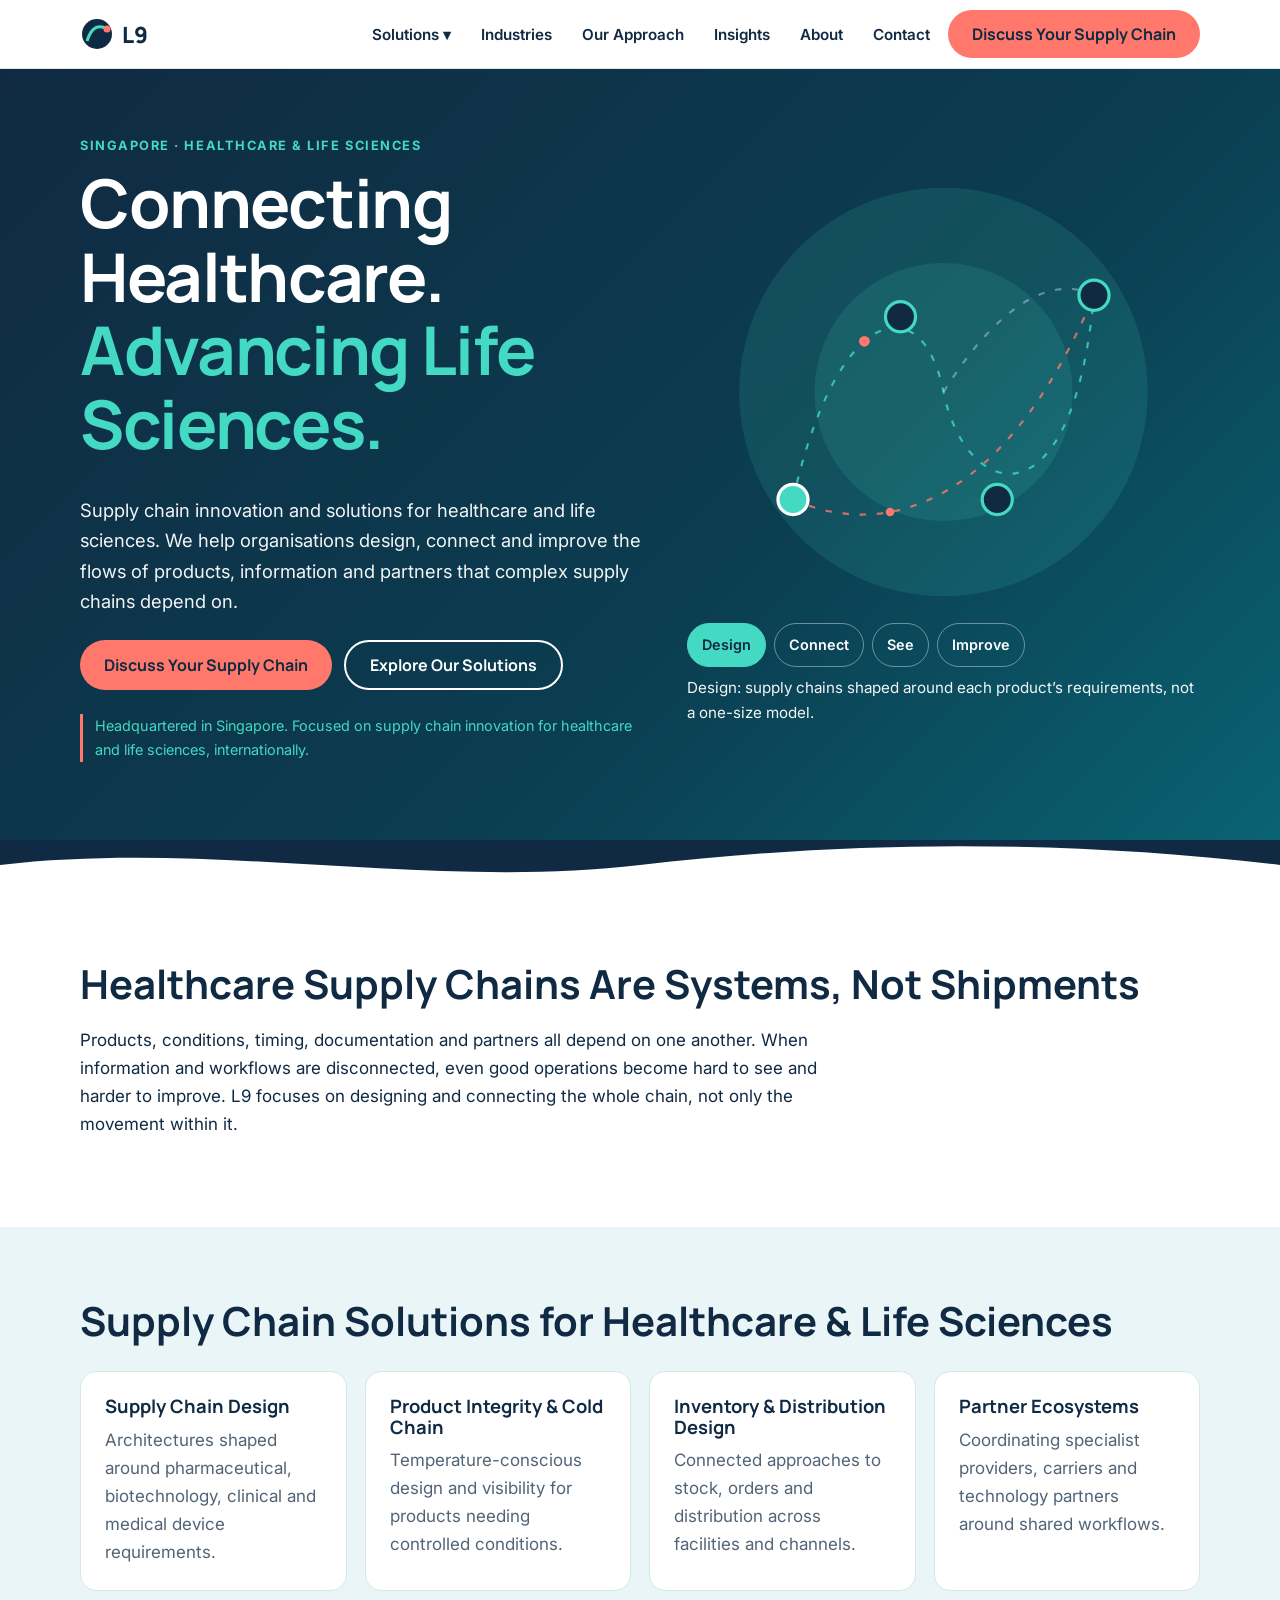
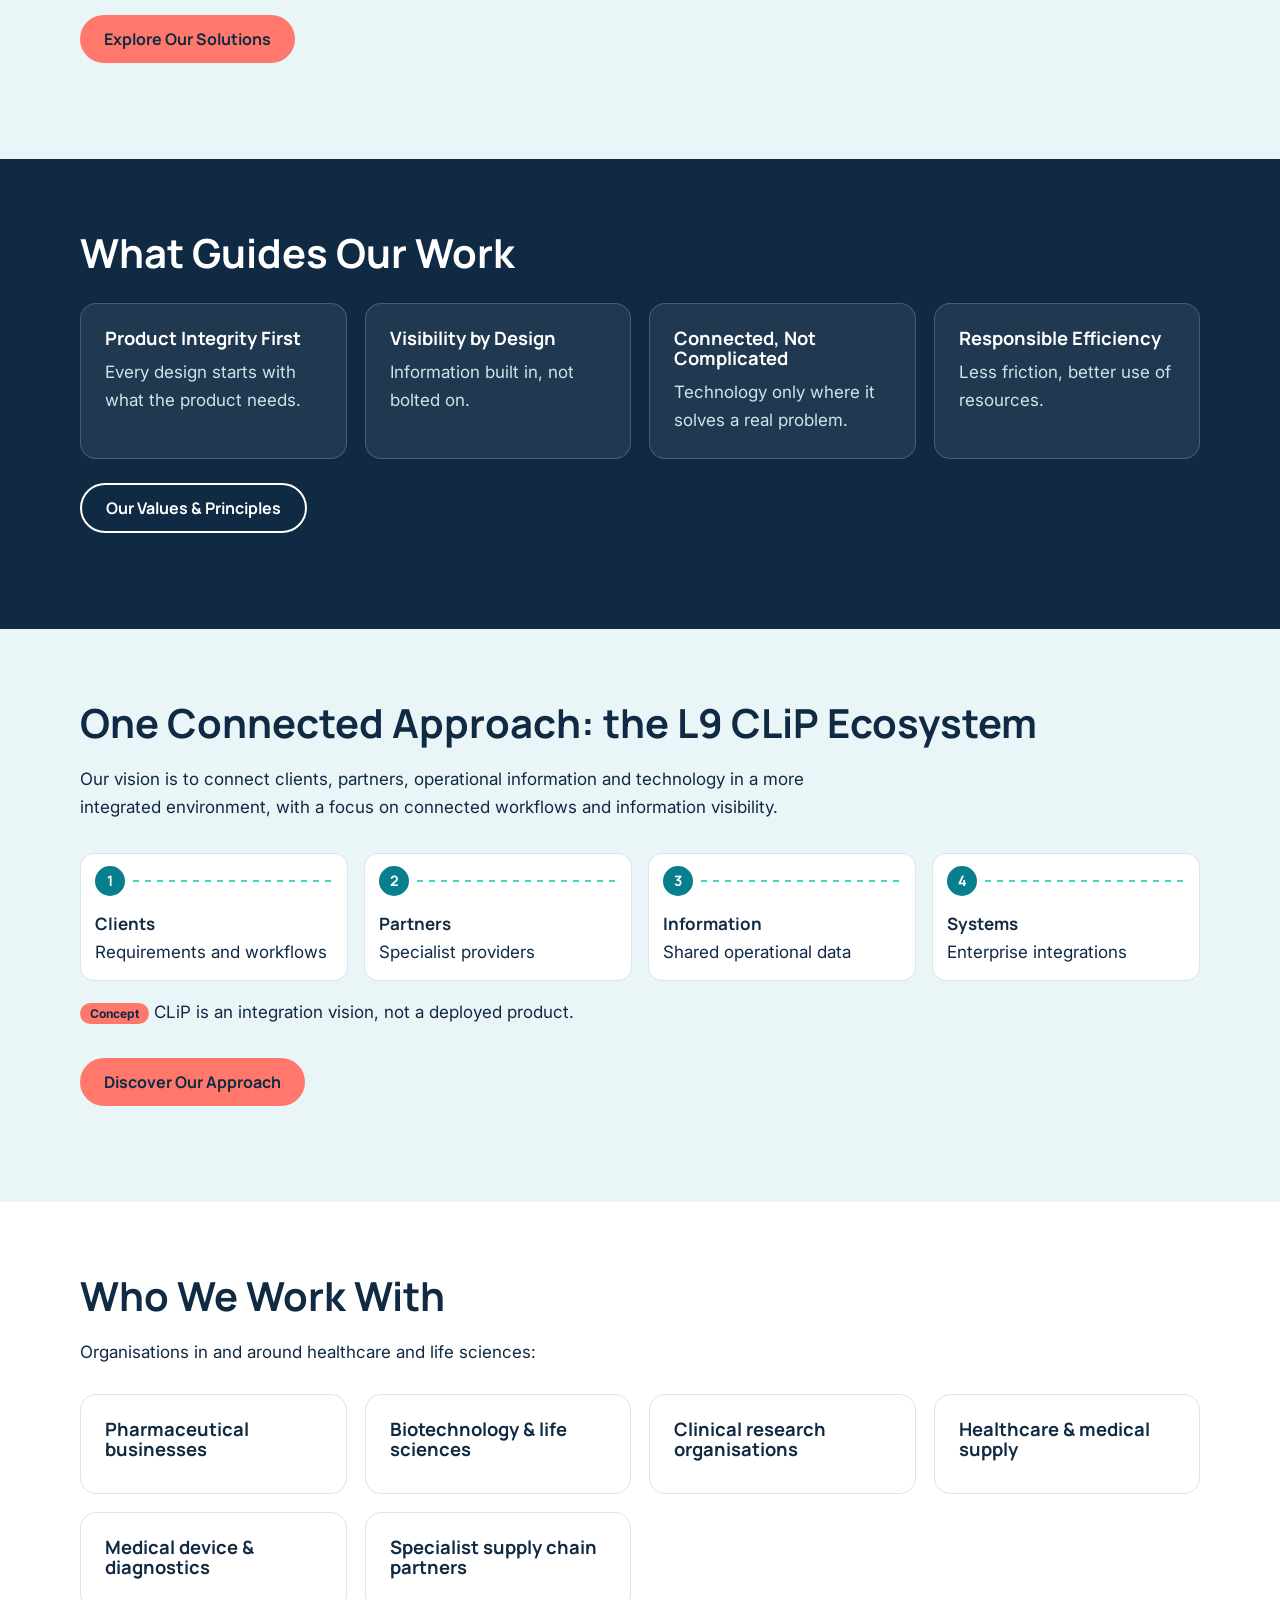
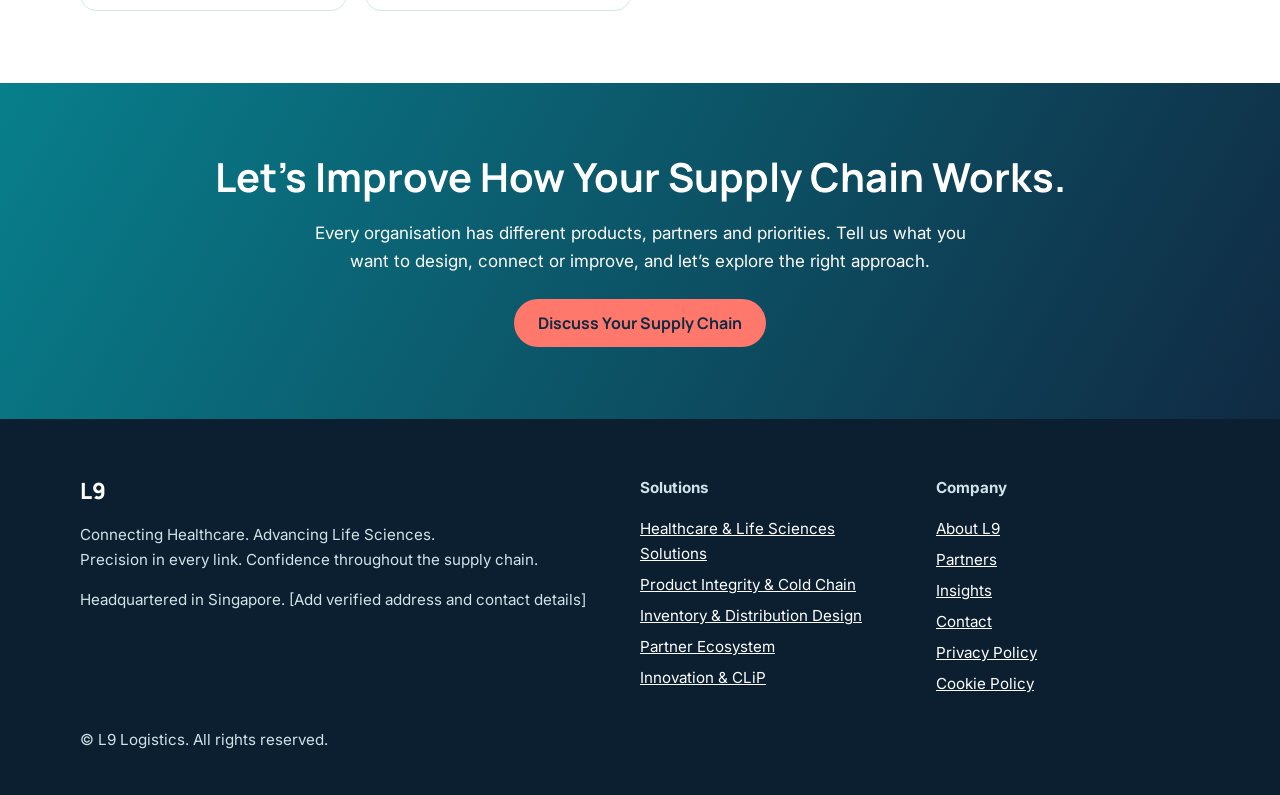
<file: index.html>
<!doctype html><html lang="en" class="nojs"><head><meta charset="utf-8"><meta name="viewport" content="width=device-width,initial-scale=1"><title>Healthcare & Life Sciences Supply Chain Innovation | L9</title><meta name="description" content="L9 designs and connects healthcare and life sciences supply chains through innovation, cold-chain solutions, inventory and distribution design and partner ecosystems. Based in Singapore."><link rel="canonical" href="https://YOUR-SITE.pages.dev/"><meta property="og:title" content="Healthcare & Life Sciences Supply Chain Innovation | L9"><meta property="og:description" content="L9 designs and connects healthcare and life sciences supply chains through innovation, cold-chain solutions, inventory and distribution design and partner ecosystems. Based in Singapore."><meta property="og:type" content="website"><meta property="og:url" content="https://YOUR-SITE.pages.dev/">
<link rel="icon" href="/favicon.svg"><link rel="preconnect" href="https://fonts.googleapis.com"><link rel="preconnect" href="https://fonts.gstatic.com" crossorigin><link rel="stylesheet" href="https://fonts.googleapis.com/css2?family=Inter:wght@400;600&family=Manrope:wght@700;800&display=swap"><link rel="stylesheet" href="/style.css"><script type="application/ld+json">{"@context":"https://schema.org","@graph":[{"@type":"Organization","name":"L9 Logistics","url":"https://YOUR-SITE.pages.dev/","description":"Singapore-headquartered supply chain innovation and solutions for healthcare and life sciences."},{"@type":"WebSite","name":"L9 Logistics","url":"https://YOUR-SITE.pages.dev/"}]}</script></head><body>
<a class="skip" href="#main">Skip to content</a><header><div class="w bar"><a class="logo" href="/" aria-label="L9 Logistics home"><svg width="34" height="34" viewBox="0 0 34 34" aria-hidden="true"><circle cx="17" cy="17" r="15" fill="#102A43"/><path d="M7 24 C12 8 20 8 27 12" stroke="#43D9C3" stroke-width="3" fill="none"/><circle cx="27" cy="12" r="3.5" fill="#FF786B"/></svg>L9</a>
<button class="mb" id="mb" aria-expanded="false" aria-controls="nv">Menu</button><nav id="nv" aria-label="Main"><ul><li class="dd"><button class="sb" aria-expanded="false">Solutions ▾</button><ul class="sub"><li><a href="/healthcare-life-sciences">Healthcare & Life Sciences Solutions</a></li><li><a href="/cold-chain">Product Integrity & Cold Chain</a></li><li><a href="/warehousing-distribution">Inventory & Distribution Design</a></li><li><a href="/integrated-network">Partner Ecosystem</a></li><li><a href="/technology-clip">Innovation & CLiP</a></li></ul></li>
<li><a href="/healthcare-life-sciences">Industries</a></li><li><a href="/about">Our Approach</a></li><li><a href="/insights">Insights</a></li><li><a href="/about">About</a></li><li><a href="/contact">Contact</a></li><li class="hdrbtn"><a class="btn" href="/contact">Discuss Your Supply Chain</a></li></ul></nav></div></header>
<main id="main"><div class="hero"><div class="w"><div><p class="eyebrow">Singapore · Healthcare &amp; Life Sciences</p><h1>Connecting Healthcare. <span>Advancing Life Sciences.</span></h1><p class="lead">Supply chain innovation and solutions for healthcare and life sciences. We help organisations design, connect and improve the flows of products, information and partners that complex supply chains depend on.</p><div class="row"><a class="btn" href="/contact">Discuss Your Supply Chain</a><a class="btn g" href="/healthcare-life-sciences">Explore Our Solutions</a></div><p class="trust">Headquartered in Singapore. Focused on supply chain innovation for healthcare and life sciences, internationally.</p></div>
<div><svg class="net" viewBox="0 0 400 400" role="img" aria-label="Animated network of storage, handling, distribution and information nodes connected by routes"><circle class="glow" cx="200" cy="200" r="190"/><circle class="glow" cx="200" cy="200" r="120"/>
<path class="r" d="M60 300 C100 120 180 100 200 200 S320 330 340 110"/><path class="r r2" d="M60 300 C150 340 260 300 340 110"/><path class="r r3" d="M200 200 C250 120 300 90 340 110"/>
<g><circle class="pl" cx="60" cy="300" r="12"/><circle class="nd on" data-n="design" cx="60" cy="300" r="14" tabindex="0"/></g>
<circle class="nd" data-n="connect" cx="160" cy="130" r="14"/><circle class="nd" data-n="visibility" cx="250" cy="300" r="14"/><circle class="nd" data-n="improve" cx="340" cy="110" r="14"/>
<circle class="sig" r="5"><animateMotion dur="6s" repeatCount="indefinite" path="M60 300 C100 120 180 100 200 200 S320 330 340 110"/></circle>
<circle class="sig" r="4" fill="#43D9C3"><animateMotion dur="7s" repeatCount="indefinite" path="M60 300 C150 340 260 300 340 110"/></circle></svg><div class="hs" role="group" aria-label="Explore our approach"><button data-n="design" aria-pressed="true">Design</button><button data-n="connect" aria-pressed="false">Connect</button><button data-n="visibility" aria-pressed="false">See</button><button data-n="improve" aria-pressed="false">Improve</button></div><p id="hst" aria-live="polite">Design: supply chains shaped around each product’s requirements, not a one-size model.</p></div></div></div><svg class="wave" viewBox="0 0 1200 50" preserveAspectRatio="none" aria-hidden="true" style="background:#102A43"><path d="M0 25 C200 0 400 50 600 25 S1000 0 1200 25 V50 H0Z" fill="#fff"/></svg><section class=""><div class="w"><h2 class="rv">Healthcare Supply Chains Are Systems, Not Shipments</h2><p class="rv" style="max-width:68ch">Products, conditions, timing, documentation and partners all depend on one another. When information and workflows are disconnected, even good operations become hard to see and harder to improve. L9 focuses on designing and connecting the whole chain, not only the movement within it.</p></div></section><section class="ice"><div class="w"><h2 class="rv">Supply Chain Solutions for Healthcare & Life Sciences</h2><p class="rv" style="max-width:68ch"></p><div class="grid"><div class="card rv"><h3>Supply Chain Design</h3><p>Architectures shaped around pharmaceutical, biotechnology, clinical and medical device requirements.</p></div><div class="card rv"><h3>Product Integrity & Cold Chain</h3><p>Temperature-conscious design and visibility for products needing controlled conditions.</p></div><div class="card rv"><h3>Inventory & Distribution Design</h3><p>Connected approaches to stock, orders and distribution across facilities and channels.</p></div><div class="card rv"><h3>Partner Ecosystems</h3><p>Coordinating specialist providers, carriers and technology partners around shared workflows.</p></div></div><p class="row"><a class="btn" href="/healthcare-life-sciences">Explore Our Solutions</a></p></div></section><section class="dark"><div class="w"><h2 class="rv">What Guides Our Work</h2><p class="rv" style="max-width:68ch"></p><div class="grid"><div class="card rv"><h3>Product Integrity First</h3><p>Every design starts with what the product needs.</p></div><div class="card rv"><h3>Visibility by Design</h3><p>Information built in, not bolted on.</p></div><div class="card rv"><h3>Connected, Not Complicated</h3><p>Technology only where it solves a real problem.</p></div><div class="card rv"><h3>Responsible Efficiency</h3><p>Less friction, better use of resources.</p></div></div><p class="row"><a class="btn g" href="/about">Our Values &amp; Principles</a></p></div></section><section class="ice"><div class="w"><h2 class="rv">One Connected Approach: the L9 CLiP Ecosystem</h2><p class="rv" style="max-width:68ch">Our vision is to connect clients, partners, operational information and technology in a more integrated environment, with a focus on connected workflows and information visibility.</p><ol class="flow"><li class="rv"><b>Clients</b>Requirements and workflows</li><li class="rv"><b>Partners</b>Specialist providers</li><li class="rv"><b>Information</b>Shared operational data</li><li class="rv"><b>Systems</b>Enterprise integrations</li></ol><p><span class="tag">Concept</span> CLiP is an integration vision, not a deployed product.</p><p class="row"><a class="btn" href="/technology-clip">Discover Our Approach</a></p></div></section><section class=""><div class="w"><h2 class="rv">Who We Work With</h2><p class="rv" style="max-width:68ch">Organisations in and around healthcare and life sciences:</p><div class="grid"><div class="card rv"><h3>Pharmaceutical businesses</h3><p></p></div><div class="card rv"><h3>Biotechnology & life sciences</h3><p></p></div><div class="card rv"><h3>Clinical research organisations</h3><p></p></div><div class="card rv"><h3>Healthcare & medical supply</h3><p></p></div><div class="card rv"><h3>Medical device & diagnostics</h3><p></p></div><div class="card rv"><h3>Specialist supply chain partners</h3><p></p></div></div></div></section><section class="cta"><div class="w"><h2 class="rv">Let’s Improve How Your Supply Chain Works.</h2><p>Every organisation has different products, partners and priorities. Tell us what you want to design, connect or improve, and let’s explore the right approach.</p><a class="btn" href="/contact">Discuss Your Supply Chain</a></div></section></main>
<footer><div class="w fg"><div><div class="logo" style="color:#fff">L9</div><p>Connecting Healthcare. Advancing Life Sciences.<br>Precision in every link. Confidence throughout the supply chain.</p><p>Headquartered in Singapore. [Add verified address and contact details]</p></div><div><b>Solutions</b><ul><li><a href="/healthcare-life-sciences">Healthcare & Life Sciences Solutions</a></li><li><a href="/cold-chain">Product Integrity & Cold Chain</a></li><li><a href="/warehousing-distribution">Inventory & Distribution Design</a></li><li><a href="/integrated-network">Partner Ecosystem</a></li><li><a href="/technology-clip">Innovation & CLiP</a></li></ul></div><div><b>Company</b><ul><li><a href="/about">About L9</a></li><li><a href="/partners">Partners</a></li><li><a href="/insights">Insights</a></li><li><a href="/contact">Contact</a></li><li><a href="/privacy">Privacy Policy</a></li><li><a href="/cookies">Cookie Policy</a></li></ul></div></div><div class="w"><p>© L9 Logistics. All rights reserved.</p></div></footer><script src="/script.js"></script></body></html>
</file>
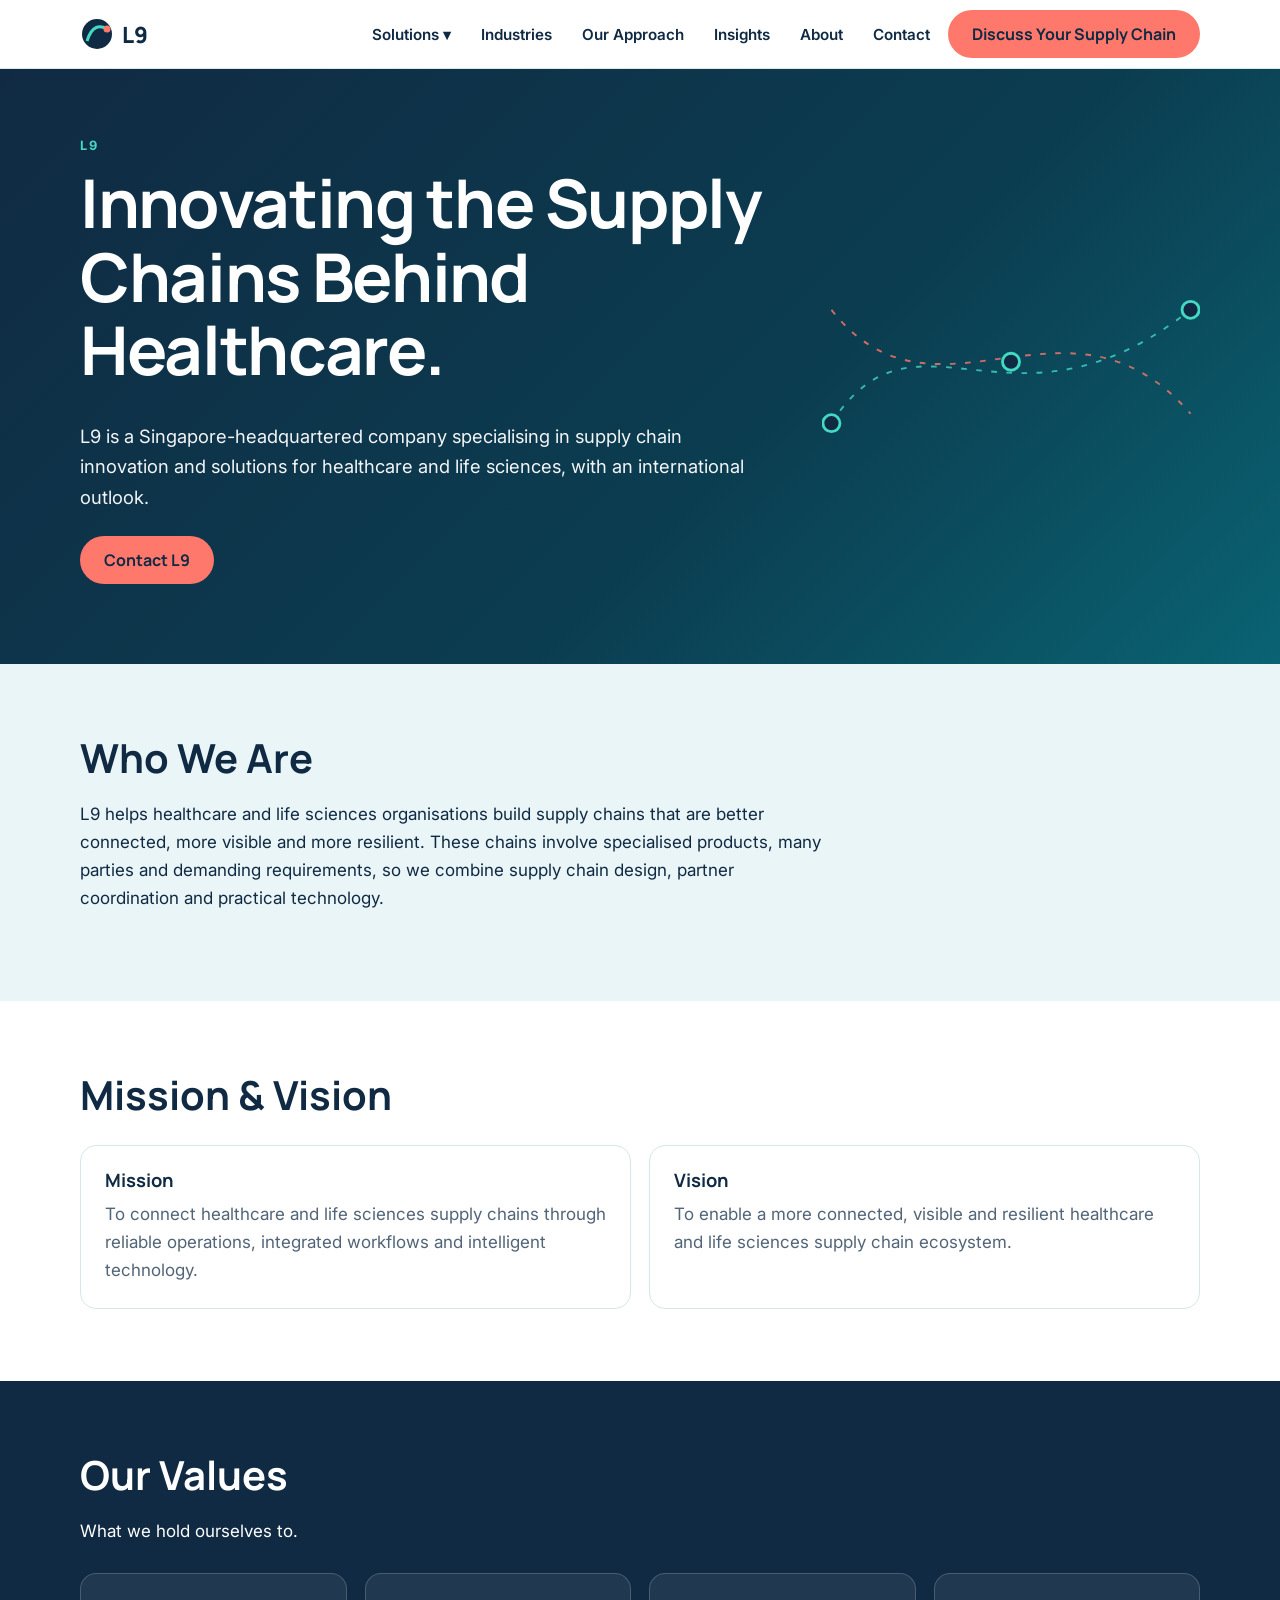
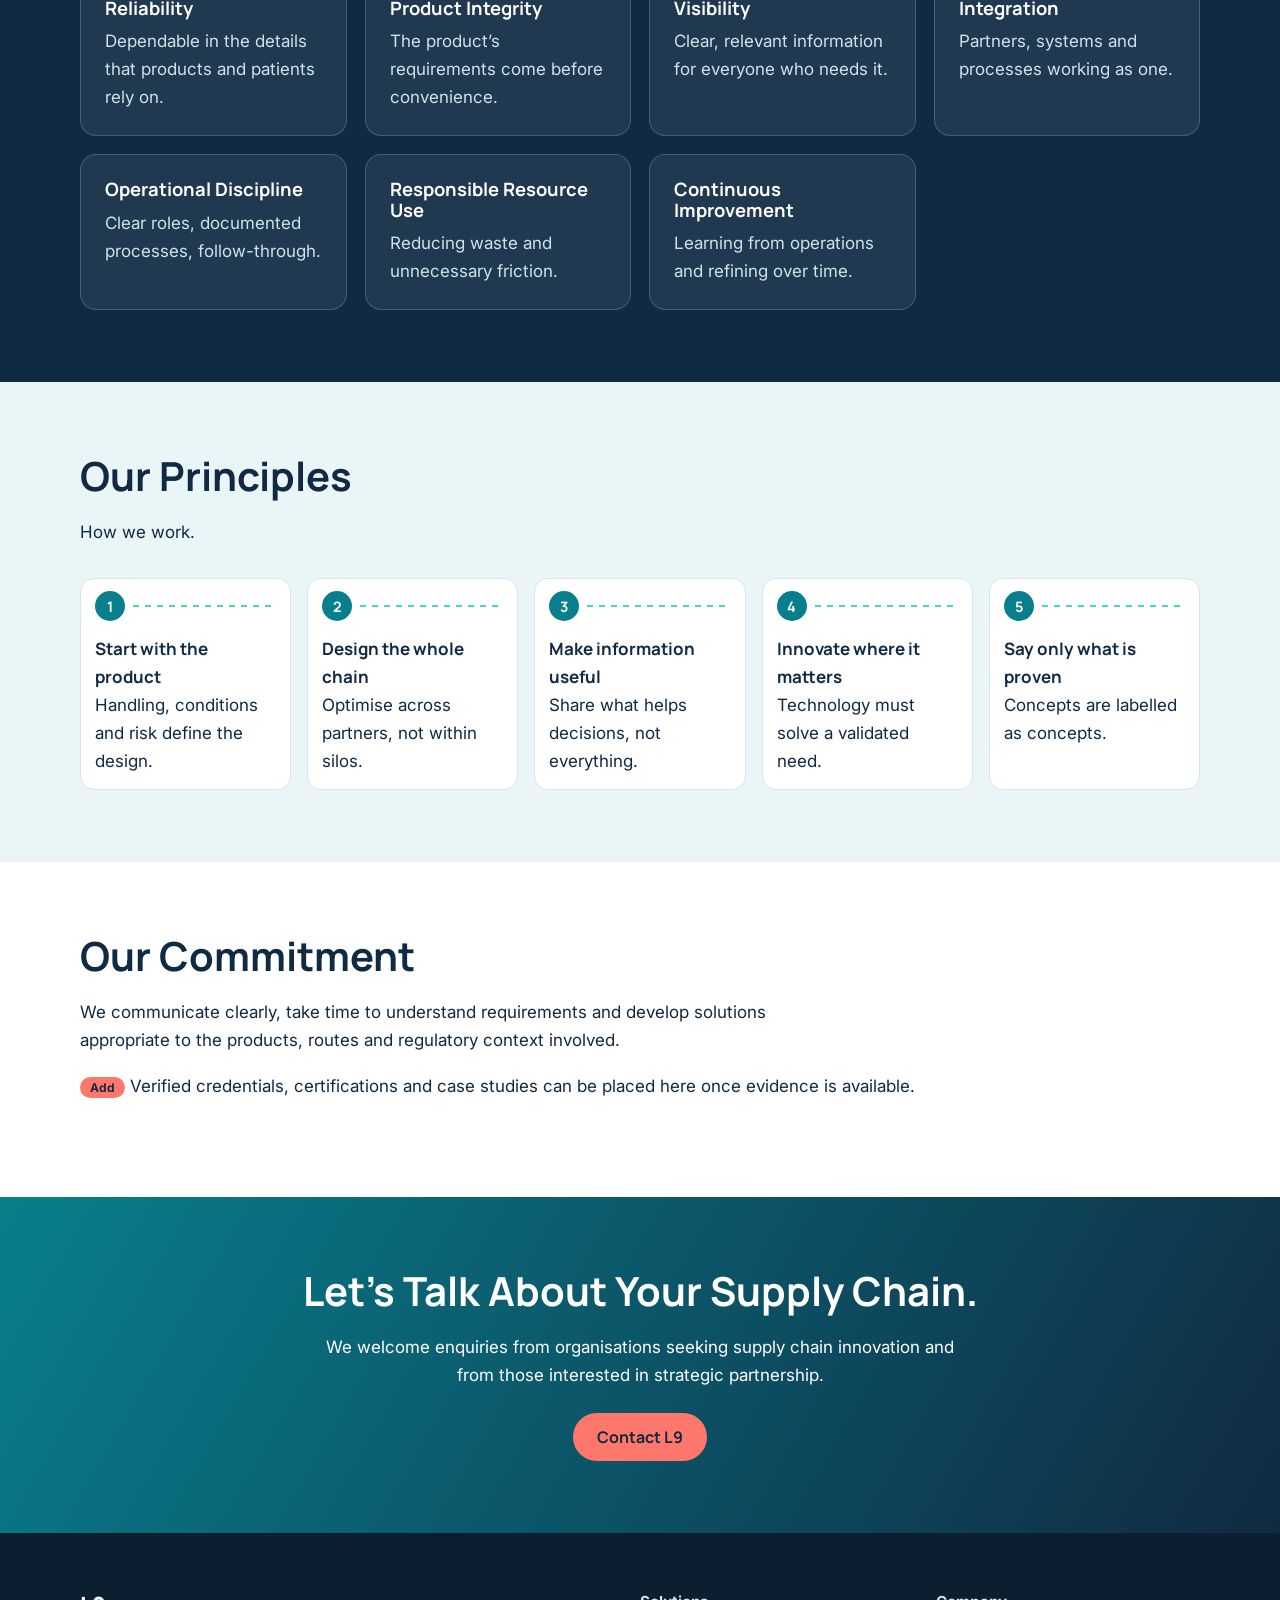
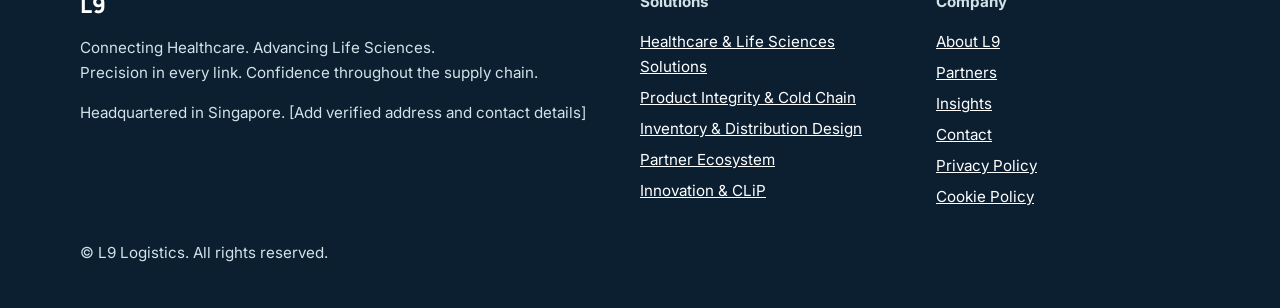
<file: about.html>
<!doctype html><html lang="en" class="nojs"><head><meta charset="utf-8"><meta name="viewport" content="width=device-width,initial-scale=1"><title>About L9 | Supply Chain Innovation for Healthcare & Life Sciences</title><meta name="description" content="Learn about L9, a Singapore-headquartered company specialising in supply chain innovation and solutions for healthcare and life sciences, including our mission, values and principles."><link rel="canonical" href="https://YOUR-SITE.pages.dev/about"><meta property="og:title" content="About L9 | Supply Chain Innovation for Healthcare & Life Sciences"><meta property="og:description" content="Learn about L9, a Singapore-headquartered company specialising in supply chain innovation and solutions for healthcare and life sciences, including our mission, values and principles."><meta property="og:type" content="website"><meta property="og:url" content="https://YOUR-SITE.pages.dev/about">
<link rel="icon" href="/favicon.svg"><link rel="preconnect" href="https://fonts.googleapis.com"><link rel="preconnect" href="https://fonts.gstatic.com" crossorigin><link rel="stylesheet" href="https://fonts.googleapis.com/css2?family=Inter:wght@400;600&family=Manrope:wght@700;800&display=swap"><link rel="stylesheet" href="/style.css"><script type="application/ld+json">{"@context":"https://schema.org","@graph":[{"@type":"Organization","name":"L9 Logistics","url":"https://YOUR-SITE.pages.dev/","description":"Singapore-headquartered supply chain innovation and solutions for healthcare and life sciences."},{"@type":"WebSite","name":"L9 Logistics","url":"https://YOUR-SITE.pages.dev/"}]}</script></head><body>
<a class="skip" href="#main">Skip to content</a><header><div class="w bar"><a class="logo" href="/" aria-label="L9 Logistics home"><svg width="34" height="34" viewBox="0 0 34 34" aria-hidden="true"><circle cx="17" cy="17" r="15" fill="#102A43"/><path d="M7 24 C12 8 20 8 27 12" stroke="#43D9C3" stroke-width="3" fill="none"/><circle cx="27" cy="12" r="3.5" fill="#FF786B"/></svg>L9</a>
<button class="mb" id="mb" aria-expanded="false" aria-controls="nv">Menu</button><nav id="nv" aria-label="Main"><ul><li class="dd"><button class="sb" aria-expanded="false">Solutions ▾</button><ul class="sub"><li><a href="/healthcare-life-sciences">Healthcare & Life Sciences Solutions</a></li><li><a href="/cold-chain">Product Integrity & Cold Chain</a></li><li><a href="/warehousing-distribution">Inventory & Distribution Design</a></li><li><a href="/integrated-network">Partner Ecosystem</a></li><li><a href="/technology-clip">Innovation & CLiP</a></li></ul></li>
<li><a href="/healthcare-life-sciences">Industries</a></li><li><a href="/about">Our Approach</a></li><li><a href="/insights">Insights</a></li><li><a href="/about">About</a></li><li><a href="/contact">Contact</a></li><li class="hdrbtn"><a class="btn" href="/contact">Discuss Your Supply Chain</a></li></ul></nav></div></header>
<main id="main"><div class="hero sm"><div class="w"><div><p class="eyebrow">L9</p><h1>Innovating the Supply Chains Behind Healthcare.</h1><p class="lead">L9 is a Singapore-headquartered company specialising in supply chain innovation and solutions for healthcare and life sciences, with an international outlook.</p><div class="row"><a class="btn" href="/contact">Contact L9</a></div></div><svg class="net" viewBox="0 0 400 200" aria-hidden="true"><path class="r" d="M10 160 C100 20 200 190 390 40"/><path class="r r2" d="M10 40 C120 180 260 0 390 150"/><circle class="nd" cx="10" cy="160" r="9"/><circle class="nd" cx="390" cy="40" r="9"/><circle class="nd" cx="200" cy="95" r="9"/></svg></div></div><section class="ice"><div class="w"><h2 class="rv">Who We Are</h2><p class="rv" style="max-width:68ch">L9 helps healthcare and life sciences organisations build supply chains that are better connected, more visible and more resilient. These chains involve specialised products, many parties and demanding requirements, so we combine supply chain design, partner coordination and practical technology.</p></div></section><section class=""><div class="w"><h2 class="rv">Mission & Vision</h2><p class="rv" style="max-width:68ch"></p><div class="grid"><div class="card rv"><h3>Mission</h3><p>To connect healthcare and life sciences supply chains through reliable operations, integrated workflows and intelligent technology.</p></div><div class="card rv"><h3>Vision</h3><p>To enable a more connected, visible and resilient healthcare and life sciences supply chain ecosystem.</p></div></div></div></section><section class="dark"><div class="w"><h2 class="rv">Our Values</h2><p class="rv" style="max-width:68ch">What we hold ourselves to.</p><div class="grid"><div class="card rv"><h3>Reliability</h3><p>Dependable in the details that products and patients rely on.</p></div><div class="card rv"><h3>Product Integrity</h3><p>The product’s requirements come before convenience.</p></div><div class="card rv"><h3>Visibility</h3><p>Clear, relevant information for everyone who needs it.</p></div><div class="card rv"><h3>Integration</h3><p>Partners, systems and processes working as one.</p></div><div class="card rv"><h3>Operational Discipline</h3><p>Clear roles, documented processes, follow-through.</p></div><div class="card rv"><h3>Responsible Resource Use</h3><p>Reducing waste and unnecessary friction.</p></div><div class="card rv"><h3>Continuous Improvement</h3><p>Learning from operations and refining over time.</p></div></div></div></section><section class="ice"><div class="w"><h2 class="rv">Our Principles</h2><p class="rv" style="max-width:68ch">How we work.</p><ol class="flow"><li class="rv"><b>Start with the product</b>Handling, conditions and risk define the design.</li><li class="rv"><b>Design the whole chain</b>Optimise across partners, not within silos.</li><li class="rv"><b>Make information useful</b>Share what helps decisions, not everything.</li><li class="rv"><b>Innovate where it matters</b>Technology must solve a validated need.</li><li class="rv"><b>Say only what is proven</b>Concepts are labelled as concepts.</li></ol></div></section><section class=""><div class="w"><h2 class="rv">Our Commitment</h2><p class="rv" style="max-width:68ch">We communicate clearly, take time to understand requirements and develop solutions appropriate to the products, routes and regulatory context involved.</p><p><span class='tag'>Add</span> Verified credentials, certifications and case studies can be placed here once evidence is available.</p></div></section><section class="cta"><div class="w"><h2 class="rv">Let’s Talk About Your Supply Chain.</h2><p>We welcome enquiries from organisations seeking supply chain innovation and from those interested in strategic partnership.</p><a class="btn" href="/contact">Contact L9</a></div></section></main>
<footer><div class="w fg"><div><div class="logo" style="color:#fff">L9</div><p>Connecting Healthcare. Advancing Life Sciences.<br>Precision in every link. Confidence throughout the supply chain.</p><p>Headquartered in Singapore. [Add verified address and contact details]</p></div><div><b>Solutions</b><ul><li><a href="/healthcare-life-sciences">Healthcare & Life Sciences Solutions</a></li><li><a href="/cold-chain">Product Integrity & Cold Chain</a></li><li><a href="/warehousing-distribution">Inventory & Distribution Design</a></li><li><a href="/integrated-network">Partner Ecosystem</a></li><li><a href="/technology-clip">Innovation & CLiP</a></li></ul></div><div><b>Company</b><ul><li><a href="/about">About L9</a></li><li><a href="/partners">Partners</a></li><li><a href="/insights">Insights</a></li><li><a href="/contact">Contact</a></li><li><a href="/privacy">Privacy Policy</a></li><li><a href="/cookies">Cookie Policy</a></li></ul></div></div><div class="w"><p>© L9 Logistics. All rights reserved.</p></div></footer><script src="/script.js"></script></body></html>
</file>
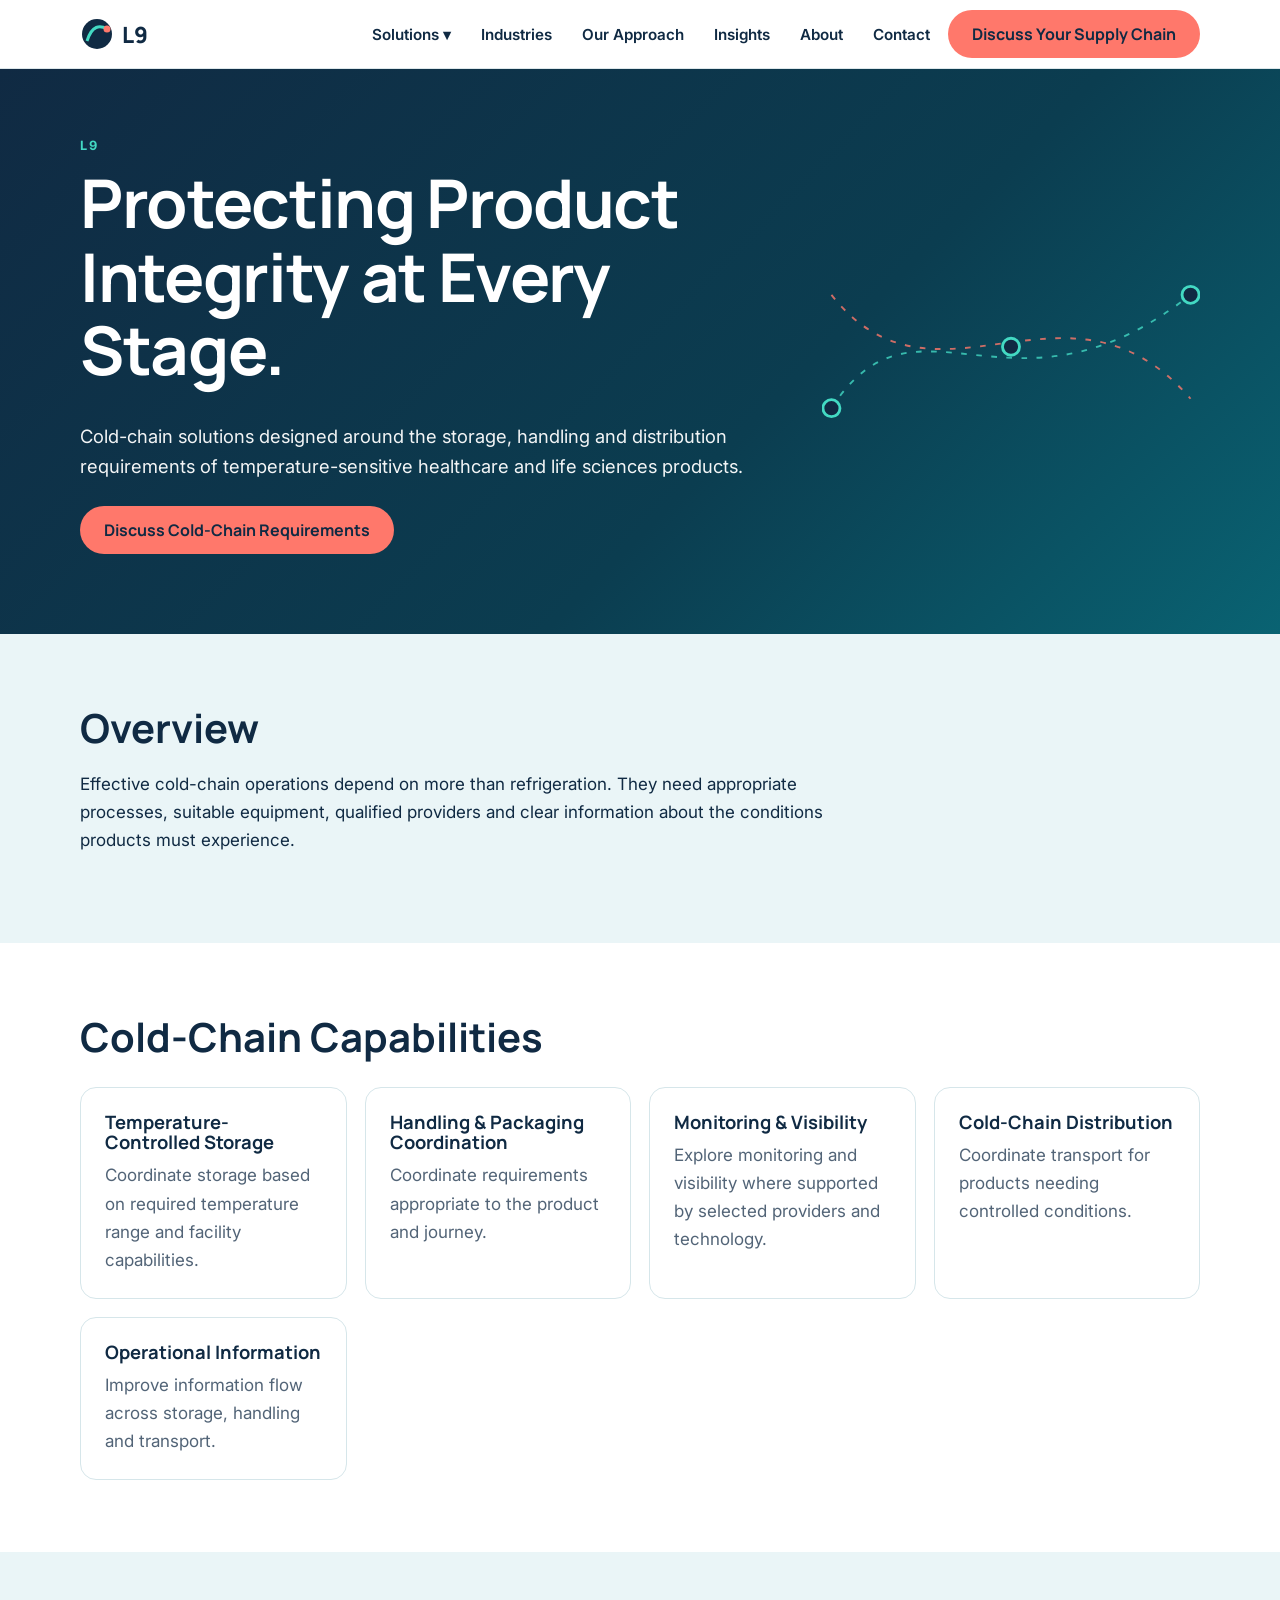
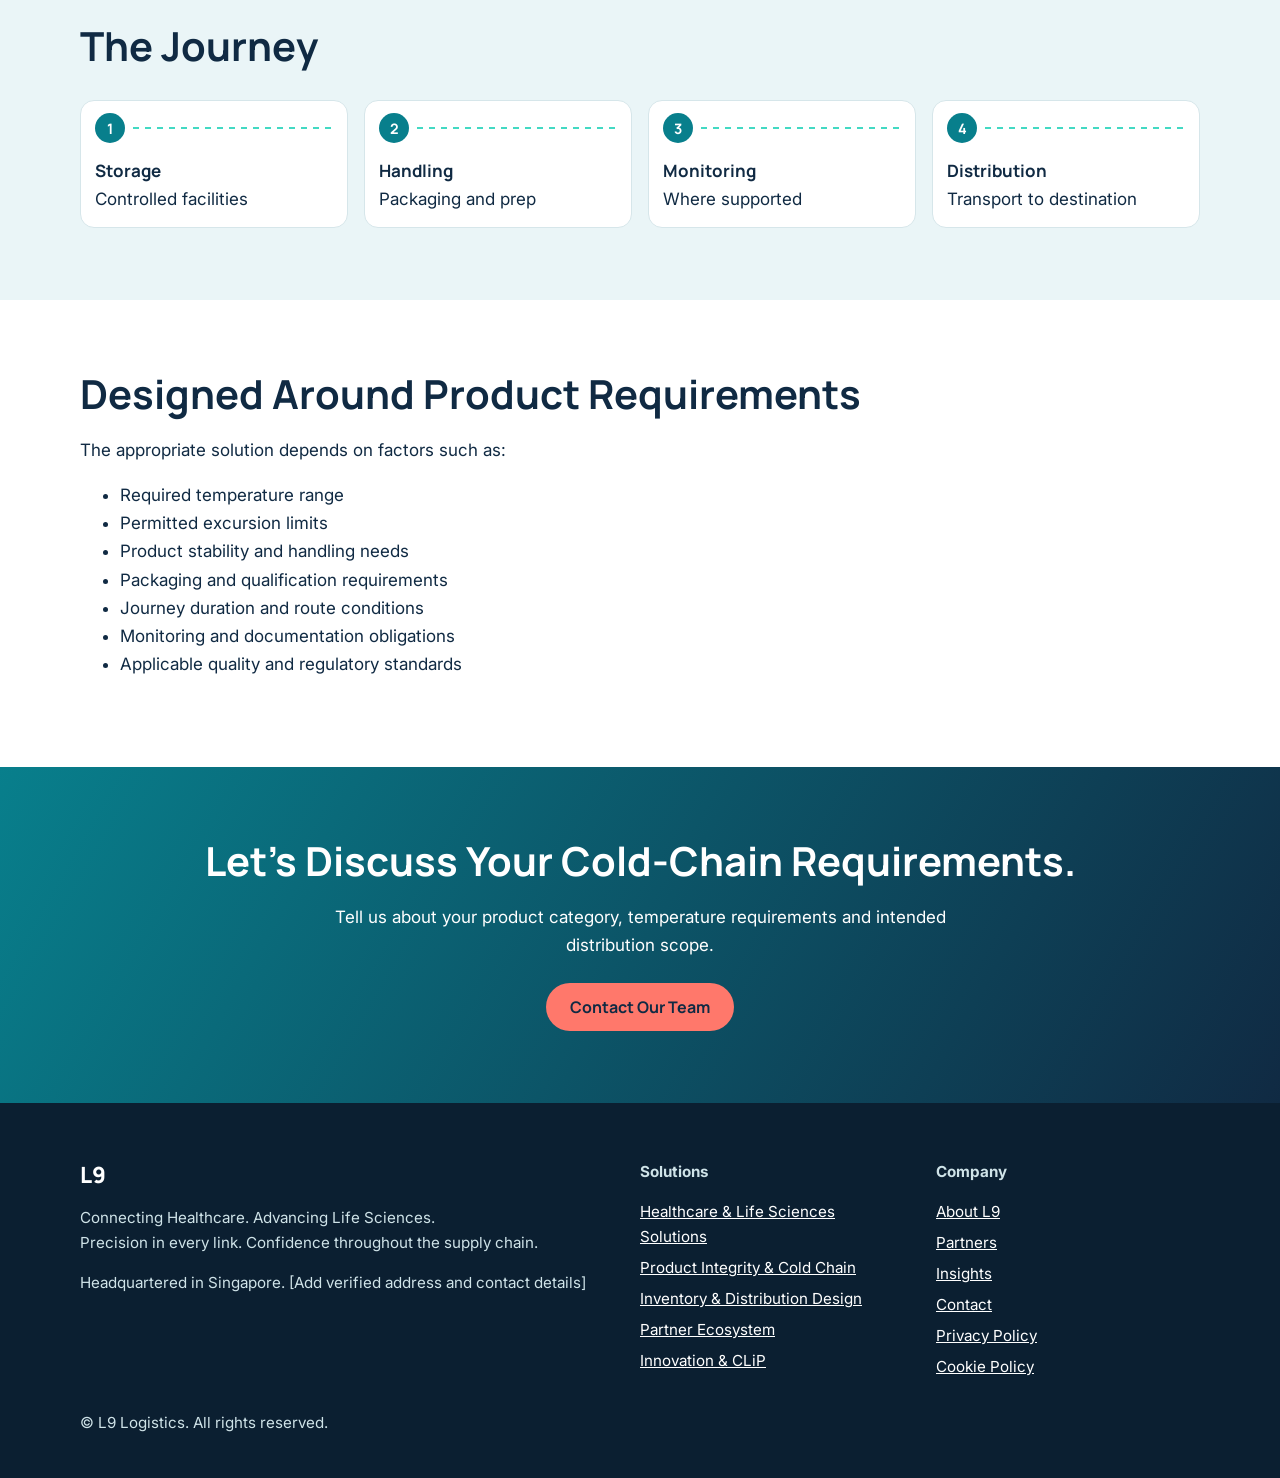
<file: cold-chain.html>
<!doctype html><html lang="en" class="nojs"><head><meta charset="utf-8"><meta name="viewport" content="width=device-width,initial-scale=1"><title>Pharmaceutical Cold Chain Solutions | L9</title><meta name="description" content="Explore temperature-controlled logistics coordination, cold-chain storage, handling, monitoring and distribution support for healthcare and life sciences products."><link rel="canonical" href="https://YOUR-SITE.pages.dev/cold-chain"><meta property="og:title" content="Pharmaceutical Cold Chain Solutions | L9"><meta property="og:description" content="Explore temperature-controlled logistics coordination, cold-chain storage, handling, monitoring and distribution support for healthcare and life sciences products."><meta property="og:type" content="website"><meta property="og:url" content="https://YOUR-SITE.pages.dev/cold-chain">
<link rel="icon" href="/favicon.svg"><link rel="preconnect" href="https://fonts.googleapis.com"><link rel="preconnect" href="https://fonts.gstatic.com" crossorigin><link rel="stylesheet" href="https://fonts.googleapis.com/css2?family=Inter:wght@400;600&family=Manrope:wght@700;800&display=swap"><link rel="stylesheet" href="/style.css"><script type="application/ld+json">{"@context":"https://schema.org","@graph":[{"@type":"Organization","name":"L9 Logistics","url":"https://YOUR-SITE.pages.dev/","description":"Singapore-headquartered supply chain innovation and solutions for healthcare and life sciences."},{"@type":"WebSite","name":"L9 Logistics","url":"https://YOUR-SITE.pages.dev/"}]}</script></head><body>
<a class="skip" href="#main">Skip to content</a><header><div class="w bar"><a class="logo" href="/" aria-label="L9 Logistics home"><svg width="34" height="34" viewBox="0 0 34 34" aria-hidden="true"><circle cx="17" cy="17" r="15" fill="#102A43"/><path d="M7 24 C12 8 20 8 27 12" stroke="#43D9C3" stroke-width="3" fill="none"/><circle cx="27" cy="12" r="3.5" fill="#FF786B"/></svg>L9</a>
<button class="mb" id="mb" aria-expanded="false" aria-controls="nv">Menu</button><nav id="nv" aria-label="Main"><ul><li class="dd"><button class="sb" aria-expanded="false">Solutions ▾</button><ul class="sub"><li><a href="/healthcare-life-sciences">Healthcare & Life Sciences Solutions</a></li><li><a href="/cold-chain">Product Integrity & Cold Chain</a></li><li><a href="/warehousing-distribution">Inventory & Distribution Design</a></li><li><a href="/integrated-network">Partner Ecosystem</a></li><li><a href="/technology-clip">Innovation & CLiP</a></li></ul></li>
<li><a href="/healthcare-life-sciences">Industries</a></li><li><a href="/about">Our Approach</a></li><li><a href="/insights">Insights</a></li><li><a href="/about">About</a></li><li><a href="/contact">Contact</a></li><li class="hdrbtn"><a class="btn" href="/contact">Discuss Your Supply Chain</a></li></ul></nav></div></header>
<main id="main"><div class="hero sm"><div class="w"><div><p class="eyebrow">L9</p><h1>Protecting Product Integrity at Every Stage.</h1><p class="lead">Cold-chain solutions designed around the storage, handling and distribution requirements of temperature-sensitive healthcare and life sciences products.</p><div class="row"><a class="btn" href="/contact">Discuss Cold-Chain Requirements</a></div></div><svg class="net" viewBox="0 0 400 200" aria-hidden="true"><path class="r" d="M10 160 C100 20 200 190 390 40"/><path class="r r2" d="M10 40 C120 180 260 0 390 150"/><circle class="nd" cx="10" cy="160" r="9"/><circle class="nd" cx="390" cy="40" r="9"/><circle class="nd" cx="200" cy="95" r="9"/></svg></div></div><section class="ice"><div class="w"><h2 class="rv">Overview</h2><p class="rv" style="max-width:68ch">Effective cold-chain operations depend on more than refrigeration. They need appropriate processes, suitable equipment, qualified providers and clear information about the conditions products must experience.</p></div></section><section class=""><div class="w"><h2 class="rv">Cold-Chain Capabilities</h2><p class="rv" style="max-width:68ch"></p><div class="grid"><div class="card rv"><h3>Temperature-Controlled Storage</h3><p>Coordinate storage based on required temperature range and facility capabilities.</p></div><div class="card rv"><h3>Handling & Packaging Coordination</h3><p>Coordinate requirements appropriate to the product and journey.</p></div><div class="card rv"><h3>Monitoring & Visibility</h3><p>Explore monitoring and visibility where supported by selected providers and technology.</p></div><div class="card rv"><h3>Cold-Chain Distribution</h3><p>Coordinate transport for products needing controlled conditions.</p></div><div class="card rv"><h3>Operational Information</h3><p>Improve information flow across storage, handling and transport.</p></div></div></div></section><section class="ice"><div class="w"><h2 class="rv">The Journey</h2><p class="rv" style="max-width:68ch"></p><ol class="flow"><li class="rv"><b>Storage</b>Controlled facilities</li><li class="rv"><b>Handling</b>Packaging and prep</li><li class="rv"><b>Monitoring</b>Where supported</li><li class="rv"><b>Distribution</b>Transport to destination</li></ol></div></section><section class=""><div class="w"><h2 class="rv">Designed Around Product Requirements</h2><p class="rv" style="max-width:68ch">The appropriate solution depends on factors such as:</p><ul><li>Required temperature range</li><li>Permitted excursion limits</li><li>Product stability and handling needs</li><li>Packaging and qualification requirements</li><li>Journey duration and route conditions</li><li>Monitoring and documentation obligations</li><li>Applicable quality and regulatory standards</li></ul></div></section><section class="cta"><div class="w"><h2 class="rv">Let’s Discuss Your Cold-Chain Requirements.</h2><p>Tell us about your product category, temperature requirements and intended distribution scope.</p><a class="btn" href="/contact">Contact Our Team</a></div></section></main>
<footer><div class="w fg"><div><div class="logo" style="color:#fff">L9</div><p>Connecting Healthcare. Advancing Life Sciences.<br>Precision in every link. Confidence throughout the supply chain.</p><p>Headquartered in Singapore. [Add verified address and contact details]</p></div><div><b>Solutions</b><ul><li><a href="/healthcare-life-sciences">Healthcare & Life Sciences Solutions</a></li><li><a href="/cold-chain">Product Integrity & Cold Chain</a></li><li><a href="/warehousing-distribution">Inventory & Distribution Design</a></li><li><a href="/integrated-network">Partner Ecosystem</a></li><li><a href="/technology-clip">Innovation & CLiP</a></li></ul></div><div><b>Company</b><ul><li><a href="/about">About L9</a></li><li><a href="/partners">Partners</a></li><li><a href="/insights">Insights</a></li><li><a href="/contact">Contact</a></li><li><a href="/privacy">Privacy Policy</a></li><li><a href="/cookies">Cookie Policy</a></li></ul></div></div><div class="w"><p>© L9 Logistics. All rights reserved.</p></div></footer><script src="/script.js"></script></body></html>
</file>
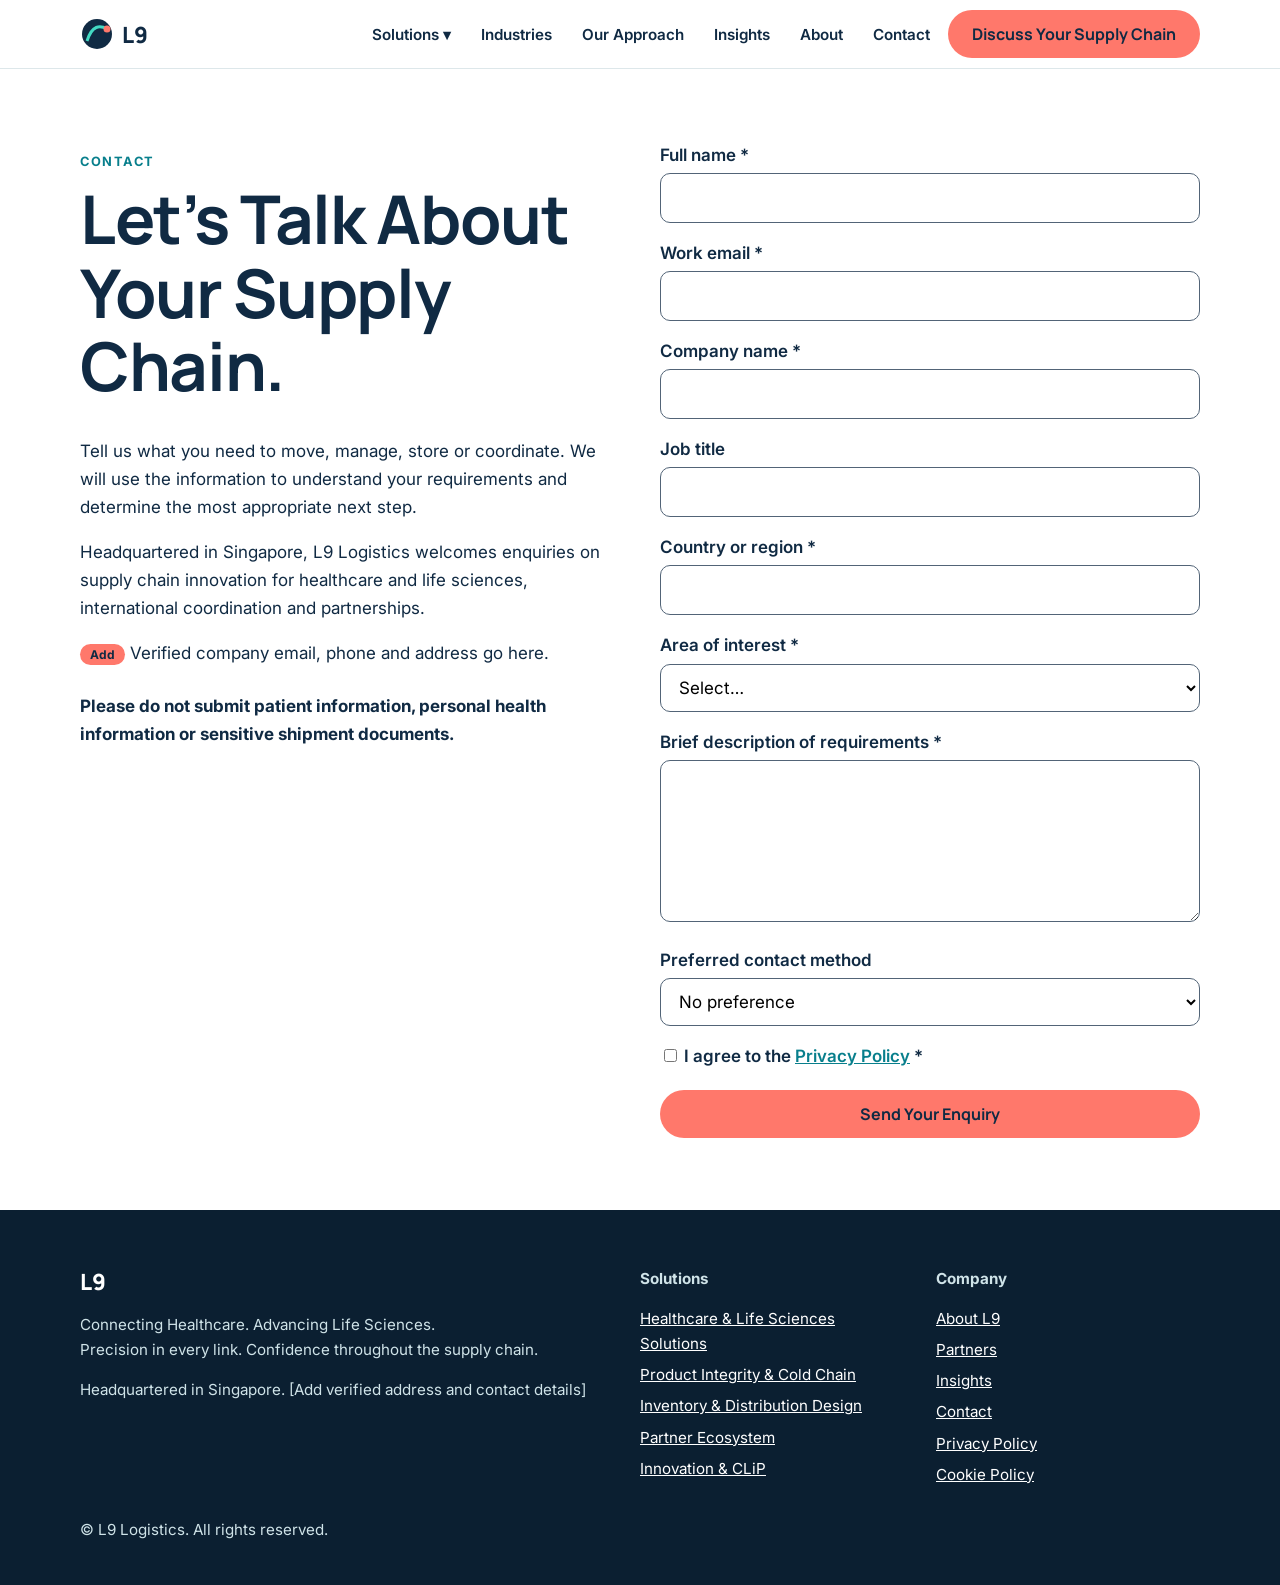
<file: contact.html>
<!doctype html><html lang="en" class="nojs"><head><meta charset="utf-8"><meta name="viewport" content="width=device-width,initial-scale=1"><title>Contact L9 | Healthcare & Life Sciences Supply Chain Innovation</title><meta name="description" content="Contact L9 Logistics to discuss healthcare and life sciences logistics, cold-chain requirements, warehousing, distribution or partnership opportunities."><link rel="canonical" href="https://YOUR-SITE.pages.dev/contact"><meta property="og:title" content="Contact L9 | Healthcare & Life Sciences Supply Chain Innovation"><meta property="og:description" content="Contact L9 Logistics to discuss healthcare and life sciences logistics, cold-chain requirements, warehousing, distribution or partnership opportunities."><meta property="og:type" content="website"><meta property="og:url" content="https://YOUR-SITE.pages.dev/contact">
<link rel="icon" href="/favicon.svg"><link rel="preconnect" href="https://fonts.googleapis.com"><link rel="preconnect" href="https://fonts.gstatic.com" crossorigin><link rel="stylesheet" href="https://fonts.googleapis.com/css2?family=Inter:wght@400;600&family=Manrope:wght@700;800&display=swap"><link rel="stylesheet" href="/style.css"><script type="application/ld+json">{"@context":"https://schema.org","@graph":[{"@type":"Organization","name":"L9 Logistics","url":"https://YOUR-SITE.pages.dev/","description":"Singapore-headquartered supply chain innovation and solutions for healthcare and life sciences."},{"@type":"WebSite","name":"L9 Logistics","url":"https://YOUR-SITE.pages.dev/"}]}</script></head><body>
<a class="skip" href="#main">Skip to content</a><header><div class="w bar"><a class="logo" href="/" aria-label="L9 Logistics home"><svg width="34" height="34" viewBox="0 0 34 34" aria-hidden="true"><circle cx="17" cy="17" r="15" fill="#102A43"/><path d="M7 24 C12 8 20 8 27 12" stroke="#43D9C3" stroke-width="3" fill="none"/><circle cx="27" cy="12" r="3.5" fill="#FF786B"/></svg>L9</a>
<button class="mb" id="mb" aria-expanded="false" aria-controls="nv">Menu</button><nav id="nv" aria-label="Main"><ul><li class="dd"><button class="sb" aria-expanded="false">Solutions ▾</button><ul class="sub"><li><a href="/healthcare-life-sciences">Healthcare & Life Sciences Solutions</a></li><li><a href="/cold-chain">Product Integrity & Cold Chain</a></li><li><a href="/warehousing-distribution">Inventory & Distribution Design</a></li><li><a href="/integrated-network">Partner Ecosystem</a></li><li><a href="/technology-clip">Innovation & CLiP</a></li></ul></li>
<li><a href="/healthcare-life-sciences">Industries</a></li><li><a href="/about">Our Approach</a></li><li><a href="/insights">Insights</a></li><li><a href="/about">About</a></li><li><a href="/contact">Contact</a></li><li class="hdrbtn"><a class="btn" href="/contact">Discuss Your Supply Chain</a></li></ul></nav></div></header>
<main id="main"><section><div class="w two"><div><p class="eyebrow" style="color:var(--t)">Contact</p><h1>Let’s Talk About Your Supply Chain.</h1><p>Tell us what you need to move, manage, store or coordinate. We will use the information to understand your requirements and determine the most appropriate next step.</p><p>Headquartered in Singapore, L9 Logistics welcomes enquiries on supply chain innovation for healthcare and life sciences, international coordination and partnerships.</p><p><span class="tag">Add</span> Verified company email, phone and address go here.</p><p><b>Please do not submit patient information, personal health information or sensitive shipment documents.</b></p></div>
<form id="cf" novalidate><div><label for="name">Full name *</label><input id="name" name="name" type="text" required ><span class="err"></span></div><div><label for="email">Work email *</label><input id="email" name="email" type="email" required ><span class="err"></span></div><div><label for="company">Company name *</label><input id="company" name="company" type="text" required ><span class="err"></span></div><div><label for="title">Job title</label><input id="title" name="title" type="text"  ><span class="err"></span></div><div><label for="country">Country or region *</label><input id="country" name="country" type="text" required ><span class="err"></span></div>
<div><label for="interest">Area of interest *</label><select id="interest" name="interest" required><option value="">Select…</option><option>Pharmaceutical logistics</option><option>Healthcare & life sciences logistics</option><option>Cold chain & specialised handling</option><option>Warehousing & distribution</option><option>Integrated logistics networks</option><option>Technology & system integration</option><option>Strategic partnership</option><option>Other</option></select><span class="err"></span></div>
<div><label for="msg">Brief description of requirements *</label><textarea id="msg" name="message" rows="5" required></textarea><span class="err"></span></div>
<div><label for="pref">Preferred contact method</label><select id="pref" name="preferred_contact"><option value="">No preference</option><option>Email</option><option>Phone</option></select></div>
<div><label><input type="checkbox" id="consent" name="consent" required style="width:auto;min-height:0"> I agree to the <a href="/privacy">Privacy Policy</a> *</label><span class="err"></span></div>
<input class="hp" type="checkbox" name="botcheck" tabindex="-1" autocomplete="off" aria-hidden="true"><button class="btn" type="submit">Send Your Enquiry</button><div id="fs" role="status" aria-live="polite"></div><noscript>Please enable JavaScript to submit this form.</noscript></form></div></section></main>
<footer><div class="w fg"><div><div class="logo" style="color:#fff">L9</div><p>Connecting Healthcare. Advancing Life Sciences.<br>Precision in every link. Confidence throughout the supply chain.</p><p>Headquartered in Singapore. [Add verified address and contact details]</p></div><div><b>Solutions</b><ul><li><a href="/healthcare-life-sciences">Healthcare & Life Sciences Solutions</a></li><li><a href="/cold-chain">Product Integrity & Cold Chain</a></li><li><a href="/warehousing-distribution">Inventory & Distribution Design</a></li><li><a href="/integrated-network">Partner Ecosystem</a></li><li><a href="/technology-clip">Innovation & CLiP</a></li></ul></div><div><b>Company</b><ul><li><a href="/about">About L9</a></li><li><a href="/partners">Partners</a></li><li><a href="/insights">Insights</a></li><li><a href="/contact">Contact</a></li><li><a href="/privacy">Privacy Policy</a></li><li><a href="/cookies">Cookie Policy</a></li></ul></div></div><div class="w"><p>© L9 Logistics. All rights reserved.</p></div></footer><script src="/script.js"></script></body></html>
</file>
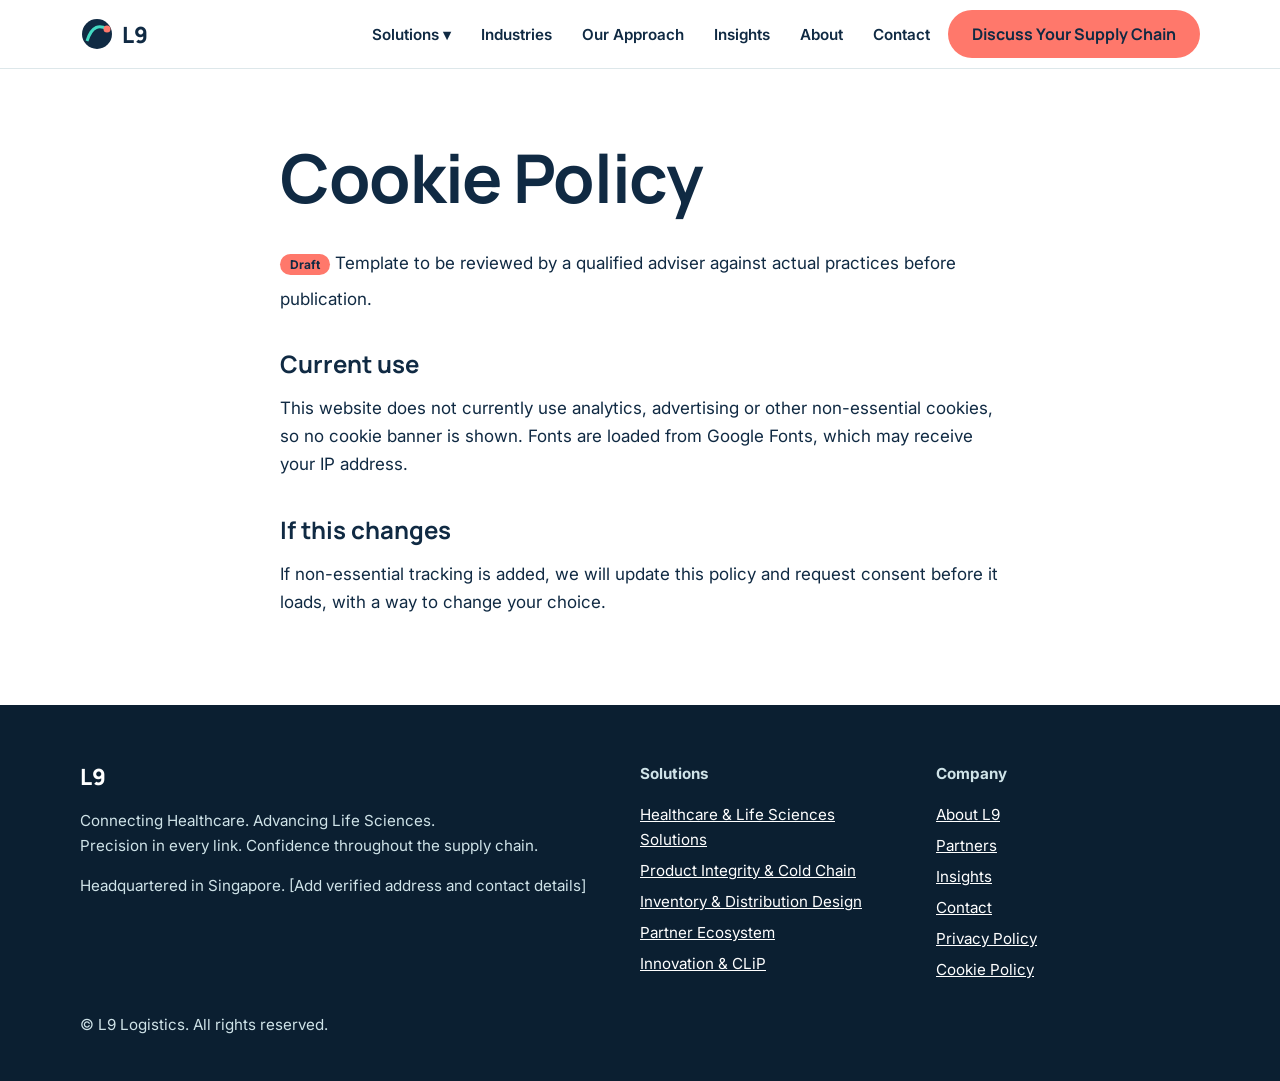
<file: cookies.html>
<!doctype html><html lang="en" class="nojs"><head><meta charset="utf-8"><meta name="viewport" content="width=device-width,initial-scale=1"><title>Cookie Policy | L9</title><meta name="description" content="How L9 Logistics uses cookies on this website."><link rel="canonical" href="https://YOUR-SITE.pages.dev/cookies"><meta property="og:title" content="Cookie Policy | L9"><meta property="og:description" content="How L9 Logistics uses cookies on this website."><meta property="og:type" content="website"><meta property="og:url" content="https://YOUR-SITE.pages.dev/cookies">
<link rel="icon" href="/favicon.svg"><link rel="preconnect" href="https://fonts.googleapis.com"><link rel="preconnect" href="https://fonts.gstatic.com" crossorigin><link rel="stylesheet" href="https://fonts.googleapis.com/css2?family=Inter:wght@400;600&family=Manrope:wght@700;800&display=swap"><link rel="stylesheet" href="/style.css"><script type="application/ld+json">{"@context":"https://schema.org","@graph":[{"@type":"Organization","name":"L9 Logistics","url":"https://YOUR-SITE.pages.dev/","description":"Singapore-headquartered supply chain innovation and solutions for healthcare and life sciences."},{"@type":"WebSite","name":"L9 Logistics","url":"https://YOUR-SITE.pages.dev/"}]}</script></head><body>
<a class="skip" href="#main">Skip to content</a><header><div class="w bar"><a class="logo" href="/" aria-label="L9 Logistics home"><svg width="34" height="34" viewBox="0 0 34 34" aria-hidden="true"><circle cx="17" cy="17" r="15" fill="#102A43"/><path d="M7 24 C12 8 20 8 27 12" stroke="#43D9C3" stroke-width="3" fill="none"/><circle cx="27" cy="12" r="3.5" fill="#FF786B"/></svg>L9</a>
<button class="mb" id="mb" aria-expanded="false" aria-controls="nv">Menu</button><nav id="nv" aria-label="Main"><ul><li class="dd"><button class="sb" aria-expanded="false">Solutions ▾</button><ul class="sub"><li><a href="/healthcare-life-sciences">Healthcare & Life Sciences Solutions</a></li><li><a href="/cold-chain">Product Integrity & Cold Chain</a></li><li><a href="/warehousing-distribution">Inventory & Distribution Design</a></li><li><a href="/integrated-network">Partner Ecosystem</a></li><li><a href="/technology-clip">Innovation & CLiP</a></li></ul></li>
<li><a href="/healthcare-life-sciences">Industries</a></li><li><a href="/about">Our Approach</a></li><li><a href="/insights">Insights</a></li><li><a href="/about">About</a></li><li><a href="/contact">Contact</a></li><li class="hdrbtn"><a class="btn" href="/contact">Discuss Your Supply Chain</a></li></ul></nav></div></header>
<main id="main"><section><div class="w prose"><h1>Cookie Policy</h1><p><span class="tag">Draft</span> Template to be reviewed by a qualified adviser against actual practices before publication.</p><h2>Current use</h2><p>This website does not currently use analytics, advertising or other non-essential cookies, so no cookie banner is shown. Fonts are loaded from Google Fonts, which may receive your IP address.</p><h2>If this changes</h2><p>If non-essential tracking is added, we will update this policy and request consent before it loads, with a way to change your choice.</p></div></section></main>
<footer><div class="w fg"><div><div class="logo" style="color:#fff">L9</div><p>Connecting Healthcare. Advancing Life Sciences.<br>Precision in every link. Confidence throughout the supply chain.</p><p>Headquartered in Singapore. [Add verified address and contact details]</p></div><div><b>Solutions</b><ul><li><a href="/healthcare-life-sciences">Healthcare & Life Sciences Solutions</a></li><li><a href="/cold-chain">Product Integrity & Cold Chain</a></li><li><a href="/warehousing-distribution">Inventory & Distribution Design</a></li><li><a href="/integrated-network">Partner Ecosystem</a></li><li><a href="/technology-clip">Innovation & CLiP</a></li></ul></div><div><b>Company</b><ul><li><a href="/about">About L9</a></li><li><a href="/partners">Partners</a></li><li><a href="/insights">Insights</a></li><li><a href="/contact">Contact</a></li><li><a href="/privacy">Privacy Policy</a></li><li><a href="/cookies">Cookie Policy</a></li></ul></div></div><div class="w"><p>© L9 Logistics. All rights reserved.</p></div></footer><script src="/script.js"></script></body></html>
</file>
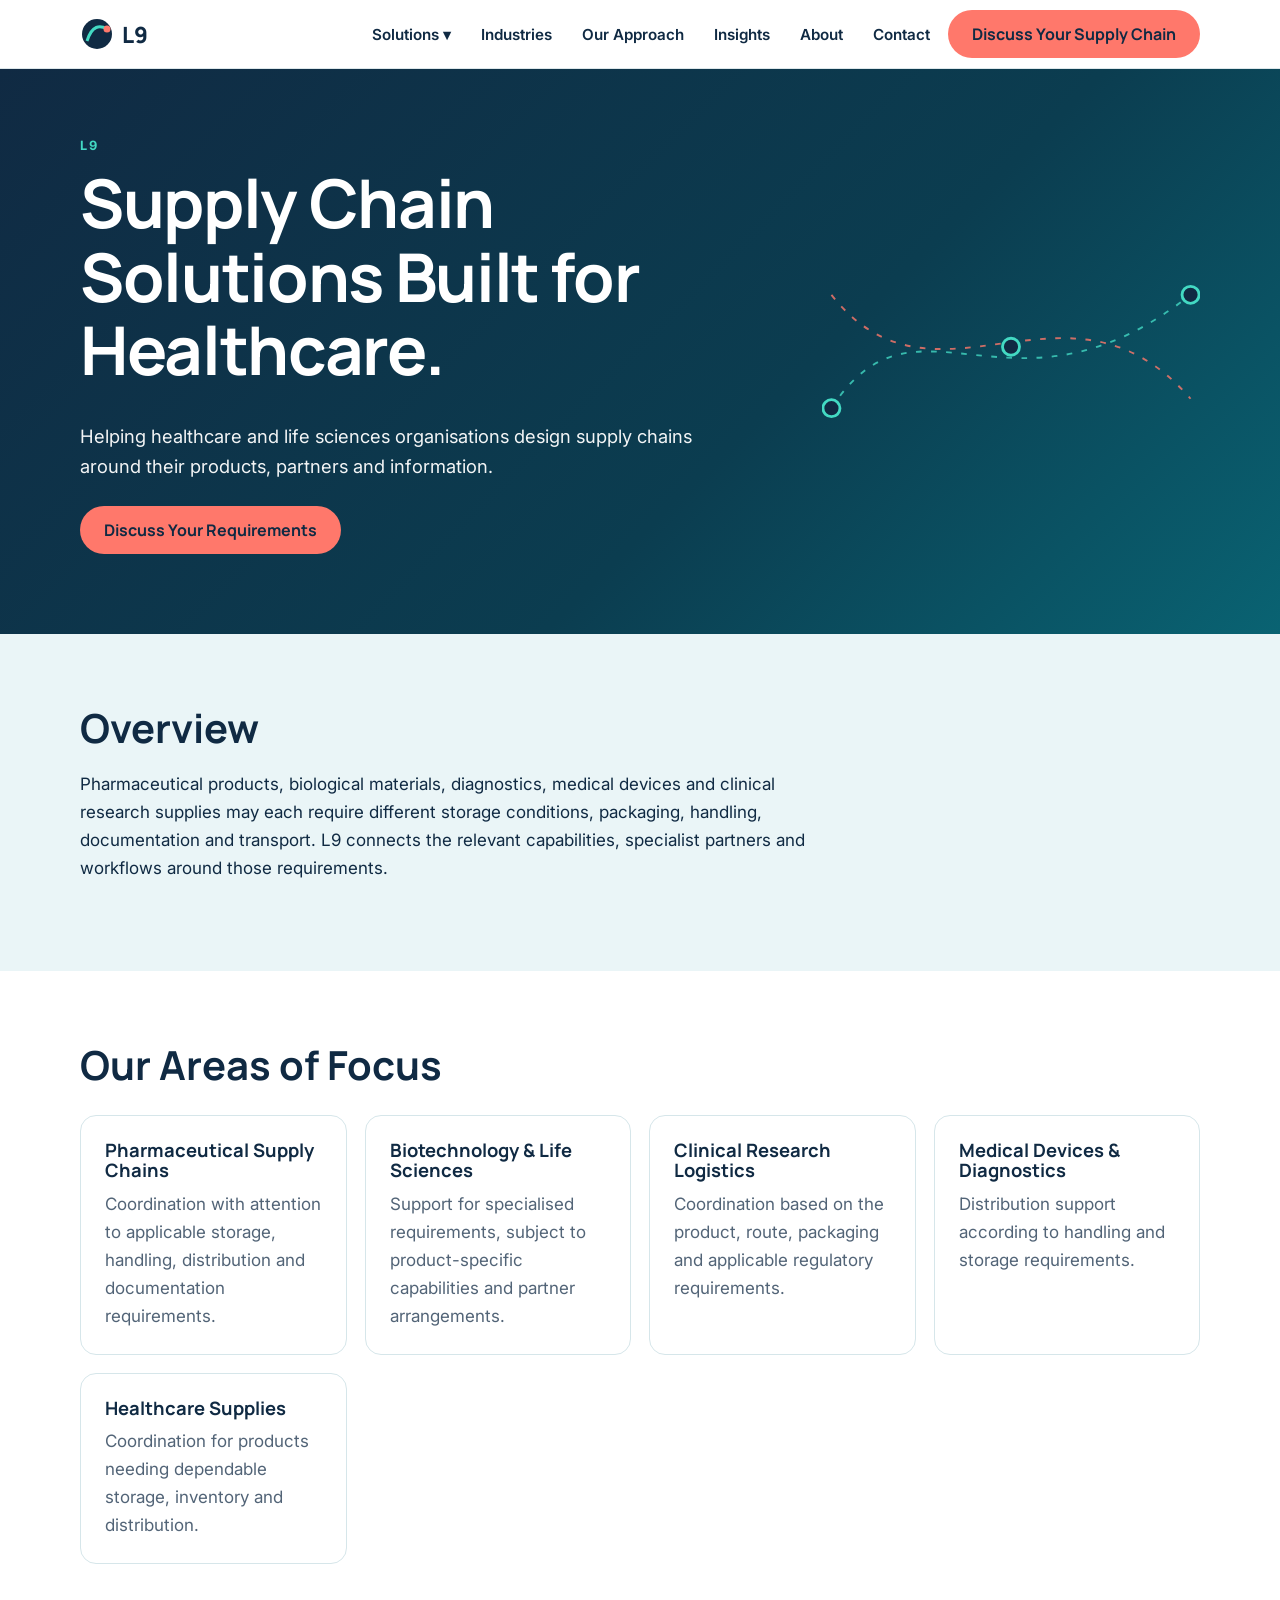
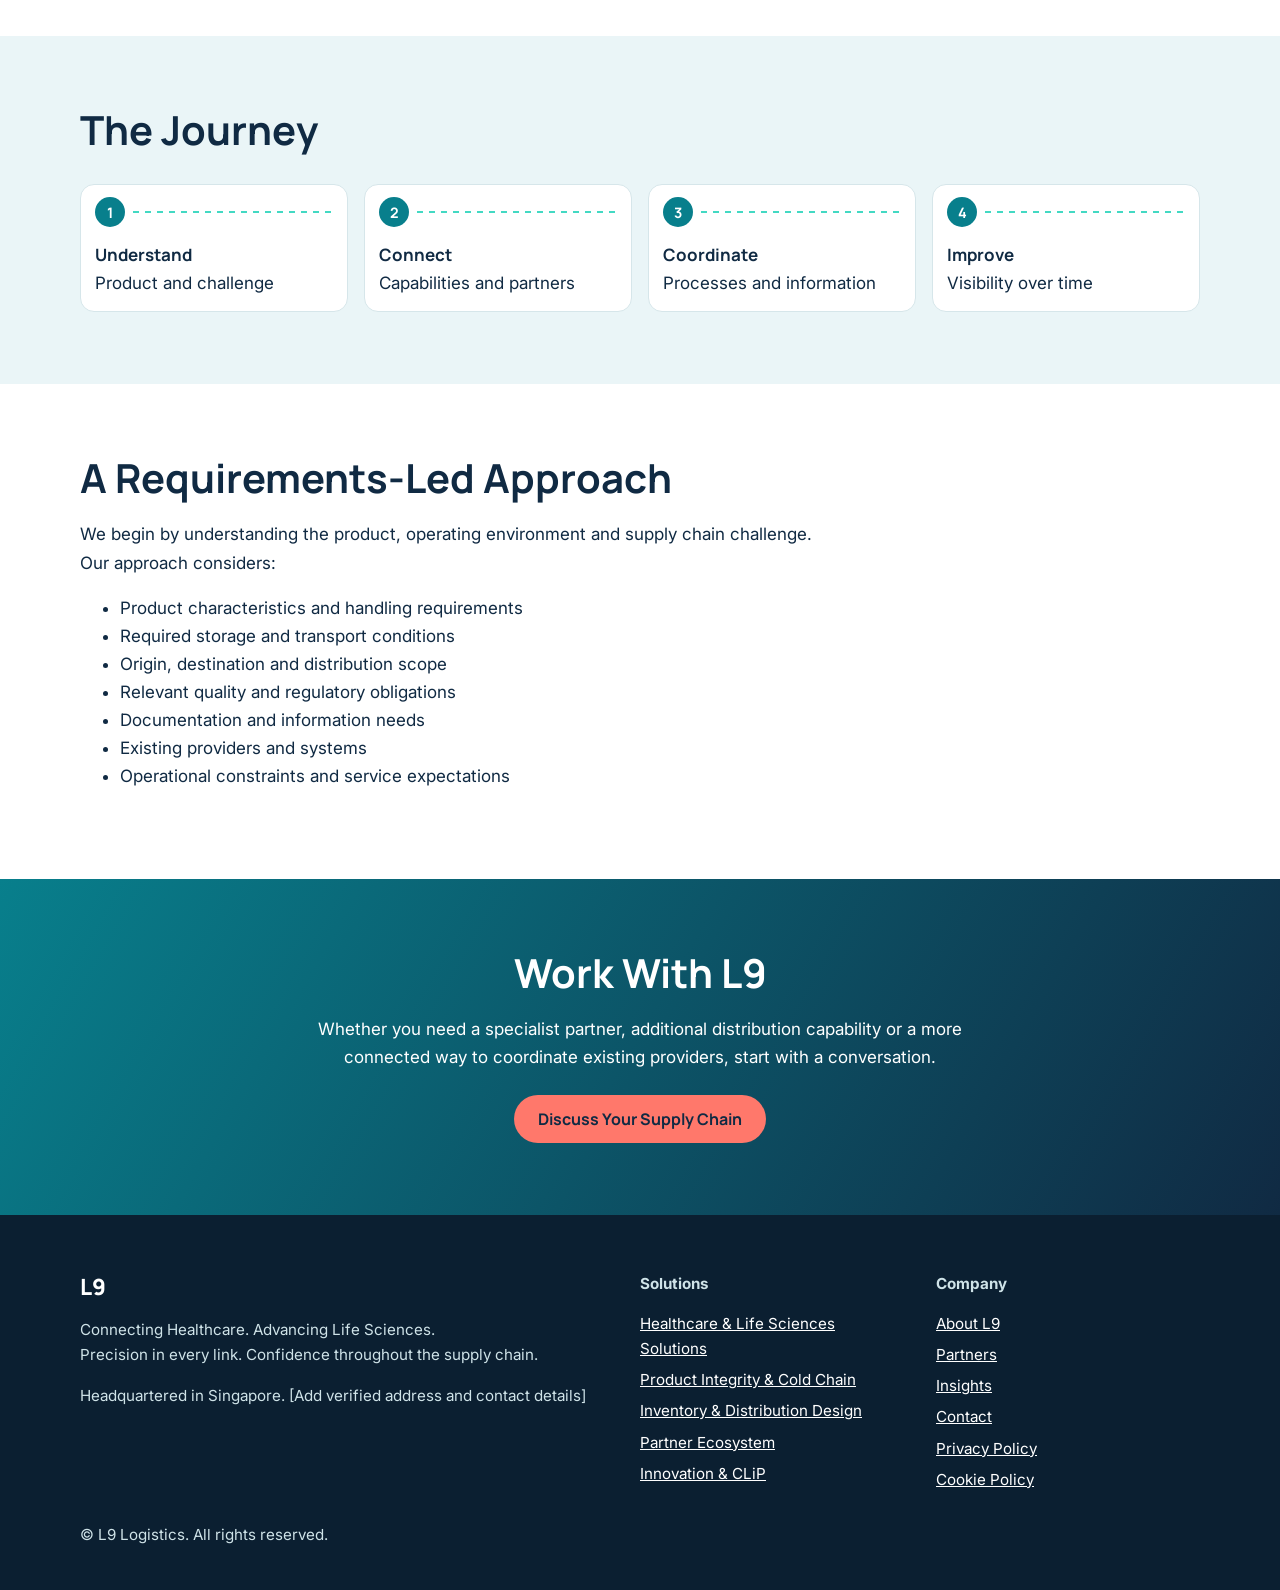
<file: healthcare-life-sciences.html>
<!doctype html><html lang="en" class="nojs"><head><meta charset="utf-8"><meta name="viewport" content="width=device-width,initial-scale=1"><title>Healthcare & Life Sciences Supply Chain Solutions | L9</title><meta name="description" content="Explore supply chain solutions for pharmaceutical, biotechnology, medical device and healthcare supply chains, including cold-chain coordination and distribution."><link rel="canonical" href="https://YOUR-SITE.pages.dev/healthcare-life-sciences"><meta property="og:title" content="Healthcare & Life Sciences Supply Chain Solutions | L9"><meta property="og:description" content="Explore supply chain solutions for pharmaceutical, biotechnology, medical device and healthcare supply chains, including cold-chain coordination and distribution."><meta property="og:type" content="website"><meta property="og:url" content="https://YOUR-SITE.pages.dev/healthcare-life-sciences">
<link rel="icon" href="/favicon.svg"><link rel="preconnect" href="https://fonts.googleapis.com"><link rel="preconnect" href="https://fonts.gstatic.com" crossorigin><link rel="stylesheet" href="https://fonts.googleapis.com/css2?family=Inter:wght@400;600&family=Manrope:wght@700;800&display=swap"><link rel="stylesheet" href="/style.css"><script type="application/ld+json">{"@context":"https://schema.org","@graph":[{"@type":"Organization","name":"L9 Logistics","url":"https://YOUR-SITE.pages.dev/","description":"Singapore-headquartered supply chain innovation and solutions for healthcare and life sciences."},{"@type":"WebSite","name":"L9 Logistics","url":"https://YOUR-SITE.pages.dev/"}]}</script></head><body>
<a class="skip" href="#main">Skip to content</a><header><div class="w bar"><a class="logo" href="/" aria-label="L9 Logistics home"><svg width="34" height="34" viewBox="0 0 34 34" aria-hidden="true"><circle cx="17" cy="17" r="15" fill="#102A43"/><path d="M7 24 C12 8 20 8 27 12" stroke="#43D9C3" stroke-width="3" fill="none"/><circle cx="27" cy="12" r="3.5" fill="#FF786B"/></svg>L9</a>
<button class="mb" id="mb" aria-expanded="false" aria-controls="nv">Menu</button><nav id="nv" aria-label="Main"><ul><li class="dd"><button class="sb" aria-expanded="false">Solutions ▾</button><ul class="sub"><li><a href="/healthcare-life-sciences">Healthcare & Life Sciences Solutions</a></li><li><a href="/cold-chain">Product Integrity & Cold Chain</a></li><li><a href="/warehousing-distribution">Inventory & Distribution Design</a></li><li><a href="/integrated-network">Partner Ecosystem</a></li><li><a href="/technology-clip">Innovation & CLiP</a></li></ul></li>
<li><a href="/healthcare-life-sciences">Industries</a></li><li><a href="/about">Our Approach</a></li><li><a href="/insights">Insights</a></li><li><a href="/about">About</a></li><li><a href="/contact">Contact</a></li><li class="hdrbtn"><a class="btn" href="/contact">Discuss Your Supply Chain</a></li></ul></nav></div></header>
<main id="main"><div class="hero sm"><div class="w"><div><p class="eyebrow">L9</p><h1>Supply Chain Solutions Built for Healthcare.</h1><p class="lead">Helping healthcare and life sciences organisations design supply chains around their products, partners and information.</p><div class="row"><a class="btn" href="/contact">Discuss Your Requirements</a></div></div><svg class="net" viewBox="0 0 400 200" aria-hidden="true"><path class="r" d="M10 160 C100 20 200 190 390 40"/><path class="r r2" d="M10 40 C120 180 260 0 390 150"/><circle class="nd" cx="10" cy="160" r="9"/><circle class="nd" cx="390" cy="40" r="9"/><circle class="nd" cx="200" cy="95" r="9"/></svg></div></div><section class="ice"><div class="w"><h2 class="rv">Overview</h2><p class="rv" style="max-width:68ch">Pharmaceutical products, biological materials, diagnostics, medical devices and clinical research supplies may each require different storage conditions, packaging, handling, documentation and transport. L9 connects the relevant capabilities, specialist partners and workflows around those requirements.</p></div></section><section class=""><div class="w"><h2 class="rv">Our Areas of Focus</h2><p class="rv" style="max-width:68ch"></p><div class="grid"><div class="card rv"><h3>Pharmaceutical Supply Chains</h3><p>Coordination with attention to applicable storage, handling, distribution and documentation requirements.</p></div><div class="card rv"><h3>Biotechnology & Life Sciences</h3><p>Support for specialised requirements, subject to product-specific capabilities and partner arrangements.</p></div><div class="card rv"><h3>Clinical Research Logistics</h3><p>Coordination based on the product, route, packaging and applicable regulatory requirements.</p></div><div class="card rv"><h3>Medical Devices & Diagnostics</h3><p>Distribution support according to handling and storage requirements.</p></div><div class="card rv"><h3>Healthcare Supplies</h3><p>Coordination for products needing dependable storage, inventory and distribution.</p></div></div></div></section><section class="ice"><div class="w"><h2 class="rv">The Journey</h2><p class="rv" style="max-width:68ch"></p><ol class="flow"><li class="rv"><b>Understand</b>Product and challenge</li><li class="rv"><b>Connect</b>Capabilities and partners</li><li class="rv"><b>Coordinate</b>Processes and information</li><li class="rv"><b>Improve</b>Visibility over time</li></ol></div></section><section class=""><div class="w"><h2 class="rv">A Requirements-Led Approach</h2><p class="rv" style="max-width:68ch">We begin by understanding the product, operating environment and supply chain challenge. Our approach considers:</p><ul><li>Product characteristics and handling requirements</li><li>Required storage and transport conditions</li><li>Origin, destination and distribution scope</li><li>Relevant quality and regulatory obligations</li><li>Documentation and information needs</li><li>Existing providers and systems</li><li>Operational constraints and service expectations</li></ul></div></section><section class="cta"><div class="w"><h2 class="rv">Work With L9</h2><p>Whether you need a specialist partner, additional distribution capability or a more connected way to coordinate existing providers, start with a conversation.</p><a class="btn" href="/contact">Discuss Your Supply Chain</a></div></section></main>
<footer><div class="w fg"><div><div class="logo" style="color:#fff">L9</div><p>Connecting Healthcare. Advancing Life Sciences.<br>Precision in every link. Confidence throughout the supply chain.</p><p>Headquartered in Singapore. [Add verified address and contact details]</p></div><div><b>Solutions</b><ul><li><a href="/healthcare-life-sciences">Healthcare & Life Sciences Solutions</a></li><li><a href="/cold-chain">Product Integrity & Cold Chain</a></li><li><a href="/warehousing-distribution">Inventory & Distribution Design</a></li><li><a href="/integrated-network">Partner Ecosystem</a></li><li><a href="/technology-clip">Innovation & CLiP</a></li></ul></div><div><b>Company</b><ul><li><a href="/about">About L9</a></li><li><a href="/partners">Partners</a></li><li><a href="/insights">Insights</a></li><li><a href="/contact">Contact</a></li><li><a href="/privacy">Privacy Policy</a></li><li><a href="/cookies">Cookie Policy</a></li></ul></div></div><div class="w"><p>© L9 Logistics. All rights reserved.</p></div></footer><script src="/script.js"></script></body></html>
</file>
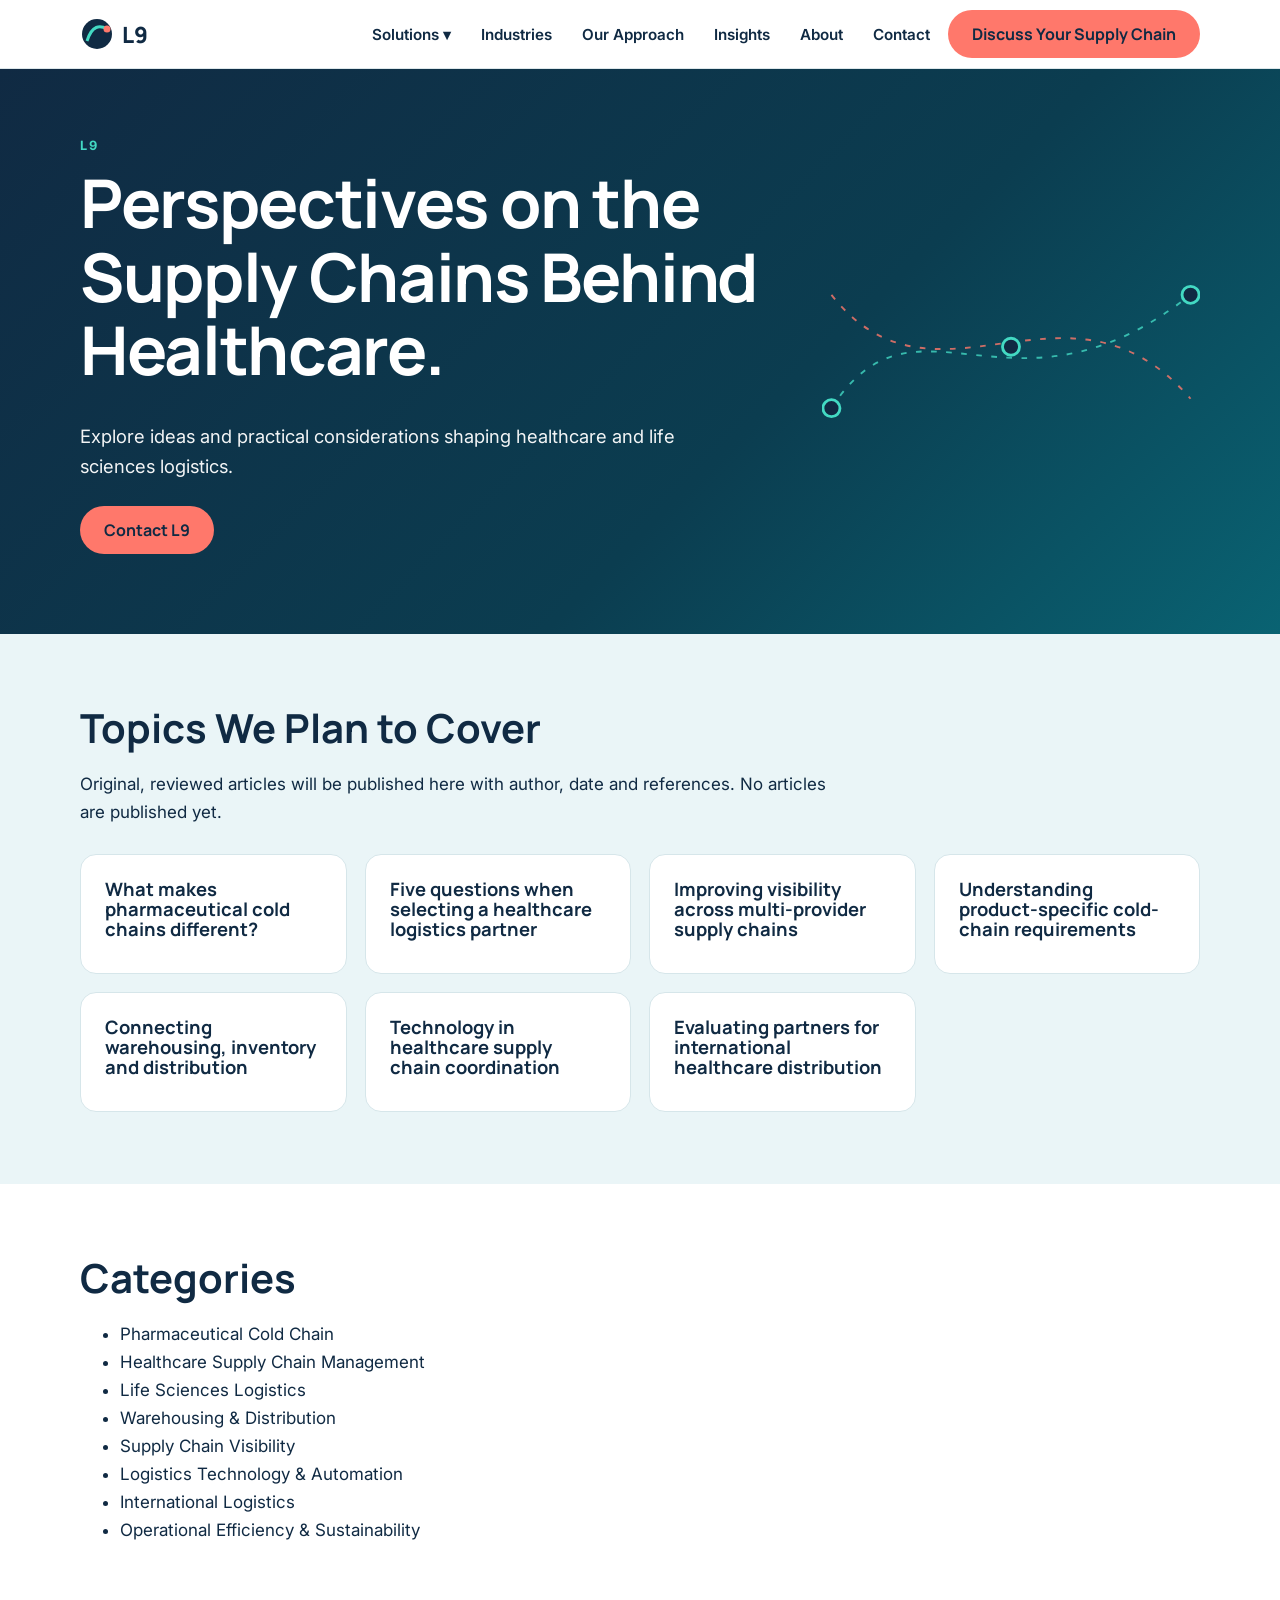
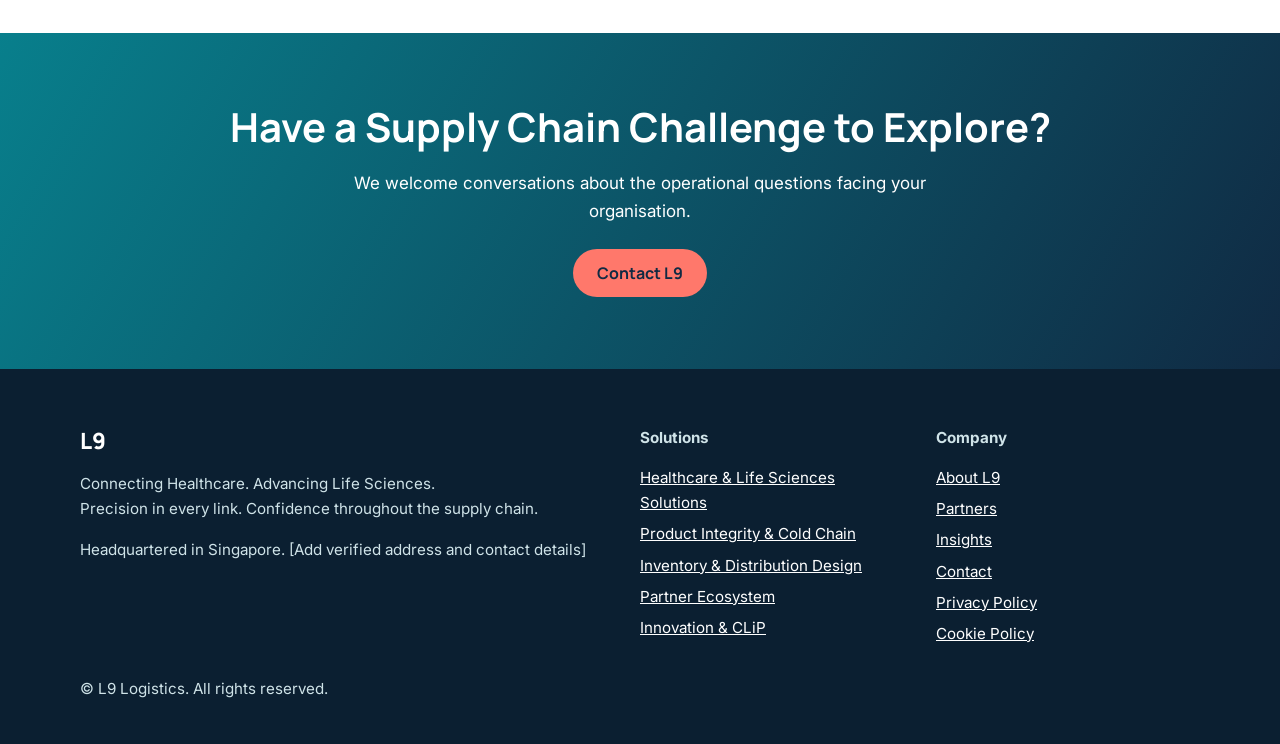
<file: insights.html>
<!doctype html><html lang="en" class="nojs"><head><meta charset="utf-8"><meta name="viewport" content="width=device-width,initial-scale=1"><title>Healthcare & Life Sciences Supply Chain Insights | L9</title><meta name="description" content="Explore perspectives on healthcare logistics, pharmaceutical cold chains, life sciences distribution, supply chain visibility and logistics technology."><link rel="canonical" href="https://YOUR-SITE.pages.dev/insights"><meta property="og:title" content="Healthcare & Life Sciences Supply Chain Insights | L9"><meta property="og:description" content="Explore perspectives on healthcare logistics, pharmaceutical cold chains, life sciences distribution, supply chain visibility and logistics technology."><meta property="og:type" content="website"><meta property="og:url" content="https://YOUR-SITE.pages.dev/insights">
<link rel="icon" href="/favicon.svg"><link rel="preconnect" href="https://fonts.googleapis.com"><link rel="preconnect" href="https://fonts.gstatic.com" crossorigin><link rel="stylesheet" href="https://fonts.googleapis.com/css2?family=Inter:wght@400;600&family=Manrope:wght@700;800&display=swap"><link rel="stylesheet" href="/style.css"><script type="application/ld+json">{"@context":"https://schema.org","@graph":[{"@type":"Organization","name":"L9 Logistics","url":"https://YOUR-SITE.pages.dev/","description":"Singapore-headquartered supply chain innovation and solutions for healthcare and life sciences."},{"@type":"WebSite","name":"L9 Logistics","url":"https://YOUR-SITE.pages.dev/"}]}</script></head><body>
<a class="skip" href="#main">Skip to content</a><header><div class="w bar"><a class="logo" href="/" aria-label="L9 Logistics home"><svg width="34" height="34" viewBox="0 0 34 34" aria-hidden="true"><circle cx="17" cy="17" r="15" fill="#102A43"/><path d="M7 24 C12 8 20 8 27 12" stroke="#43D9C3" stroke-width="3" fill="none"/><circle cx="27" cy="12" r="3.5" fill="#FF786B"/></svg>L9</a>
<button class="mb" id="mb" aria-expanded="false" aria-controls="nv">Menu</button><nav id="nv" aria-label="Main"><ul><li class="dd"><button class="sb" aria-expanded="false">Solutions ▾</button><ul class="sub"><li><a href="/healthcare-life-sciences">Healthcare & Life Sciences Solutions</a></li><li><a href="/cold-chain">Product Integrity & Cold Chain</a></li><li><a href="/warehousing-distribution">Inventory & Distribution Design</a></li><li><a href="/integrated-network">Partner Ecosystem</a></li><li><a href="/technology-clip">Innovation & CLiP</a></li></ul></li>
<li><a href="/healthcare-life-sciences">Industries</a></li><li><a href="/about">Our Approach</a></li><li><a href="/insights">Insights</a></li><li><a href="/about">About</a></li><li><a href="/contact">Contact</a></li><li class="hdrbtn"><a class="btn" href="/contact">Discuss Your Supply Chain</a></li></ul></nav></div></header>
<main id="main"><div class="hero sm"><div class="w"><div><p class="eyebrow">L9</p><h1>Perspectives on the Supply Chains Behind Healthcare.</h1><p class="lead">Explore ideas and practical considerations shaping healthcare and life sciences logistics.</p><div class="row"><a class="btn" href="/contact">Contact L9</a></div></div><svg class="net" viewBox="0 0 400 200" aria-hidden="true"><path class="r" d="M10 160 C100 20 200 190 390 40"/><path class="r r2" d="M10 40 C120 180 260 0 390 150"/><circle class="nd" cx="10" cy="160" r="9"/><circle class="nd" cx="390" cy="40" r="9"/><circle class="nd" cx="200" cy="95" r="9"/></svg></div></div><section class="ice"><div class="w"><h2 class="rv">Topics We Plan to Cover</h2><p class="rv" style="max-width:68ch">Original, reviewed articles will be published here with author, date and references. No articles are published yet.</p><div class="grid"><div class="card rv"><h3>What makes pharmaceutical cold chains different?</h3><p></p></div><div class="card rv"><h3>Five questions when selecting a healthcare logistics partner</h3><p></p></div><div class="card rv"><h3>Improving visibility across multi-provider supply chains</h3><p></p></div><div class="card rv"><h3>Understanding product-specific cold-chain requirements</h3><p></p></div><div class="card rv"><h3>Connecting warehousing, inventory and distribution</h3><p></p></div><div class="card rv"><h3>Technology in healthcare supply chain coordination</h3><p></p></div><div class="card rv"><h3>Evaluating partners for international healthcare distribution</h3><p></p></div></div></div></section><section class=""><div class="w"><h2 class="rv">Categories</h2><p class="rv" style="max-width:68ch"></p><ul><li>Pharmaceutical Cold Chain</li><li>Healthcare Supply Chain Management</li><li>Life Sciences Logistics</li><li>Warehousing & Distribution</li><li>Supply Chain Visibility</li><li>Logistics Technology & Automation</li><li>International Logistics</li><li>Operational Efficiency & Sustainability</li></ul></div></section><section class="cta"><div class="w"><h2 class="rv">Have a Supply Chain Challenge to Explore?</h2><p>We welcome conversations about the operational questions facing your organisation.</p><a class="btn" href="/contact">Contact L9</a></div></section></main>
<footer><div class="w fg"><div><div class="logo" style="color:#fff">L9</div><p>Connecting Healthcare. Advancing Life Sciences.<br>Precision in every link. Confidence throughout the supply chain.</p><p>Headquartered in Singapore. [Add verified address and contact details]</p></div><div><b>Solutions</b><ul><li><a href="/healthcare-life-sciences">Healthcare & Life Sciences Solutions</a></li><li><a href="/cold-chain">Product Integrity & Cold Chain</a></li><li><a href="/warehousing-distribution">Inventory & Distribution Design</a></li><li><a href="/integrated-network">Partner Ecosystem</a></li><li><a href="/technology-clip">Innovation & CLiP</a></li></ul></div><div><b>Company</b><ul><li><a href="/about">About L9</a></li><li><a href="/partners">Partners</a></li><li><a href="/insights">Insights</a></li><li><a href="/contact">Contact</a></li><li><a href="/privacy">Privacy Policy</a></li><li><a href="/cookies">Cookie Policy</a></li></ul></div></div><div class="w"><p>© L9 Logistics. All rights reserved.</p></div></footer><script src="/script.js"></script></body></html>
</file>
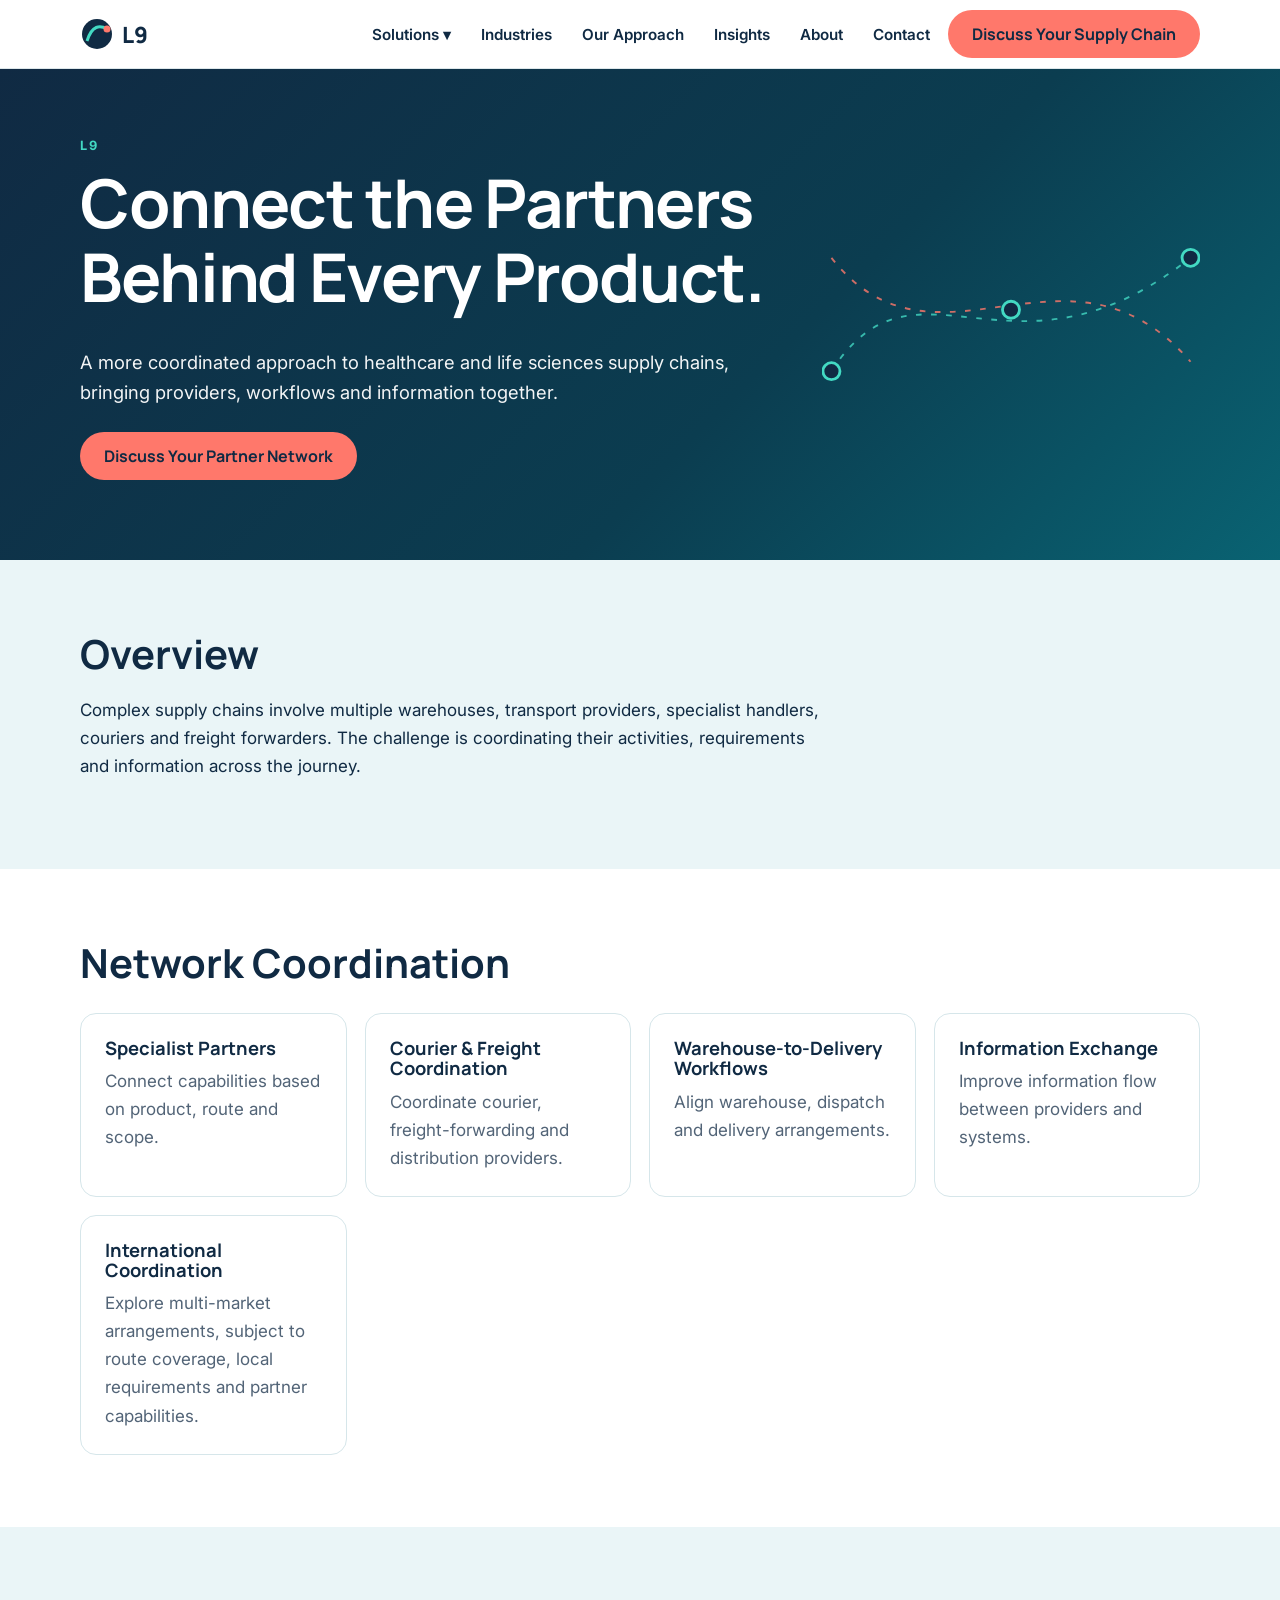
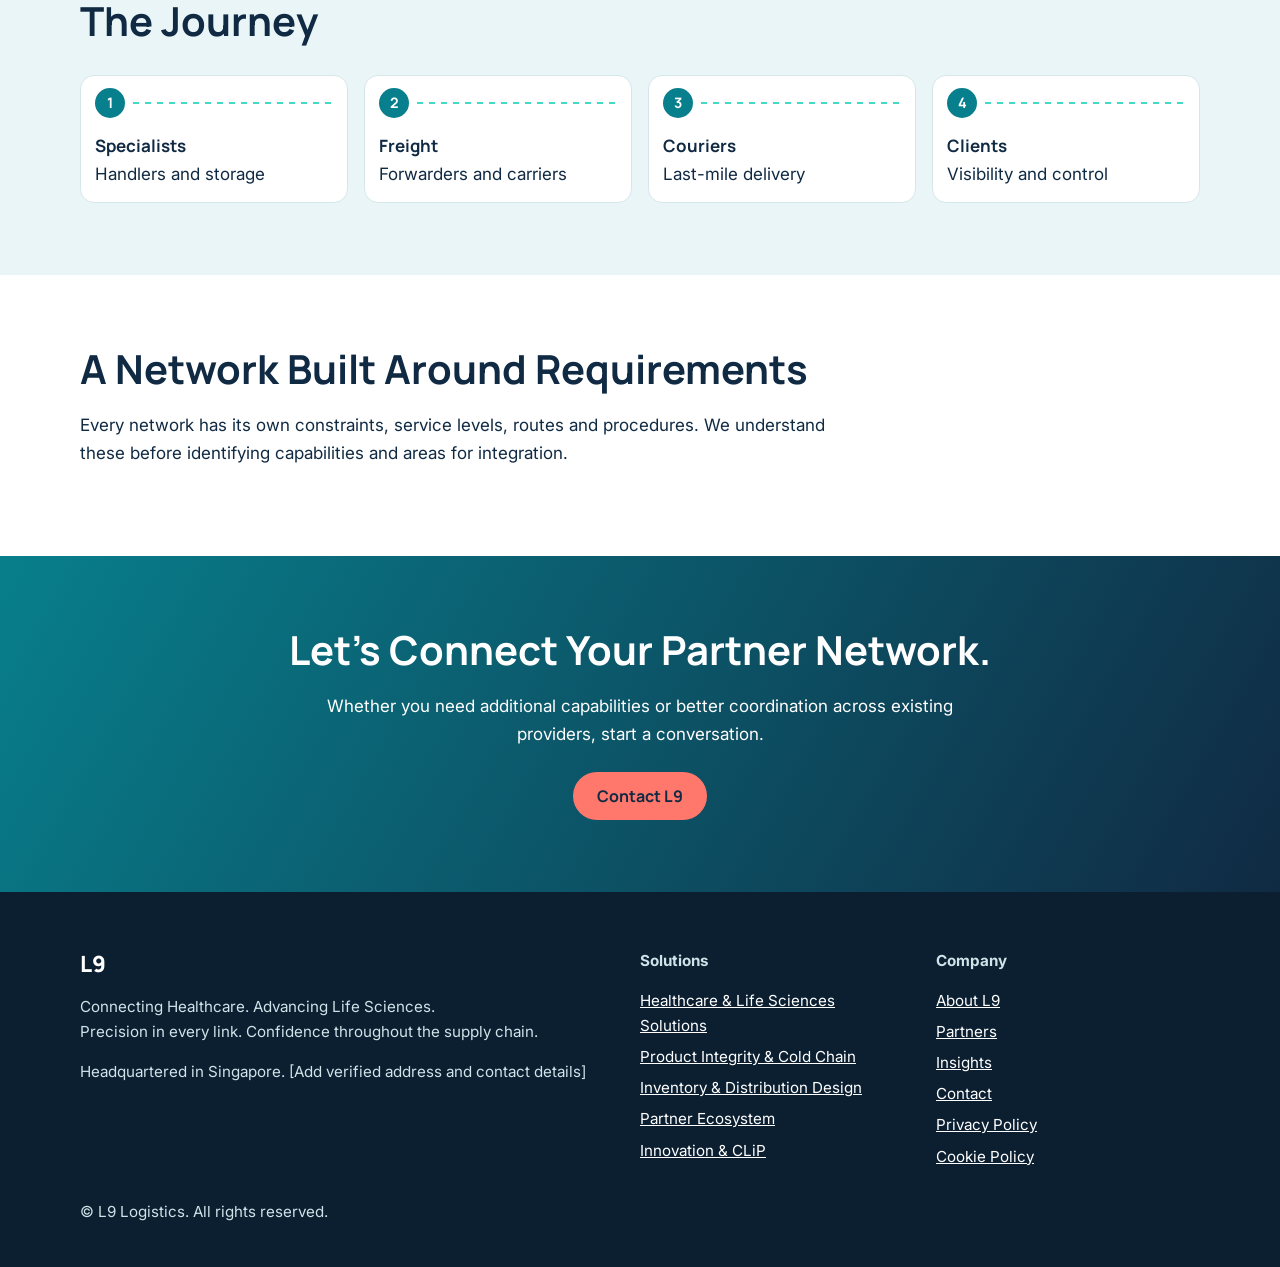
<file: integrated-network.html>
<!doctype html><html lang="en" class="nojs"><head><meta charset="utf-8"><meta name="viewport" content="width=device-width,initial-scale=1"><title>Integrated Healthcare Logistics & Distribution Networks | L9</title><meta name="description" content="Connect specialist logistics providers, couriers, freight forwarders, warehousing and distribution workflows for healthcare and life sciences supply chains."><link rel="canonical" href="https://YOUR-SITE.pages.dev/integrated-network"><meta property="og:title" content="Integrated Healthcare Logistics & Distribution Networks | L9"><meta property="og:description" content="Connect specialist logistics providers, couriers, freight forwarders, warehousing and distribution workflows for healthcare and life sciences supply chains."><meta property="og:type" content="website"><meta property="og:url" content="https://YOUR-SITE.pages.dev/integrated-network">
<link rel="icon" href="/favicon.svg"><link rel="preconnect" href="https://fonts.googleapis.com"><link rel="preconnect" href="https://fonts.gstatic.com" crossorigin><link rel="stylesheet" href="https://fonts.googleapis.com/css2?family=Inter:wght@400;600&family=Manrope:wght@700;800&display=swap"><link rel="stylesheet" href="/style.css"><script type="application/ld+json">{"@context":"https://schema.org","@graph":[{"@type":"Organization","name":"L9 Logistics","url":"https://YOUR-SITE.pages.dev/","description":"Singapore-headquartered supply chain innovation and solutions for healthcare and life sciences."},{"@type":"WebSite","name":"L9 Logistics","url":"https://YOUR-SITE.pages.dev/"}]}</script></head><body>
<a class="skip" href="#main">Skip to content</a><header><div class="w bar"><a class="logo" href="/" aria-label="L9 Logistics home"><svg width="34" height="34" viewBox="0 0 34 34" aria-hidden="true"><circle cx="17" cy="17" r="15" fill="#102A43"/><path d="M7 24 C12 8 20 8 27 12" stroke="#43D9C3" stroke-width="3" fill="none"/><circle cx="27" cy="12" r="3.5" fill="#FF786B"/></svg>L9</a>
<button class="mb" id="mb" aria-expanded="false" aria-controls="nv">Menu</button><nav id="nv" aria-label="Main"><ul><li class="dd"><button class="sb" aria-expanded="false">Solutions ▾</button><ul class="sub"><li><a href="/healthcare-life-sciences">Healthcare & Life Sciences Solutions</a></li><li><a href="/cold-chain">Product Integrity & Cold Chain</a></li><li><a href="/warehousing-distribution">Inventory & Distribution Design</a></li><li><a href="/integrated-network">Partner Ecosystem</a></li><li><a href="/technology-clip">Innovation & CLiP</a></li></ul></li>
<li><a href="/healthcare-life-sciences">Industries</a></li><li><a href="/about">Our Approach</a></li><li><a href="/insights">Insights</a></li><li><a href="/about">About</a></li><li><a href="/contact">Contact</a></li><li class="hdrbtn"><a class="btn" href="/contact">Discuss Your Supply Chain</a></li></ul></nav></div></header>
<main id="main"><div class="hero sm"><div class="w"><div><p class="eyebrow">L9</p><h1>Connect the Partners Behind Every Product.</h1><p class="lead">A more coordinated approach to healthcare and life sciences supply chains, bringing providers, workflows and information together.</p><div class="row"><a class="btn" href="/contact">Discuss Your Partner Network</a></div></div><svg class="net" viewBox="0 0 400 200" aria-hidden="true"><path class="r" d="M10 160 C100 20 200 190 390 40"/><path class="r r2" d="M10 40 C120 180 260 0 390 150"/><circle class="nd" cx="10" cy="160" r="9"/><circle class="nd" cx="390" cy="40" r="9"/><circle class="nd" cx="200" cy="95" r="9"/></svg></div></div><section class="ice"><div class="w"><h2 class="rv">Overview</h2><p class="rv" style="max-width:68ch">Complex supply chains involve multiple warehouses, transport providers, specialist handlers, couriers and freight forwarders. The challenge is coordinating their activities, requirements and information across the journey.</p></div></section><section class=""><div class="w"><h2 class="rv">Network Coordination</h2><p class="rv" style="max-width:68ch"></p><div class="grid"><div class="card rv"><h3>Specialist Partners</h3><p>Connect capabilities based on product, route and scope.</p></div><div class="card rv"><h3>Courier & Freight Coordination</h3><p>Coordinate courier, freight-forwarding and distribution providers.</p></div><div class="card rv"><h3>Warehouse-to-Delivery Workflows</h3><p>Align warehouse, dispatch and delivery arrangements.</p></div><div class="card rv"><h3>Information Exchange</h3><p>Improve information flow between providers and systems.</p></div><div class="card rv"><h3>International Coordination</h3><p>Explore multi-market arrangements, subject to route coverage, local requirements and partner capabilities.</p></div></div></div></section><section class="ice"><div class="w"><h2 class="rv">The Journey</h2><p class="rv" style="max-width:68ch"></p><ol class="flow"><li class="rv"><b>Specialists</b>Handlers and storage</li><li class="rv"><b>Freight</b>Forwarders and carriers</li><li class="rv"><b>Couriers</b>Last-mile delivery</li><li class="rv"><b>Clients</b>Visibility and control</li></ol></div></section><section class=""><div class="w"><h2 class="rv">A Network Built Around Requirements</h2><p class="rv" style="max-width:68ch">Every network has its own constraints, service levels, routes and procedures. We understand these before identifying capabilities and areas for integration.</p></div></section><section class="cta"><div class="w"><h2 class="rv">Let’s Connect Your Partner Network.</h2><p>Whether you need additional capabilities or better coordination across existing providers, start a conversation.</p><a class="btn" href="/contact">Contact L9</a></div></section></main>
<footer><div class="w fg"><div><div class="logo" style="color:#fff">L9</div><p>Connecting Healthcare. Advancing Life Sciences.<br>Precision in every link. Confidence throughout the supply chain.</p><p>Headquartered in Singapore. [Add verified address and contact details]</p></div><div><b>Solutions</b><ul><li><a href="/healthcare-life-sciences">Healthcare & Life Sciences Solutions</a></li><li><a href="/cold-chain">Product Integrity & Cold Chain</a></li><li><a href="/warehousing-distribution">Inventory & Distribution Design</a></li><li><a href="/integrated-network">Partner Ecosystem</a></li><li><a href="/technology-clip">Innovation & CLiP</a></li></ul></div><div><b>Company</b><ul><li><a href="/about">About L9</a></li><li><a href="/partners">Partners</a></li><li><a href="/insights">Insights</a></li><li><a href="/contact">Contact</a></li><li><a href="/privacy">Privacy Policy</a></li><li><a href="/cookies">Cookie Policy</a></li></ul></div></div><div class="w"><p>© L9 Logistics. All rights reserved.</p></div></footer><script src="/script.js"></script></body></html>
</file>
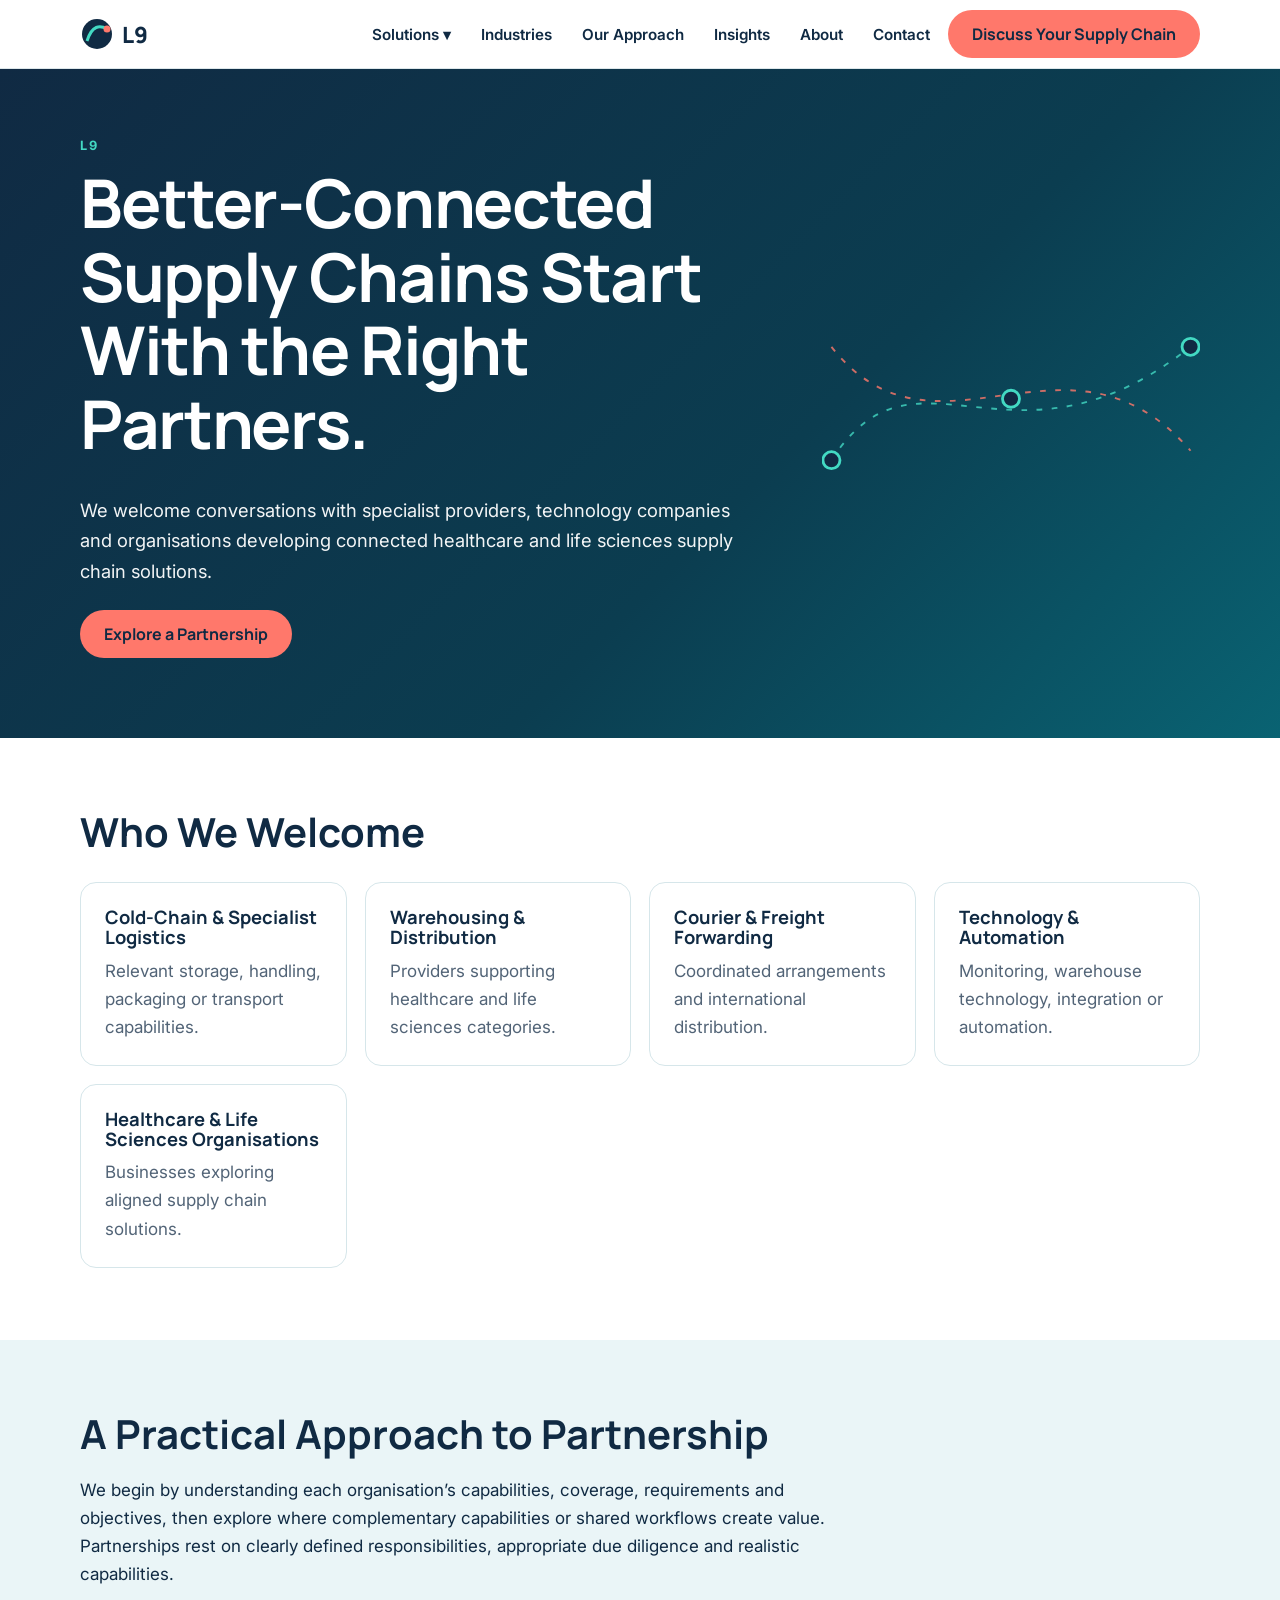
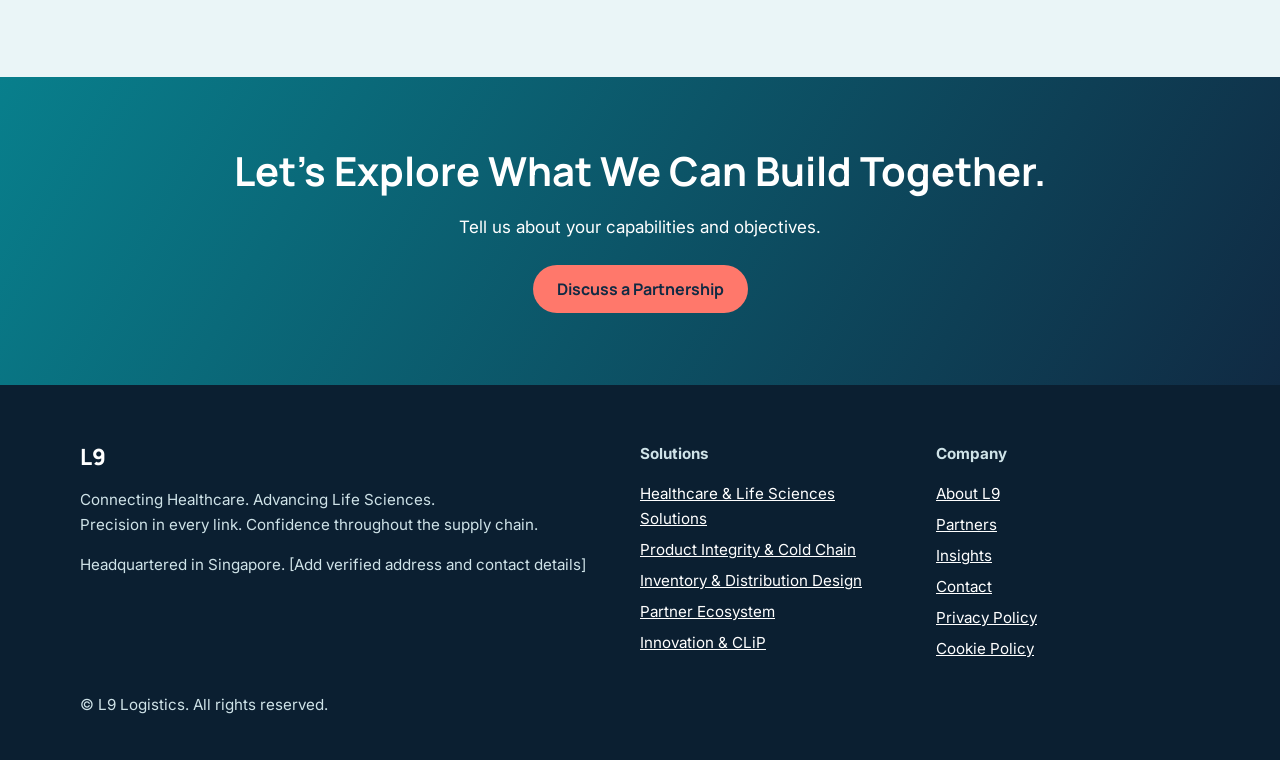
<file: partners.html>
<!doctype html><html lang="en" class="nojs"><head><meta charset="utf-8"><meta name="viewport" content="width=device-width,initial-scale=1"><title>Healthcare Logistics & Supply Chain Partnerships | L9</title><meta name="description" content="Explore partnership opportunities with L9 Logistics across healthcare logistics, cold-chain services, warehousing, distribution and supply chain technology."><link rel="canonical" href="https://YOUR-SITE.pages.dev/partners"><meta property="og:title" content="Healthcare Logistics & Supply Chain Partnerships | L9"><meta property="og:description" content="Explore partnership opportunities with L9 Logistics across healthcare logistics, cold-chain services, warehousing, distribution and supply chain technology."><meta property="og:type" content="website"><meta property="og:url" content="https://YOUR-SITE.pages.dev/partners">
<link rel="icon" href="/favicon.svg"><link rel="preconnect" href="https://fonts.googleapis.com"><link rel="preconnect" href="https://fonts.gstatic.com" crossorigin><link rel="stylesheet" href="https://fonts.googleapis.com/css2?family=Inter:wght@400;600&family=Manrope:wght@700;800&display=swap"><link rel="stylesheet" href="/style.css"><script type="application/ld+json">{"@context":"https://schema.org","@graph":[{"@type":"Organization","name":"L9 Logistics","url":"https://YOUR-SITE.pages.dev/","description":"Singapore-headquartered supply chain innovation and solutions for healthcare and life sciences."},{"@type":"WebSite","name":"L9 Logistics","url":"https://YOUR-SITE.pages.dev/"}]}</script></head><body>
<a class="skip" href="#main">Skip to content</a><header><div class="w bar"><a class="logo" href="/" aria-label="L9 Logistics home"><svg width="34" height="34" viewBox="0 0 34 34" aria-hidden="true"><circle cx="17" cy="17" r="15" fill="#102A43"/><path d="M7 24 C12 8 20 8 27 12" stroke="#43D9C3" stroke-width="3" fill="none"/><circle cx="27" cy="12" r="3.5" fill="#FF786B"/></svg>L9</a>
<button class="mb" id="mb" aria-expanded="false" aria-controls="nv">Menu</button><nav id="nv" aria-label="Main"><ul><li class="dd"><button class="sb" aria-expanded="false">Solutions ▾</button><ul class="sub"><li><a href="/healthcare-life-sciences">Healthcare & Life Sciences Solutions</a></li><li><a href="/cold-chain">Product Integrity & Cold Chain</a></li><li><a href="/warehousing-distribution">Inventory & Distribution Design</a></li><li><a href="/integrated-network">Partner Ecosystem</a></li><li><a href="/technology-clip">Innovation & CLiP</a></li></ul></li>
<li><a href="/healthcare-life-sciences">Industries</a></li><li><a href="/about">Our Approach</a></li><li><a href="/insights">Insights</a></li><li><a href="/about">About</a></li><li><a href="/contact">Contact</a></li><li class="hdrbtn"><a class="btn" href="/contact">Discuss Your Supply Chain</a></li></ul></nav></div></header>
<main id="main"><div class="hero sm"><div class="w"><div><p class="eyebrow">L9</p><h1>Better-Connected Supply Chains Start With the Right Partners.</h1><p class="lead">We welcome conversations with specialist providers, technology companies and organisations developing connected healthcare and life sciences supply chain solutions.</p><div class="row"><a class="btn" href="/contact">Explore a Partnership</a></div></div><svg class="net" viewBox="0 0 400 200" aria-hidden="true"><path class="r" d="M10 160 C100 20 200 190 390 40"/><path class="r r2" d="M10 40 C120 180 260 0 390 150"/><circle class="nd" cx="10" cy="160" r="9"/><circle class="nd" cx="390" cy="40" r="9"/><circle class="nd" cx="200" cy="95" r="9"/></svg></div></div><section class=""><div class="w"><h2 class="rv">Who We Welcome</h2><p class="rv" style="max-width:68ch"></p><div class="grid"><div class="card rv"><h3>Cold-Chain & Specialist Logistics</h3><p>Relevant storage, handling, packaging or transport capabilities.</p></div><div class="card rv"><h3>Warehousing & Distribution</h3><p>Providers supporting healthcare and life sciences categories.</p></div><div class="card rv"><h3>Courier & Freight Forwarding</h3><p>Coordinated arrangements and international distribution.</p></div><div class="card rv"><h3>Technology & Automation</h3><p>Monitoring, warehouse technology, integration or automation.</p></div><div class="card rv"><h3>Healthcare & Life Sciences Organisations</h3><p>Businesses exploring aligned supply chain solutions.</p></div></div></div></section><section class="ice"><div class="w"><h2 class="rv">A Practical Approach to Partnership</h2><p class="rv" style="max-width:68ch">We begin by understanding each organisation’s capabilities, coverage, requirements and objectives, then explore where complementary capabilities or shared workflows create value. Partnerships rest on clearly defined responsibilities, appropriate due diligence and realistic capabilities.</p></div></section><section class="cta"><div class="w"><h2 class="rv">Let’s Explore What We Can Build Together.</h2><p>Tell us about your capabilities and objectives.</p><a class="btn" href="/contact">Discuss a Partnership</a></div></section></main>
<footer><div class="w fg"><div><div class="logo" style="color:#fff">L9</div><p>Connecting Healthcare. Advancing Life Sciences.<br>Precision in every link. Confidence throughout the supply chain.</p><p>Headquartered in Singapore. [Add verified address and contact details]</p></div><div><b>Solutions</b><ul><li><a href="/healthcare-life-sciences">Healthcare & Life Sciences Solutions</a></li><li><a href="/cold-chain">Product Integrity & Cold Chain</a></li><li><a href="/warehousing-distribution">Inventory & Distribution Design</a></li><li><a href="/integrated-network">Partner Ecosystem</a></li><li><a href="/technology-clip">Innovation & CLiP</a></li></ul></div><div><b>Company</b><ul><li><a href="/about">About L9</a></li><li><a href="/partners">Partners</a></li><li><a href="/insights">Insights</a></li><li><a href="/contact">Contact</a></li><li><a href="/privacy">Privacy Policy</a></li><li><a href="/cookies">Cookie Policy</a></li></ul></div></div><div class="w"><p>© L9 Logistics. All rights reserved.</p></div></footer><script src="/script.js"></script></body></html>
</file>
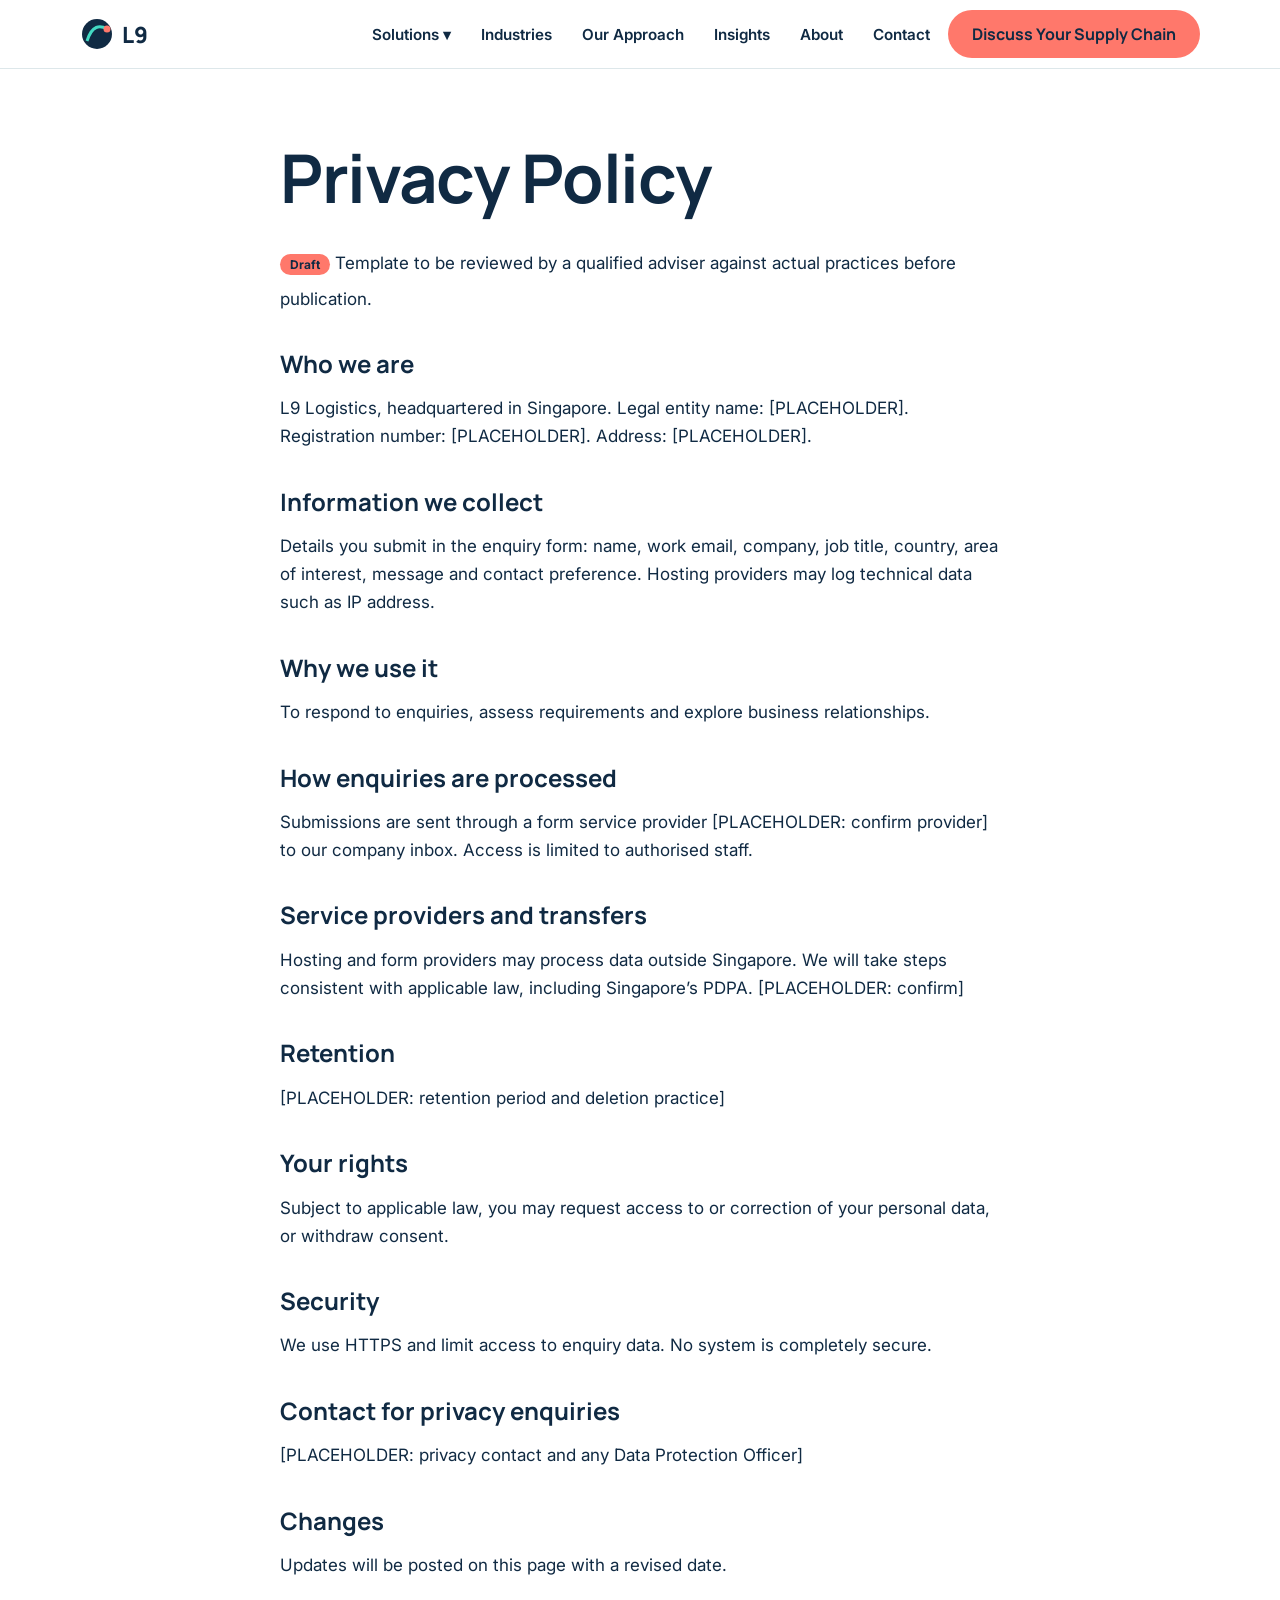
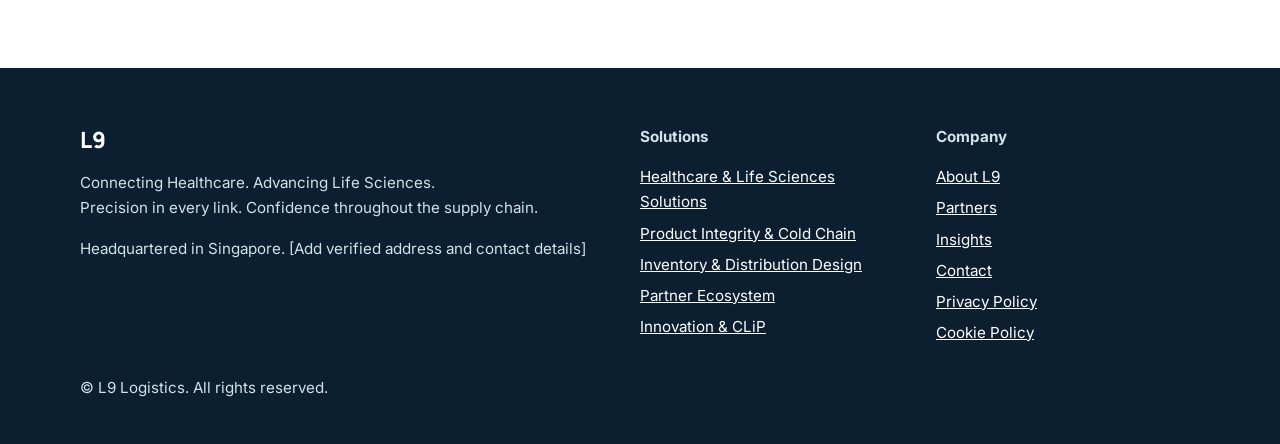
<file: privacy.html>
<!doctype html><html lang="en" class="nojs"><head><meta charset="utf-8"><meta name="viewport" content="width=device-width,initial-scale=1"><title>Privacy Policy | L9</title><meta name="description" content="How L9 Logistics collects and uses personal information submitted through this website."><link rel="canonical" href="https://YOUR-SITE.pages.dev/privacy"><meta property="og:title" content="Privacy Policy | L9"><meta property="og:description" content="How L9 Logistics collects and uses personal information submitted through this website."><meta property="og:type" content="website"><meta property="og:url" content="https://YOUR-SITE.pages.dev/privacy">
<link rel="icon" href="/favicon.svg"><link rel="preconnect" href="https://fonts.googleapis.com"><link rel="preconnect" href="https://fonts.gstatic.com" crossorigin><link rel="stylesheet" href="https://fonts.googleapis.com/css2?family=Inter:wght@400;600&family=Manrope:wght@700;800&display=swap"><link rel="stylesheet" href="/style.css"><script type="application/ld+json">{"@context":"https://schema.org","@graph":[{"@type":"Organization","name":"L9 Logistics","url":"https://YOUR-SITE.pages.dev/","description":"Singapore-headquartered supply chain innovation and solutions for healthcare and life sciences."},{"@type":"WebSite","name":"L9 Logistics","url":"https://YOUR-SITE.pages.dev/"}]}</script></head><body>
<a class="skip" href="#main">Skip to content</a><header><div class="w bar"><a class="logo" href="/" aria-label="L9 Logistics home"><svg width="34" height="34" viewBox="0 0 34 34" aria-hidden="true"><circle cx="17" cy="17" r="15" fill="#102A43"/><path d="M7 24 C12 8 20 8 27 12" stroke="#43D9C3" stroke-width="3" fill="none"/><circle cx="27" cy="12" r="3.5" fill="#FF786B"/></svg>L9</a>
<button class="mb" id="mb" aria-expanded="false" aria-controls="nv">Menu</button><nav id="nv" aria-label="Main"><ul><li class="dd"><button class="sb" aria-expanded="false">Solutions ▾</button><ul class="sub"><li><a href="/healthcare-life-sciences">Healthcare & Life Sciences Solutions</a></li><li><a href="/cold-chain">Product Integrity & Cold Chain</a></li><li><a href="/warehousing-distribution">Inventory & Distribution Design</a></li><li><a href="/integrated-network">Partner Ecosystem</a></li><li><a href="/technology-clip">Innovation & CLiP</a></li></ul></li>
<li><a href="/healthcare-life-sciences">Industries</a></li><li><a href="/about">Our Approach</a></li><li><a href="/insights">Insights</a></li><li><a href="/about">About</a></li><li><a href="/contact">Contact</a></li><li class="hdrbtn"><a class="btn" href="/contact">Discuss Your Supply Chain</a></li></ul></nav></div></header>
<main id="main"><section><div class="w prose"><h1>Privacy Policy</h1><p><span class="tag">Draft</span> Template to be reviewed by a qualified adviser against actual practices before publication.</p><h2>Who we are</h2><p>L9 Logistics, headquartered in Singapore. Legal entity name: [PLACEHOLDER]. Registration number: [PLACEHOLDER]. Address: [PLACEHOLDER].</p><h2>Information we collect</h2><p>Details you submit in the enquiry form: name, work email, company, job title, country, area of interest, message and contact preference. Hosting providers may log technical data such as IP address.</p><h2>Why we use it</h2><p>To respond to enquiries, assess requirements and explore business relationships.</p><h2>How enquiries are processed</h2><p>Submissions are sent through a form service provider [PLACEHOLDER: confirm provider] to our company inbox. Access is limited to authorised staff.</p><h2>Service providers and transfers</h2><p>Hosting and form providers may process data outside Singapore. We will take steps consistent with applicable law, including Singapore’s PDPA. [PLACEHOLDER: confirm]</p><h2>Retention</h2><p>[PLACEHOLDER: retention period and deletion practice]</p><h2>Your rights</h2><p>Subject to applicable law, you may request access to or correction of your personal data, or withdraw consent.</p><h2>Security</h2><p>We use HTTPS and limit access to enquiry data. No system is completely secure.</p><h2>Contact for privacy enquiries</h2><p>[PLACEHOLDER: privacy contact and any Data Protection Officer]</p><h2>Changes</h2><p>Updates will be posted on this page with a revised date.</p></div></section></main>
<footer><div class="w fg"><div><div class="logo" style="color:#fff">L9</div><p>Connecting Healthcare. Advancing Life Sciences.<br>Precision in every link. Confidence throughout the supply chain.</p><p>Headquartered in Singapore. [Add verified address and contact details]</p></div><div><b>Solutions</b><ul><li><a href="/healthcare-life-sciences">Healthcare & Life Sciences Solutions</a></li><li><a href="/cold-chain">Product Integrity & Cold Chain</a></li><li><a href="/warehousing-distribution">Inventory & Distribution Design</a></li><li><a href="/integrated-network">Partner Ecosystem</a></li><li><a href="/technology-clip">Innovation & CLiP</a></li></ul></div><div><b>Company</b><ul><li><a href="/about">About L9</a></li><li><a href="/partners">Partners</a></li><li><a href="/insights">Insights</a></li><li><a href="/contact">Contact</a></li><li><a href="/privacy">Privacy Policy</a></li><li><a href="/cookies">Cookie Policy</a></li></ul></div></div><div class="w"><p>© L9 Logistics. All rights reserved.</p></div></footer><script src="/script.js"></script></body></html>
</file>
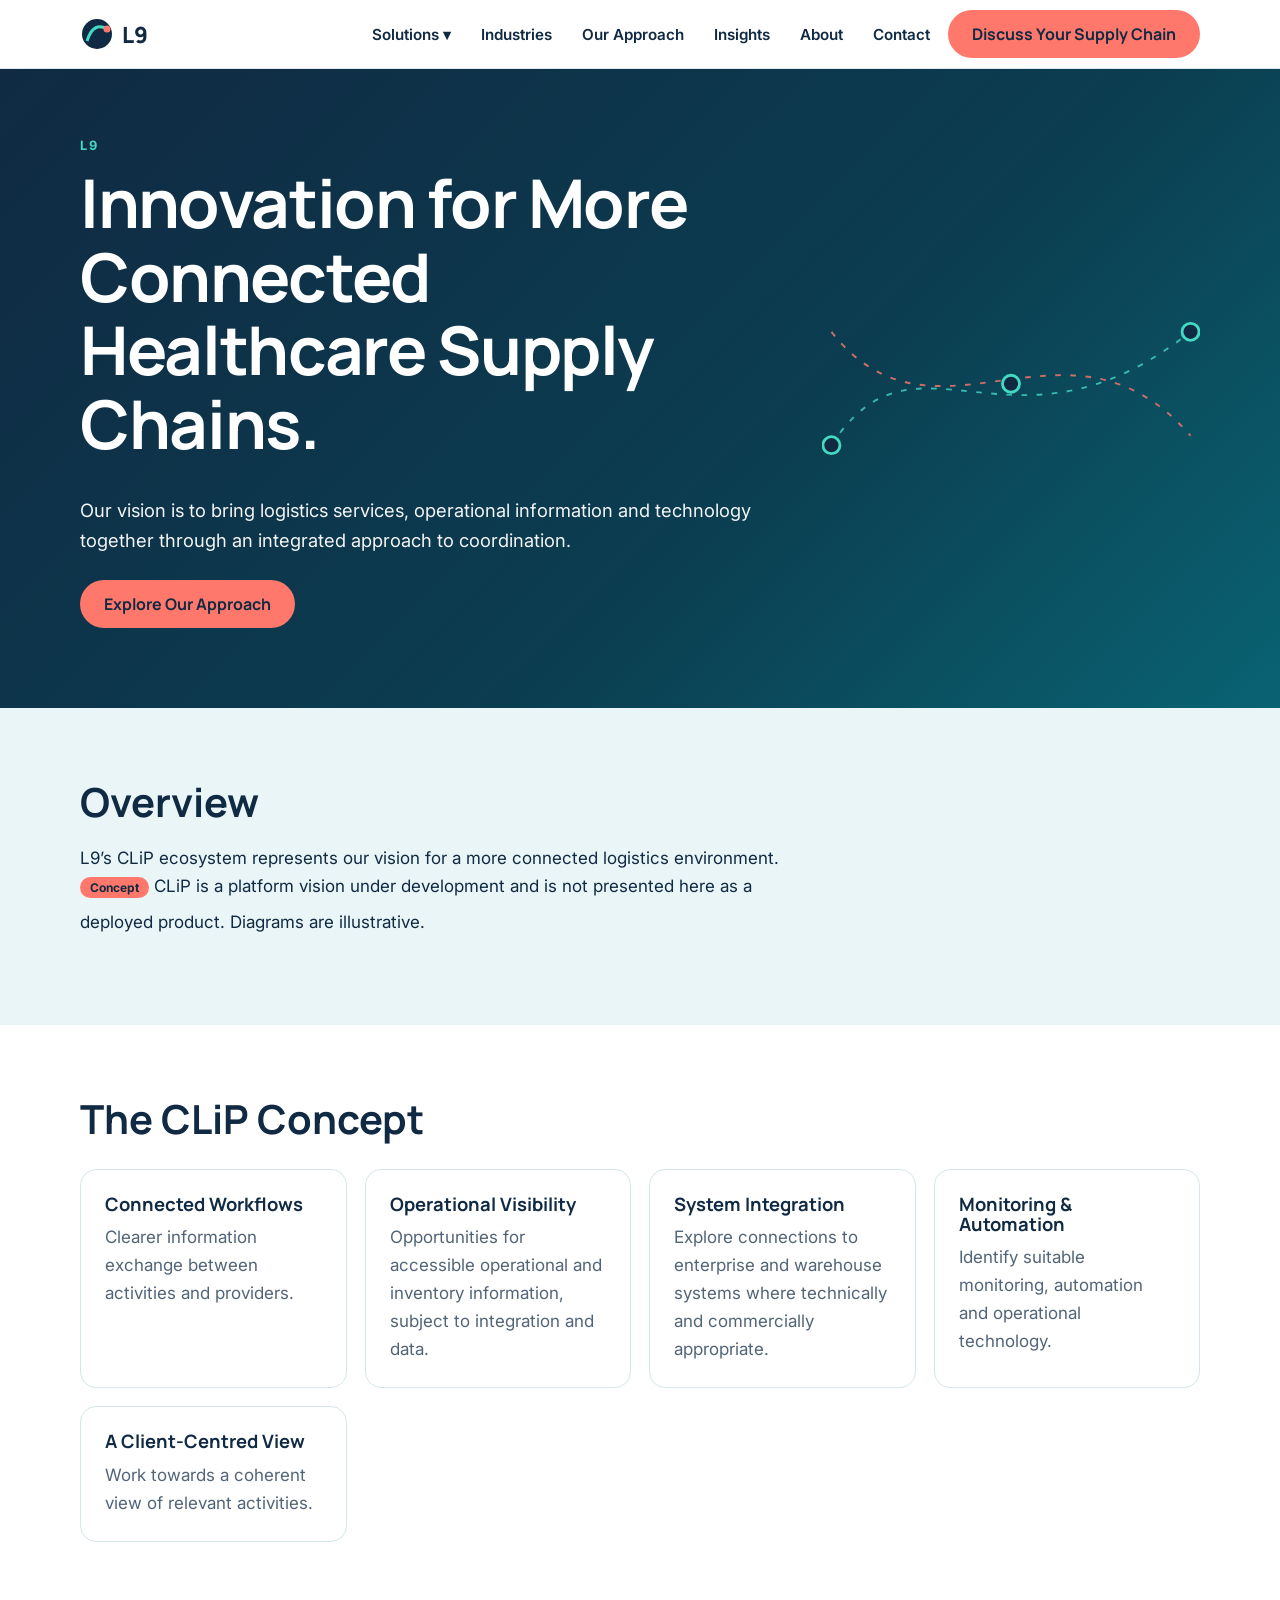
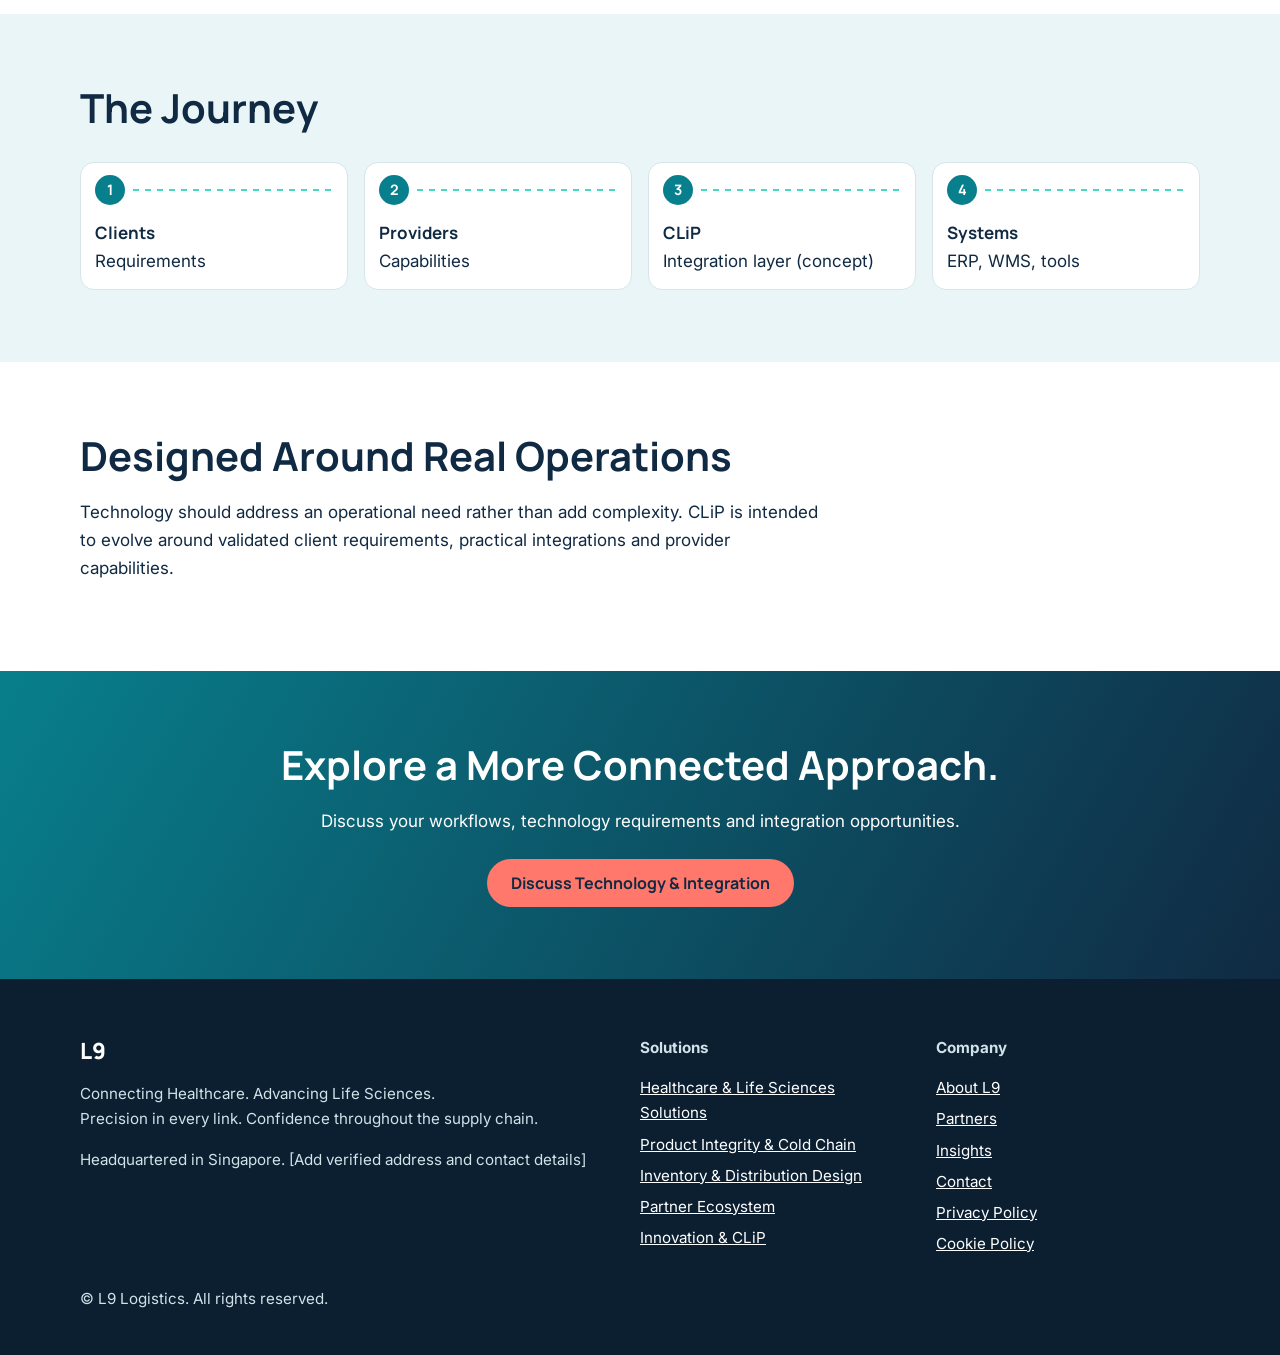
<file: technology-clip.html>
<!doctype html><html lang="en" class="nojs"><head><meta charset="utf-8"><meta name="viewport" content="width=device-width,initial-scale=1"><title>Healthcare Logistics Technology & CLiP | L9</title><meta name="description" content="Discover L9's vision for connected healthcare logistics, integrated information workflows, operational visibility and technology-enabled supply chain coordination."><link rel="canonical" href="https://YOUR-SITE.pages.dev/technology-clip"><meta property="og:title" content="Healthcare Logistics Technology & CLiP | L9"><meta property="og:description" content="Discover L9's vision for connected healthcare logistics, integrated information workflows, operational visibility and technology-enabled supply chain coordination."><meta property="og:type" content="website"><meta property="og:url" content="https://YOUR-SITE.pages.dev/technology-clip">
<link rel="icon" href="/favicon.svg"><link rel="preconnect" href="https://fonts.googleapis.com"><link rel="preconnect" href="https://fonts.gstatic.com" crossorigin><link rel="stylesheet" href="https://fonts.googleapis.com/css2?family=Inter:wght@400;600&family=Manrope:wght@700;800&display=swap"><link rel="stylesheet" href="/style.css"><script type="application/ld+json">{"@context":"https://schema.org","@graph":[{"@type":"Organization","name":"L9 Logistics","url":"https://YOUR-SITE.pages.dev/","description":"Singapore-headquartered supply chain innovation and solutions for healthcare and life sciences."},{"@type":"WebSite","name":"L9 Logistics","url":"https://YOUR-SITE.pages.dev/"}]}</script></head><body>
<a class="skip" href="#main">Skip to content</a><header><div class="w bar"><a class="logo" href="/" aria-label="L9 Logistics home"><svg width="34" height="34" viewBox="0 0 34 34" aria-hidden="true"><circle cx="17" cy="17" r="15" fill="#102A43"/><path d="M7 24 C12 8 20 8 27 12" stroke="#43D9C3" stroke-width="3" fill="none"/><circle cx="27" cy="12" r="3.5" fill="#FF786B"/></svg>L9</a>
<button class="mb" id="mb" aria-expanded="false" aria-controls="nv">Menu</button><nav id="nv" aria-label="Main"><ul><li class="dd"><button class="sb" aria-expanded="false">Solutions ▾</button><ul class="sub"><li><a href="/healthcare-life-sciences">Healthcare & Life Sciences Solutions</a></li><li><a href="/cold-chain">Product Integrity & Cold Chain</a></li><li><a href="/warehousing-distribution">Inventory & Distribution Design</a></li><li><a href="/integrated-network">Partner Ecosystem</a></li><li><a href="/technology-clip">Innovation & CLiP</a></li></ul></li>
<li><a href="/healthcare-life-sciences">Industries</a></li><li><a href="/about">Our Approach</a></li><li><a href="/insights">Insights</a></li><li><a href="/about">About</a></li><li><a href="/contact">Contact</a></li><li class="hdrbtn"><a class="btn" href="/contact">Discuss Your Supply Chain</a></li></ul></nav></div></header>
<main id="main"><div class="hero sm"><div class="w"><div><p class="eyebrow">L9</p><h1>Innovation for More Connected Healthcare Supply Chains.</h1><p class="lead">Our vision is to bring logistics services, operational information and technology together through an integrated approach to coordination.</p><div class="row"><a class="btn" href="/contact">Explore Our Approach</a></div></div><svg class="net" viewBox="0 0 400 200" aria-hidden="true"><path class="r" d="M10 160 C100 20 200 190 390 40"/><path class="r r2" d="M10 40 C120 180 260 0 390 150"/><circle class="nd" cx="10" cy="160" r="9"/><circle class="nd" cx="390" cy="40" r="9"/><circle class="nd" cx="200" cy="95" r="9"/></svg></div></div><section class="ice"><div class="w"><h2 class="rv">Overview</h2><p class="rv" style="max-width:68ch">L9’s CLiP ecosystem represents our vision for a more connected logistics environment. <span class='tag'>Concept</span> CLiP is a platform vision under development and is not presented here as a deployed product. Diagrams are illustrative.</p></div></section><section class=""><div class="w"><h2 class="rv">The CLiP Concept</h2><p class="rv" style="max-width:68ch"></p><div class="grid"><div class="card rv"><h3>Connected Workflows</h3><p>Clearer information exchange between activities and providers.</p></div><div class="card rv"><h3>Operational Visibility</h3><p>Opportunities for accessible operational and inventory information, subject to integration and data.</p></div><div class="card rv"><h3>System Integration</h3><p>Explore connections to enterprise and warehouse systems where technically and commercially appropriate.</p></div><div class="card rv"><h3>Monitoring & Automation</h3><p>Identify suitable monitoring, automation and operational technology.</p></div><div class="card rv"><h3>A Client-Centred View</h3><p>Work towards a coherent view of relevant activities.</p></div></div></div></section><section class="ice"><div class="w"><h2 class="rv">The Journey</h2><p class="rv" style="max-width:68ch"></p><ol class="flow"><li class="rv"><b>Clients</b>Requirements</li><li class="rv"><b>Providers</b>Capabilities</li><li class="rv"><b>CLiP</b>Integration layer (concept)</li><li class="rv"><b>Systems</b>ERP, WMS, tools</li></ol></div></section><section class=""><div class="w"><h2 class="rv">Designed Around Real Operations</h2><p class="rv" style="max-width:68ch">Technology should address an operational need rather than add complexity. CLiP is intended to evolve around validated client requirements, practical integrations and provider capabilities.</p></div></section><section class="cta"><div class="w"><h2 class="rv">Explore a More Connected Approach.</h2><p>Discuss your workflows, technology requirements and integration opportunities.</p><a class="btn" href="/contact">Discuss Technology & Integration</a></div></section></main>
<footer><div class="w fg"><div><div class="logo" style="color:#fff">L9</div><p>Connecting Healthcare. Advancing Life Sciences.<br>Precision in every link. Confidence throughout the supply chain.</p><p>Headquartered in Singapore. [Add verified address and contact details]</p></div><div><b>Solutions</b><ul><li><a href="/healthcare-life-sciences">Healthcare & Life Sciences Solutions</a></li><li><a href="/cold-chain">Product Integrity & Cold Chain</a></li><li><a href="/warehousing-distribution">Inventory & Distribution Design</a></li><li><a href="/integrated-network">Partner Ecosystem</a></li><li><a href="/technology-clip">Innovation & CLiP</a></li></ul></div><div><b>Company</b><ul><li><a href="/about">About L9</a></li><li><a href="/partners">Partners</a></li><li><a href="/insights">Insights</a></li><li><a href="/contact">Contact</a></li><li><a href="/privacy">Privacy Policy</a></li><li><a href="/cookies">Cookie Policy</a></li></ul></div></div><div class="w"><p>© L9 Logistics. All rights reserved.</p></div></footer><script src="/script.js"></script></body></html>
</file>
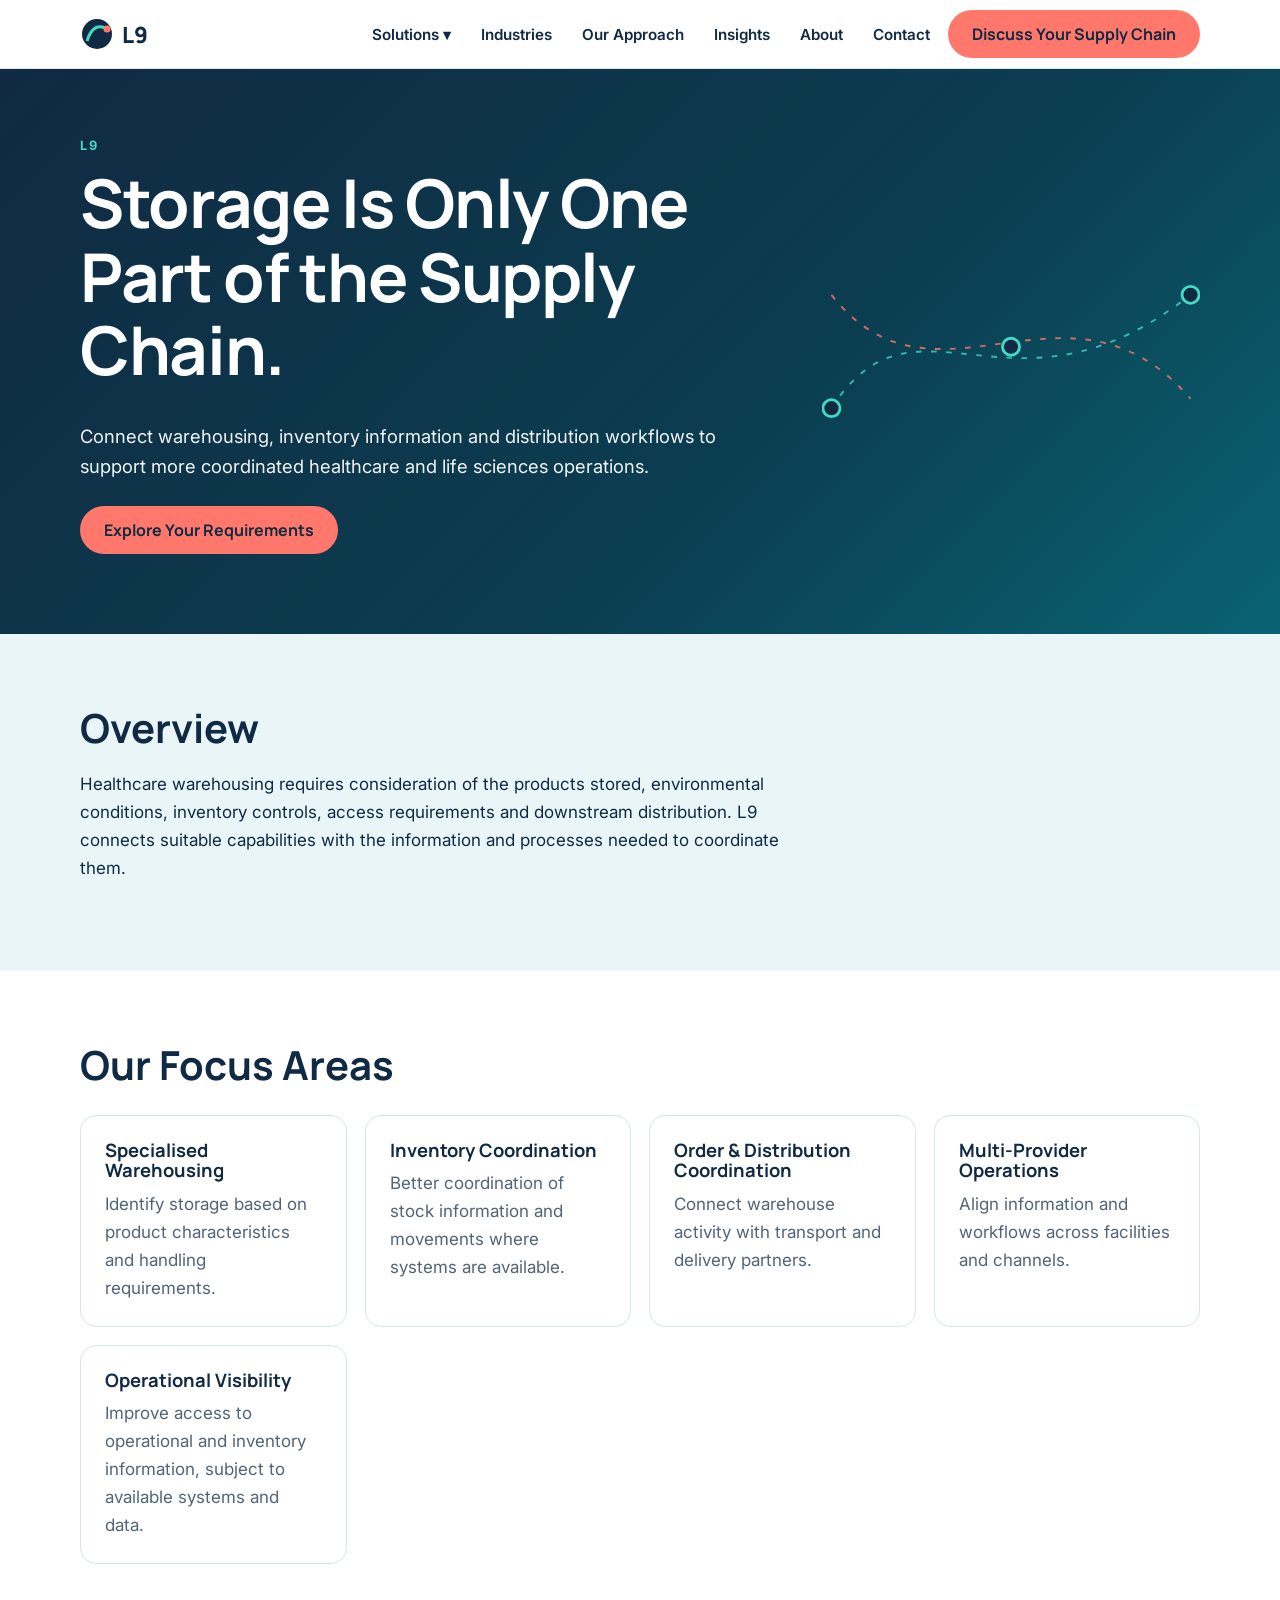
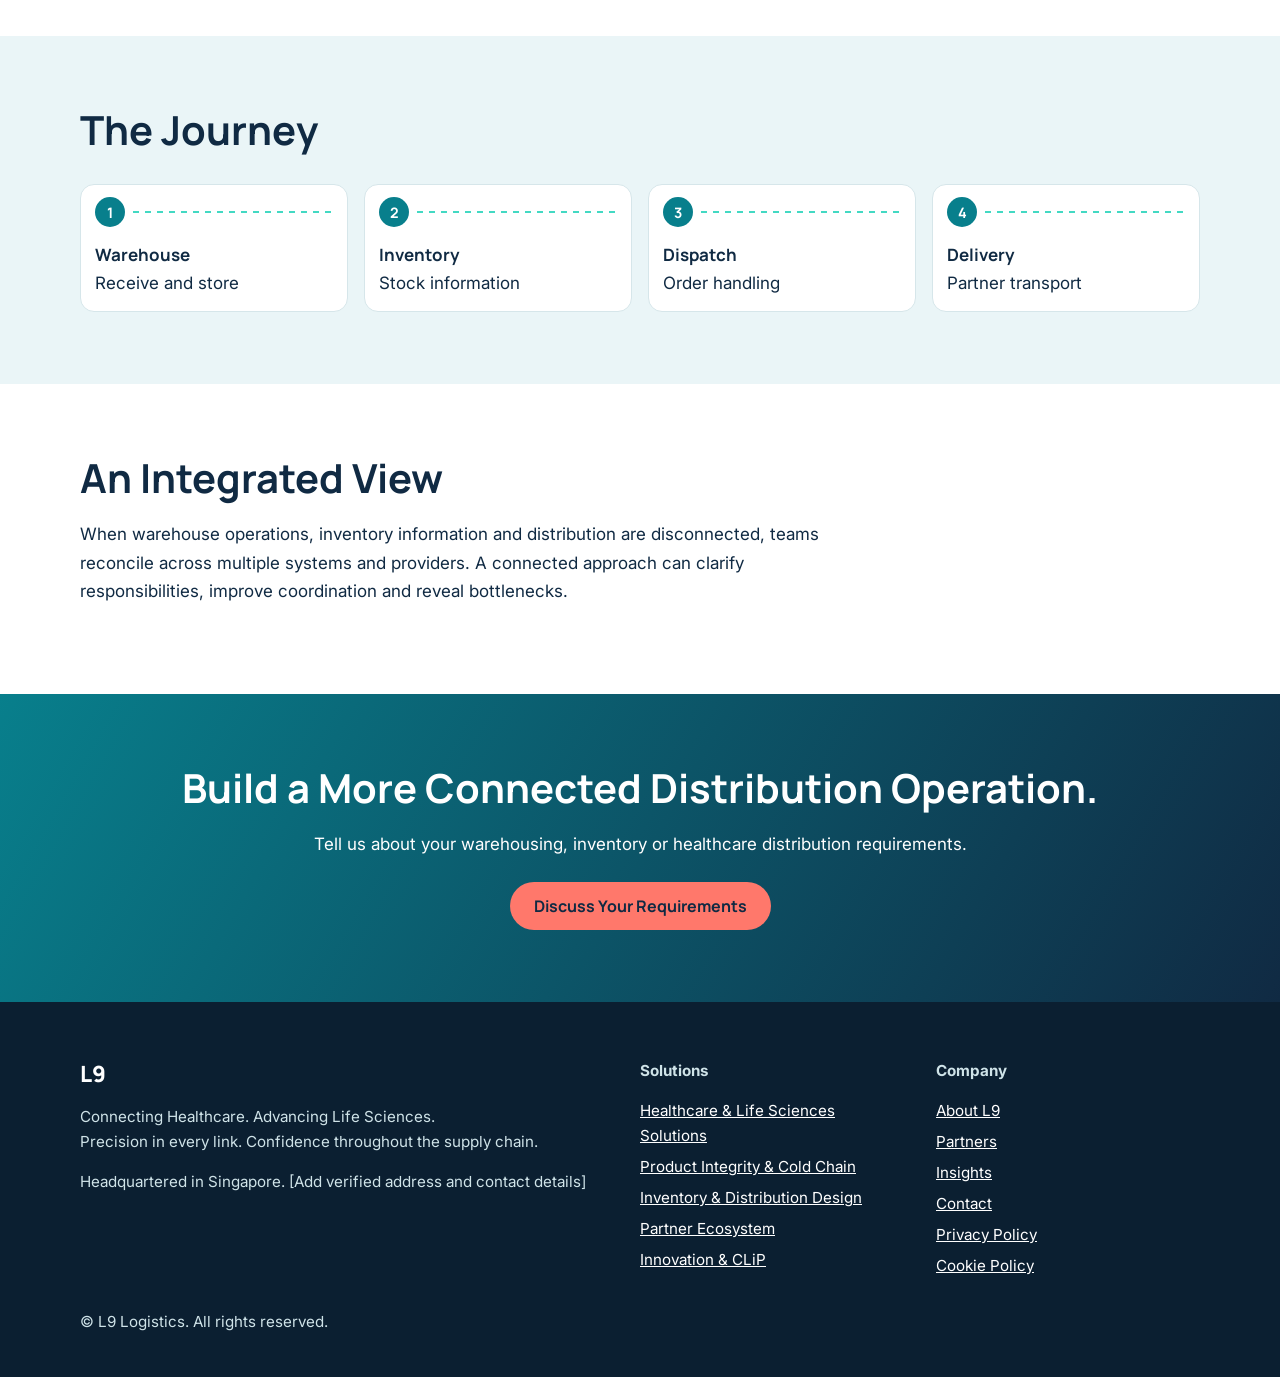
<file: warehousing-distribution.html>
<!doctype html><html lang="en" class="nojs"><head><meta charset="utf-8"><meta name="viewport" content="width=device-width,initial-scale=1"><title>Inventory & Distribution Design for Healthcare | L9</title><meta name="description" content="Inventory and distribution design for healthcare and life sciences, shaped around product requirements and operational needs."><link rel="canonical" href="https://YOUR-SITE.pages.dev/warehousing-distribution"><meta property="og:title" content="Inventory & Distribution Design for Healthcare | L9"><meta property="og:description" content="Inventory and distribution design for healthcare and life sciences, shaped around product requirements and operational needs."><meta property="og:type" content="website"><meta property="og:url" content="https://YOUR-SITE.pages.dev/warehousing-distribution">
<link rel="icon" href="/favicon.svg"><link rel="preconnect" href="https://fonts.googleapis.com"><link rel="preconnect" href="https://fonts.gstatic.com" crossorigin><link rel="stylesheet" href="https://fonts.googleapis.com/css2?family=Inter:wght@400;600&family=Manrope:wght@700;800&display=swap"><link rel="stylesheet" href="/style.css"><script type="application/ld+json">{"@context":"https://schema.org","@graph":[{"@type":"Organization","name":"L9 Logistics","url":"https://YOUR-SITE.pages.dev/","description":"Singapore-headquartered supply chain innovation and solutions for healthcare and life sciences."},{"@type":"WebSite","name":"L9 Logistics","url":"https://YOUR-SITE.pages.dev/"}]}</script></head><body>
<a class="skip" href="#main">Skip to content</a><header><div class="w bar"><a class="logo" href="/" aria-label="L9 Logistics home"><svg width="34" height="34" viewBox="0 0 34 34" aria-hidden="true"><circle cx="17" cy="17" r="15" fill="#102A43"/><path d="M7 24 C12 8 20 8 27 12" stroke="#43D9C3" stroke-width="3" fill="none"/><circle cx="27" cy="12" r="3.5" fill="#FF786B"/></svg>L9</a>
<button class="mb" id="mb" aria-expanded="false" aria-controls="nv">Menu</button><nav id="nv" aria-label="Main"><ul><li class="dd"><button class="sb" aria-expanded="false">Solutions ▾</button><ul class="sub"><li><a href="/healthcare-life-sciences">Healthcare & Life Sciences Solutions</a></li><li><a href="/cold-chain">Product Integrity & Cold Chain</a></li><li><a href="/warehousing-distribution">Inventory & Distribution Design</a></li><li><a href="/integrated-network">Partner Ecosystem</a></li><li><a href="/technology-clip">Innovation & CLiP</a></li></ul></li>
<li><a href="/healthcare-life-sciences">Industries</a></li><li><a href="/about">Our Approach</a></li><li><a href="/insights">Insights</a></li><li><a href="/about">About</a></li><li><a href="/contact">Contact</a></li><li class="hdrbtn"><a class="btn" href="/contact">Discuss Your Supply Chain</a></li></ul></nav></div></header>
<main id="main"><div class="hero sm"><div class="w"><div><p class="eyebrow">L9</p><h1>Storage Is Only One Part of the Supply Chain.</h1><p class="lead">Connect warehousing, inventory information and distribution workflows to support more coordinated healthcare and life sciences operations.</p><div class="row"><a class="btn" href="/contact">Explore Your Requirements</a></div></div><svg class="net" viewBox="0 0 400 200" aria-hidden="true"><path class="r" d="M10 160 C100 20 200 190 390 40"/><path class="r r2" d="M10 40 C120 180 260 0 390 150"/><circle class="nd" cx="10" cy="160" r="9"/><circle class="nd" cx="390" cy="40" r="9"/><circle class="nd" cx="200" cy="95" r="9"/></svg></div></div><section class="ice"><div class="w"><h2 class="rv">Overview</h2><p class="rv" style="max-width:68ch">Healthcare warehousing requires consideration of the products stored, environmental conditions, inventory controls, access requirements and downstream distribution. L9 connects suitable capabilities with the information and processes needed to coordinate them.</p></div></section><section class=""><div class="w"><h2 class="rv">Our Focus Areas</h2><p class="rv" style="max-width:68ch"></p><div class="grid"><div class="card rv"><h3>Specialised Warehousing</h3><p>Identify storage based on product characteristics and handling requirements.</p></div><div class="card rv"><h3>Inventory Coordination</h3><p>Better coordination of stock information and movements where systems are available.</p></div><div class="card rv"><h3>Order & Distribution Coordination</h3><p>Connect warehouse activity with transport and delivery partners.</p></div><div class="card rv"><h3>Multi-Provider Operations</h3><p>Align information and workflows across facilities and channels.</p></div><div class="card rv"><h3>Operational Visibility</h3><p>Improve access to operational and inventory information, subject to available systems and data.</p></div></div></div></section><section class="ice"><div class="w"><h2 class="rv">The Journey</h2><p class="rv" style="max-width:68ch"></p><ol class="flow"><li class="rv"><b>Warehouse</b>Receive and store</li><li class="rv"><b>Inventory</b>Stock information</li><li class="rv"><b>Dispatch</b>Order handling</li><li class="rv"><b>Delivery</b>Partner transport</li></ol></div></section><section class=""><div class="w"><h2 class="rv">An Integrated View</h2><p class="rv" style="max-width:68ch">When warehouse operations, inventory information and distribution are disconnected, teams reconcile across multiple systems and providers. A connected approach can clarify responsibilities, improve coordination and reveal bottlenecks.</p></div></section><section class="cta"><div class="w"><h2 class="rv">Build a More Connected Distribution Operation.</h2><p>Tell us about your warehousing, inventory or healthcare distribution requirements.</p><a class="btn" href="/contact">Discuss Your Requirements</a></div></section></main>
<footer><div class="w fg"><div><div class="logo" style="color:#fff">L9</div><p>Connecting Healthcare. Advancing Life Sciences.<br>Precision in every link. Confidence throughout the supply chain.</p><p>Headquartered in Singapore. [Add verified address and contact details]</p></div><div><b>Solutions</b><ul><li><a href="/healthcare-life-sciences">Healthcare & Life Sciences Solutions</a></li><li><a href="/cold-chain">Product Integrity & Cold Chain</a></li><li><a href="/warehousing-distribution">Inventory & Distribution Design</a></li><li><a href="/integrated-network">Partner Ecosystem</a></li><li><a href="/technology-clip">Innovation & CLiP</a></li></ul></div><div><b>Company</b><ul><li><a href="/about">About L9</a></li><li><a href="/partners">Partners</a></li><li><a href="/insights">Insights</a></li><li><a href="/contact">Contact</a></li><li><a href="/privacy">Privacy Policy</a></li><li><a href="/cookies">Cookie Policy</a></li></ul></div></div><div class="w"><p>© L9 Logistics. All rights reserved.</p></div></footer><script src="/script.js"></script></body></html>
</file>
<file: style.css>
:root{--n:#102A43;--t:#087F8C;--i:#EAF5F7;--a:#43D9C3;--c:#FF786B;--m:#DDF5EC;--s:#526477}
*{box-sizing:border-box}html{scroll-behavior:smooth}
body{margin:0;font:17px/1.65 Inter,system-ui,sans-serif;color:var(--n);background:#fff;overflow-x:hidden}
h1,h2,h3{font-family:Manrope,"Space Grotesk",system-ui,sans-serif;line-height:1.1;margin:0 0 .5em}
h1{font-size:clamp(2.1rem,6vw,4.2rem);letter-spacing:-.02em}h2{font-size:clamp(1.6rem,3.6vw,2.5rem)}h3{font-size:1.15rem}
a{color:var(--t)}.w{max-width:1160px;margin:auto;padding:0 20px}
:focus-visible{outline:3px solid var(--c);outline-offset:3px}
.skip{position:absolute;left:-999px}.skip:focus{left:10px;top:10px;background:#fff;padding:8px;z-index:99}
header{position:sticky;top:0;background:rgba(255,255,255,.94);backdrop-filter:blur(8px);z-index:50;border-bottom:1px solid #dde7ea}
.bar{display:flex;align-items:center;justify-content:space-between;min-height:68px;gap:12px}
.logo{display:flex;align-items:center;gap:8px;font:800 1.4rem Manrope,sans-serif;color:var(--n);text-decoration:none}
nav ul{list-style:none;display:flex;gap:6px;margin:0;padding:0;align-items:center}
nav a,nav button.sb{color:var(--n);text-decoration:none;padding:12px 12px;border-radius:8px;font:600 .95rem Inter,sans-serif;background:none;border:0;cursor:pointer;min-height:44px;display:inline-flex;align-items:center}
nav a:hover,nav button.sb:hover{background:var(--i)}
.dd{position:relative}.sub{display:none;position:absolute;left:0;top:100%;background:#fff;border:1px solid #dde7ea;border-radius:12px;padding:8px;min-width:300px;box-shadow:0 18px 40px rgba(16,42,67,.15);flex-direction:column;gap:0}
.dd.open .sub{display:flex}.sub li{display:block}
.btn{display:inline-flex;align-items:center;justify-content:center;min-height:48px;padding:12px 24px;border-radius:999px;background:var(--c);color:#102A43!important;font:700 1rem Manrope,sans-serif;text-decoration:none;border:0;cursor:pointer;transition:transform .2s,box-shadow .2s}
.btn:hover{transform:translateY(-2px);box-shadow:0 10px 24px rgba(255,120,107,.4)}
.btn.g{background:transparent;border:2px solid currentColor;color:inherit!important}.btn.g:hover{box-shadow:none;background:rgba(67,217,195,.15)}
.mb{display:none;min-height:44px;min-width:44px;background:var(--n);color:#fff;border:0;border-radius:8px;font-weight:700}
.hero{background:linear-gradient(135deg,var(--n) 0%,#0b3d50 60%,var(--t) 130%);color:#fff;padding:56px 0 64px;overflow:hidden}
.hero .w{display:grid;grid-template-columns:1.05fr .95fr;gap:40px;align-items:center}
.hero.sm .w{grid-template-columns:1.3fr .7fr}.hero.sm{padding:56px 0}
.hero h1 span{color:var(--a)}.lead{font-size:1.15rem;max-width:56ch;opacity:.95}
.row{display:flex;gap:12px;flex-wrap:wrap;margin:24px 0}.trust{font-size:.9rem;color:var(--a);border-left:3px solid var(--c);padding-left:12px}
.eyebrow{font:700 .8rem Inter;letter-spacing:.12em;text-transform:uppercase;color:var(--a)}
svg.net{width:100%;height:auto;max-height:430px}
.r{fill:none;stroke:var(--a);stroke-width:2;stroke-dasharray:6 10;animation:fl 2.4s linear infinite;opacity:.8}
.r2{stroke:var(--c);animation-duration:3.4s}.r3{stroke:#fff;opacity:.35;animation-duration:5s}
@keyframes fl{to{stroke-dashoffset:-64}}
.nd{fill:var(--n);stroke:var(--a);stroke-width:3;cursor:pointer;transition:.2s}.nd.on,.nd:hover{fill:var(--a);stroke:#fff}
.pl{fill:none;stroke:var(--a);animation:pl 2.6s ease-out infinite;transform-box:fill-box;transform-origin:center}
@keyframes pl{from{transform:scale(1);opacity:.9}to{transform:scale(2.6);opacity:0}}
.sig{fill:var(--c)}.glow{fill:rgba(67,217,195,.12)}
.hs{display:flex;gap:8px;flex-wrap:wrap;margin-top:8px}
.hs button{min-height:44px;padding:8px 14px;border-radius:999px;border:1px solid rgba(255,255,255,.4);background:transparent;color:#fff;cursor:pointer;font:600 .9rem Inter}
.hs button[aria-pressed=true]{background:var(--a);color:var(--n);border-color:var(--a)}
#hst{min-height:3.2em;font-size:.95rem;margin:8px 0 0;opacity:.95}
section{padding:72px 0}.ice{background:var(--i)}.dark{background:var(--n);color:#fff}.dark h2{color:#fff}
.grid{display:grid;grid-template-columns:repeat(auto-fit,minmax(240px,1fr));gap:18px;margin-top:28px}
.card{background:#fff;border:1px solid #d6e6ea;border-radius:16px;padding:24px;color:var(--n);position:relative;overflow:hidden;transition:transform .25s,box-shadow .25s}
.card:before{content:"";position:absolute;left:0;top:0;height:4px;width:0;background:linear-gradient(90deg,var(--t),var(--a));transition:width .4s}
.card:hover{transform:translateY(-4px);box-shadow:0 16px 36px rgba(16,42,67,.12)}.card:hover:before{width:100%}
.card p{margin:0;color:var(--s)}.dark .card{background:rgba(255,255,255,.07);border-color:rgba(255,255,255,.18);color:#fff}.dark .card p{color:#cfe3e8}
.two{display:grid;grid-template-columns:1fr 1fr;gap:40px;align-items:start}
.two ul{padding-left:20px}.two li{margin:6px 0}
.flow{list-style:none;margin:32px 0 0;padding:0;display:grid;grid-template-columns:repeat(auto-fit,minmax(170px,1fr));gap:16px;counter-reset:s;position:relative}
.flow li{counter-increment:s;padding:56px 14px 14px;background:#fff;border-radius:14px;border:1px solid #d6e6ea;position:relative;color:var(--n)}
.flow li:before{content:counter(s);position:absolute;top:12px;left:14px;width:30px;height:30px;border-radius:50%;background:var(--t);color:#fff;font:700 .9rem Manrope;display:grid;place-items:center;animation:pl2 3s infinite}
.flow li:after{content:"";position:absolute;top:26px;left:52px;right:14px;height:2px;background:repeating-linear-gradient(90deg,var(--a) 0 6px,transparent 6px 12px);background-size:24px 2px;animation:mv 1s linear infinite}
.flow b{display:block;font-family:Manrope}@keyframes mv{to{background-position:24px 0}}@keyframes pl2{50%{box-shadow:0 0 0 8px rgba(67,217,195,.35)}}
.tag{display:inline-block;background:var(--c);color:var(--n);font:700 .75rem Inter;padding:3px 10px;border-radius:99px;margin-bottom:10px}
.cta{background:linear-gradient(120deg,var(--t),var(--n));color:#fff;text-align:center}.cta p{max-width:60ch;margin:0 auto 24px}
.wave{display:block;width:100%;height:50px}
.rv{opacity:0;transform:translateY(24px);transition:opacity .7s,transform .7s}.rv.in{opacity:1;transform:none}
.nojs .rv{opacity:1;transform:none}
form{display:grid;gap:16px;max-width:680px}label{font-weight:600;display:block;margin-bottom:4px}
input,select,textarea{width:100%;min-height:48px;padding:10px 14px;border:1.5px solid var(--s);border-radius:10px;font:inherit;background:#fff}
.err{color:#b3261e;font-size:.9rem;min-height:1em}[aria-invalid=true]{border-color:#b3261e}
#fs{padding:14px;border-radius:10px;display:none}#fs.ok{display:block;background:var(--m)}#fs.bad{display:block;background:#fde7e4}
.hp{position:absolute;left:-9999px}
footer{background:#0b1f31;color:#cfe3e8;padding:56px 0 28px;font-size:.95rem}footer a{color:#fff}footer ul{list-style:none;padding:0}footer li{margin:6px 0}
.fg{display:grid;grid-template-columns:2fr 1fr 1fr;gap:32px}
.prose{max-width:760px}.prose h2{margin-top:1.6em;font-size:1.5rem}
@media(max-width:900px){.hero .w,.hero.sm .w,.two,.fg{grid-template-columns:1fr}.mb{display:block}
nav{display:none;position:absolute;left:0;right:0;top:100%;background:#fff;border-bottom:1px solid #dde7ea;padding:12px 20px 20px;max-height:80vh;overflow:auto}nav.open{display:block}
nav ul{flex-direction:column;align-items:stretch}.sub{position:static;display:flex;box-shadow:none;border:0;min-width:0;padding-left:12px}.dd .sb{display:none}.hdrbtn{display:none}section{padding:52px 0}}
@media(prefers-reduced-motion:reduce){*,*:before,*:after{animation:none!important;transition:none!important;scroll-behavior:auto!important}.rv{opacity:1;transform:none}}
</file>
